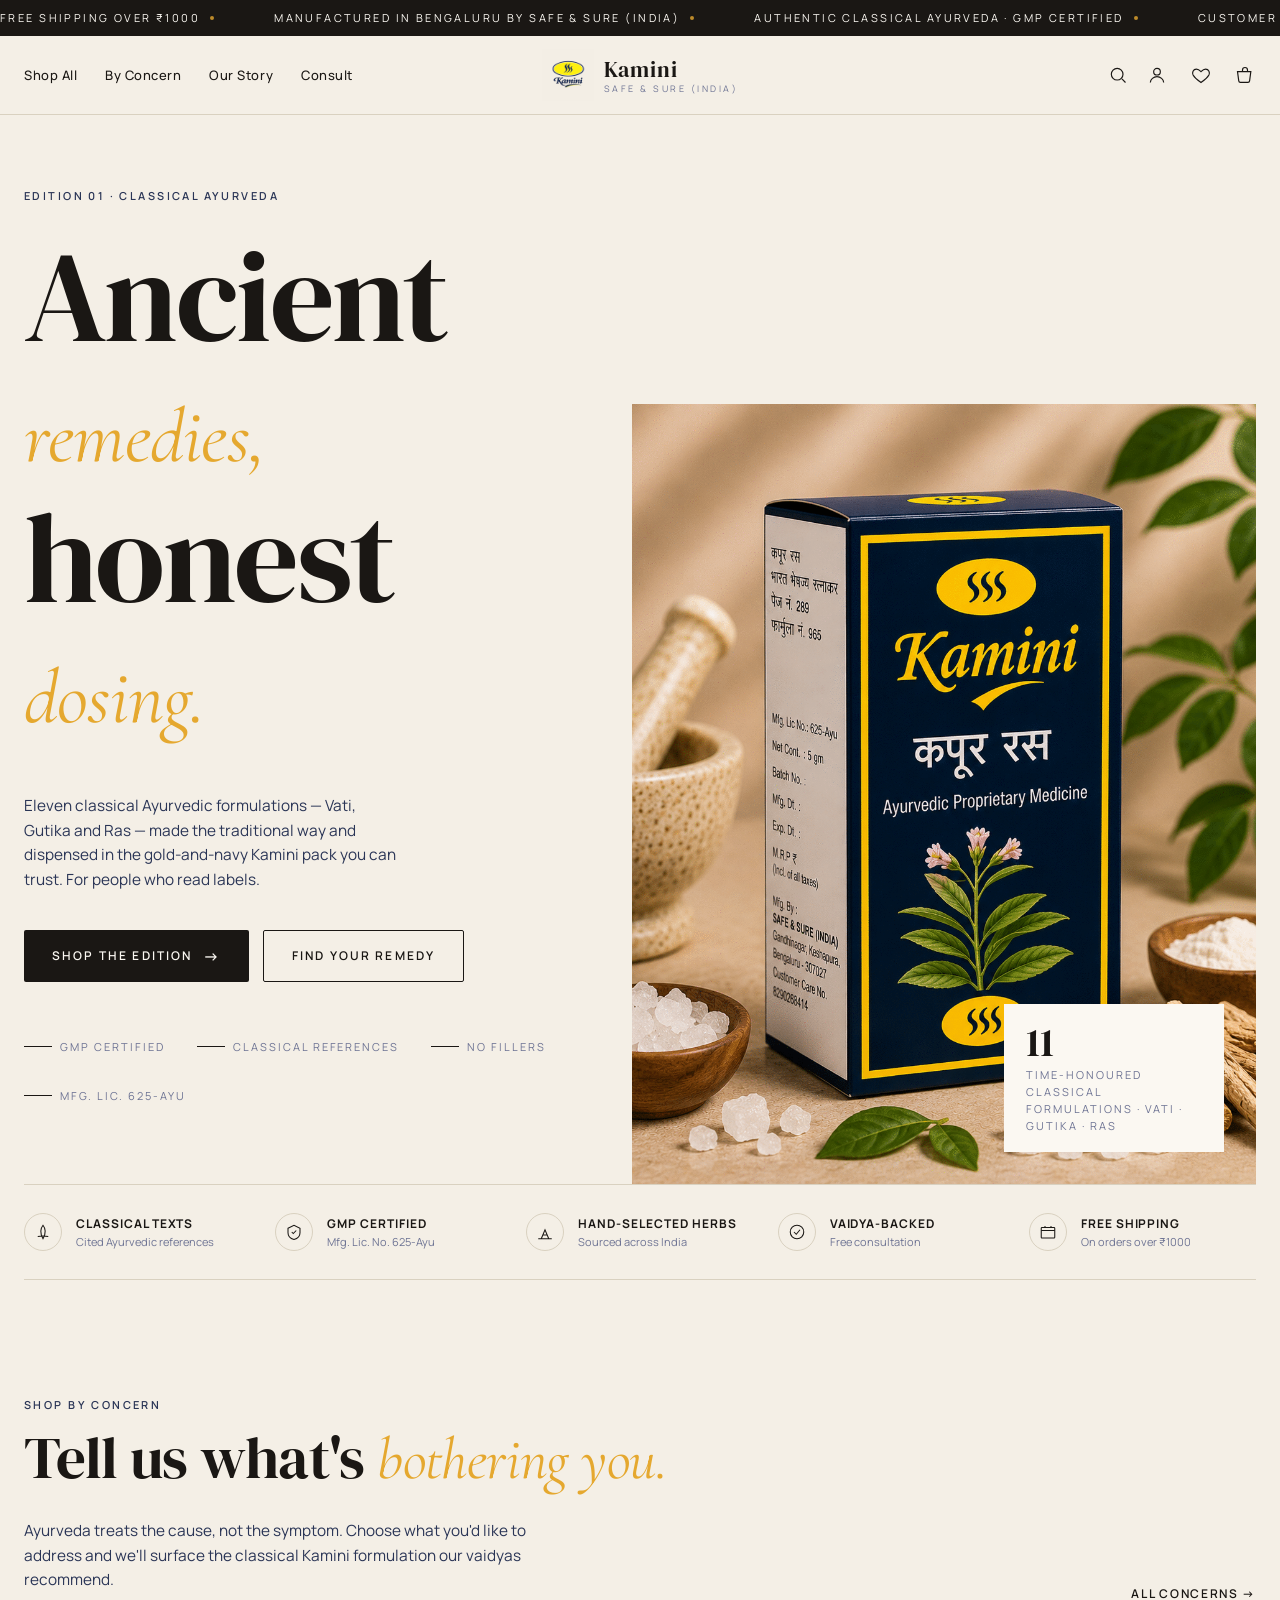
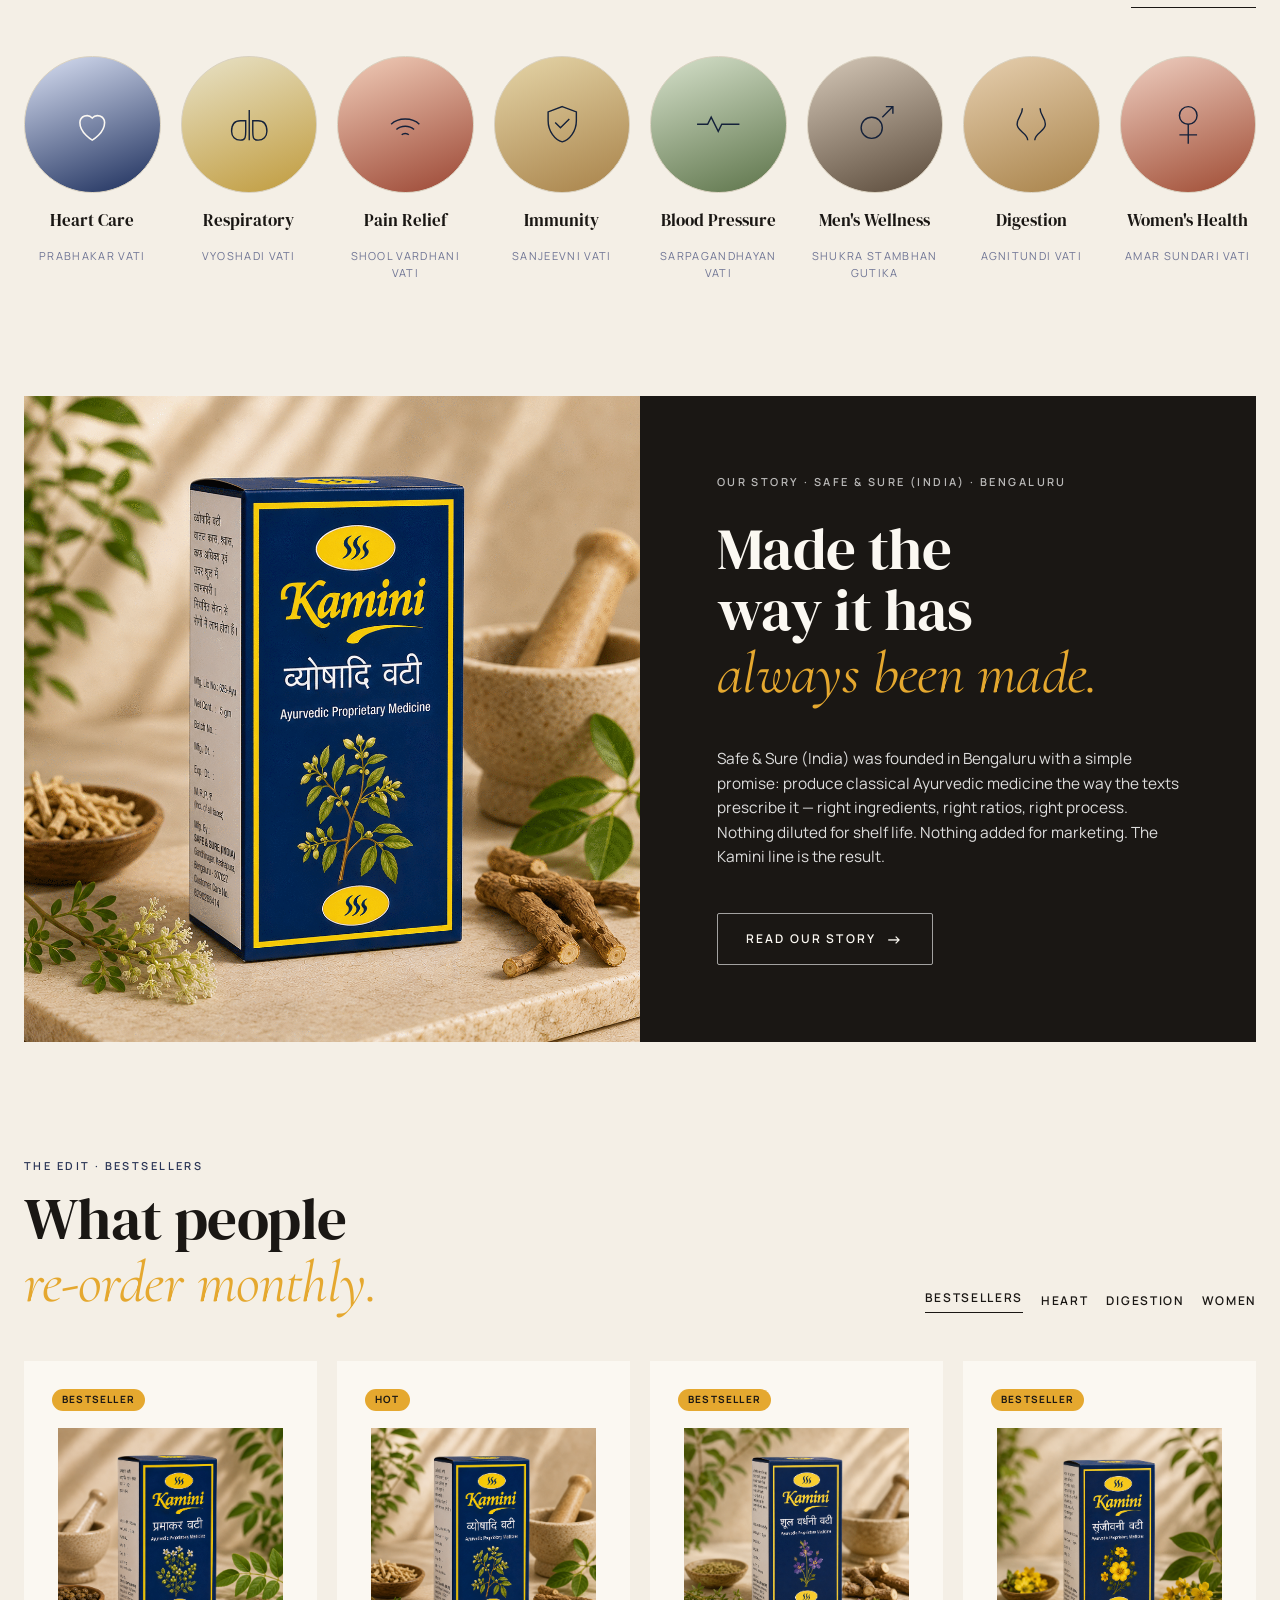
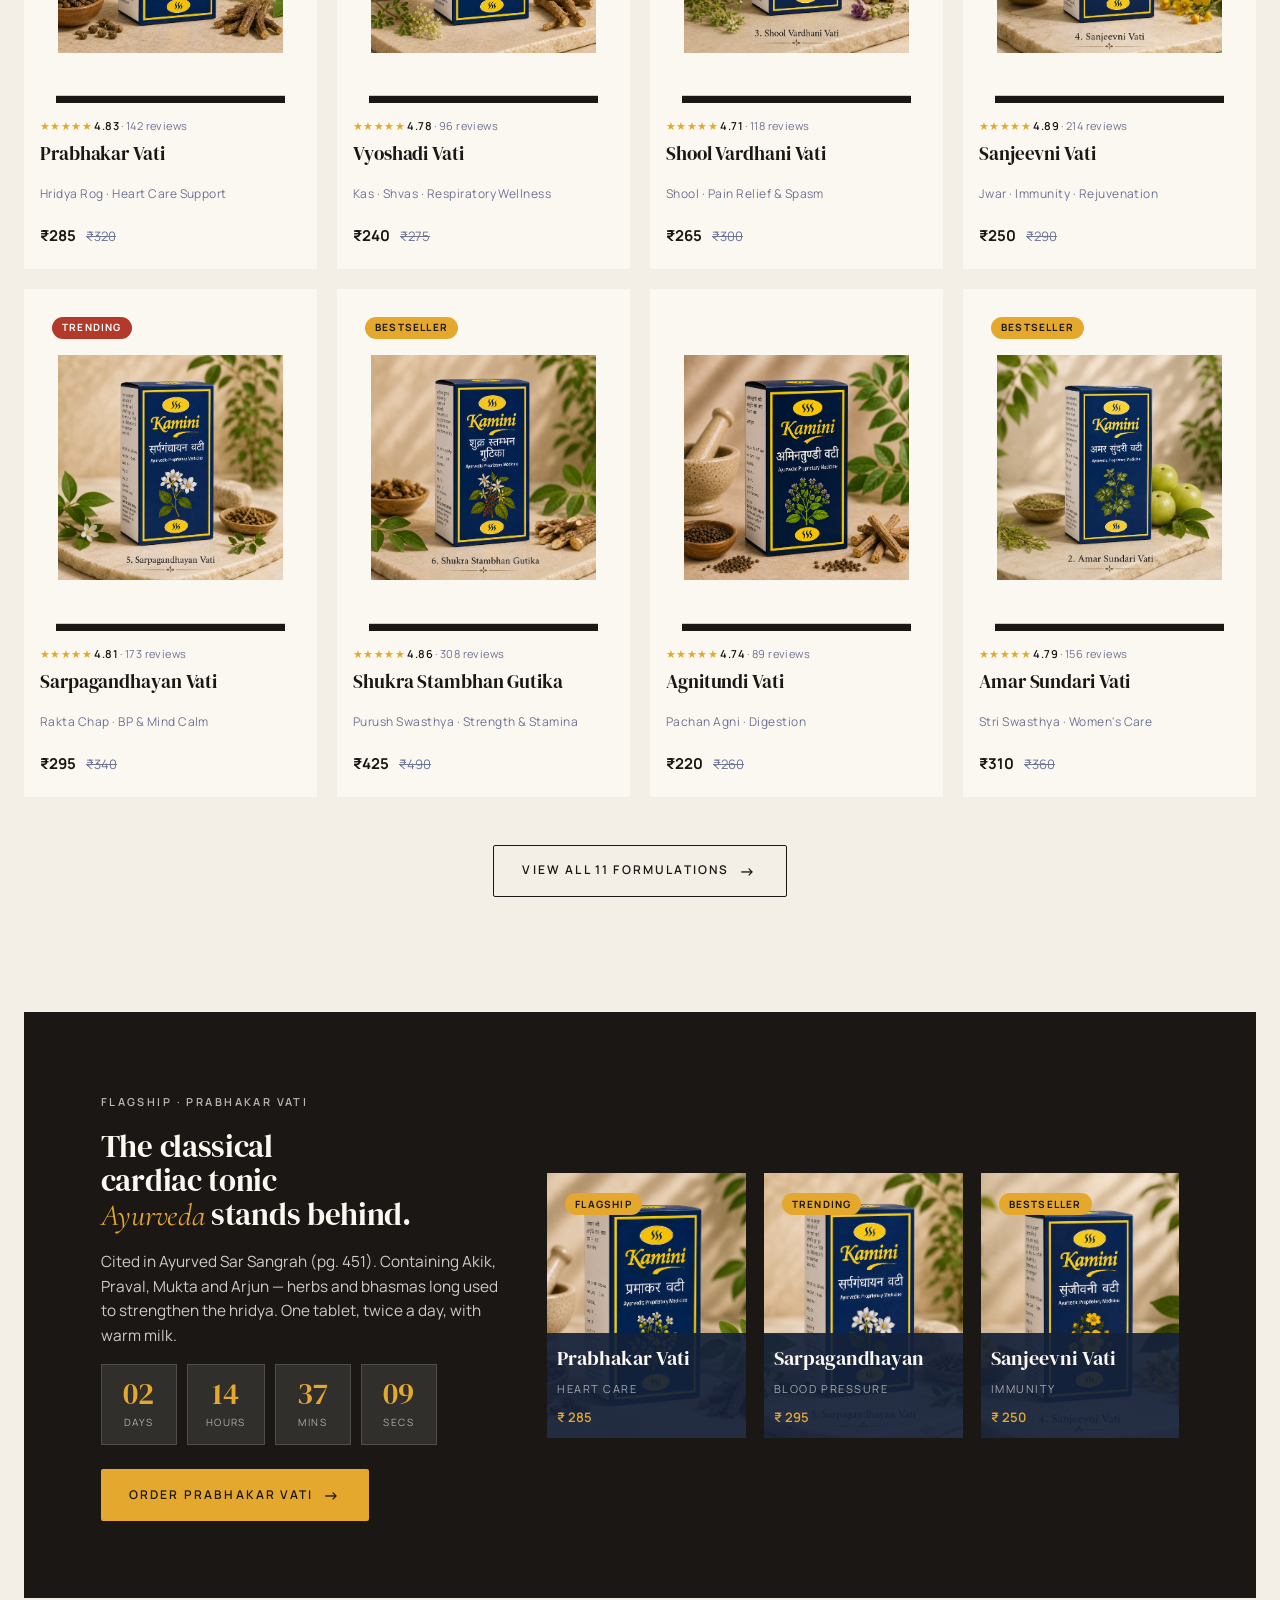
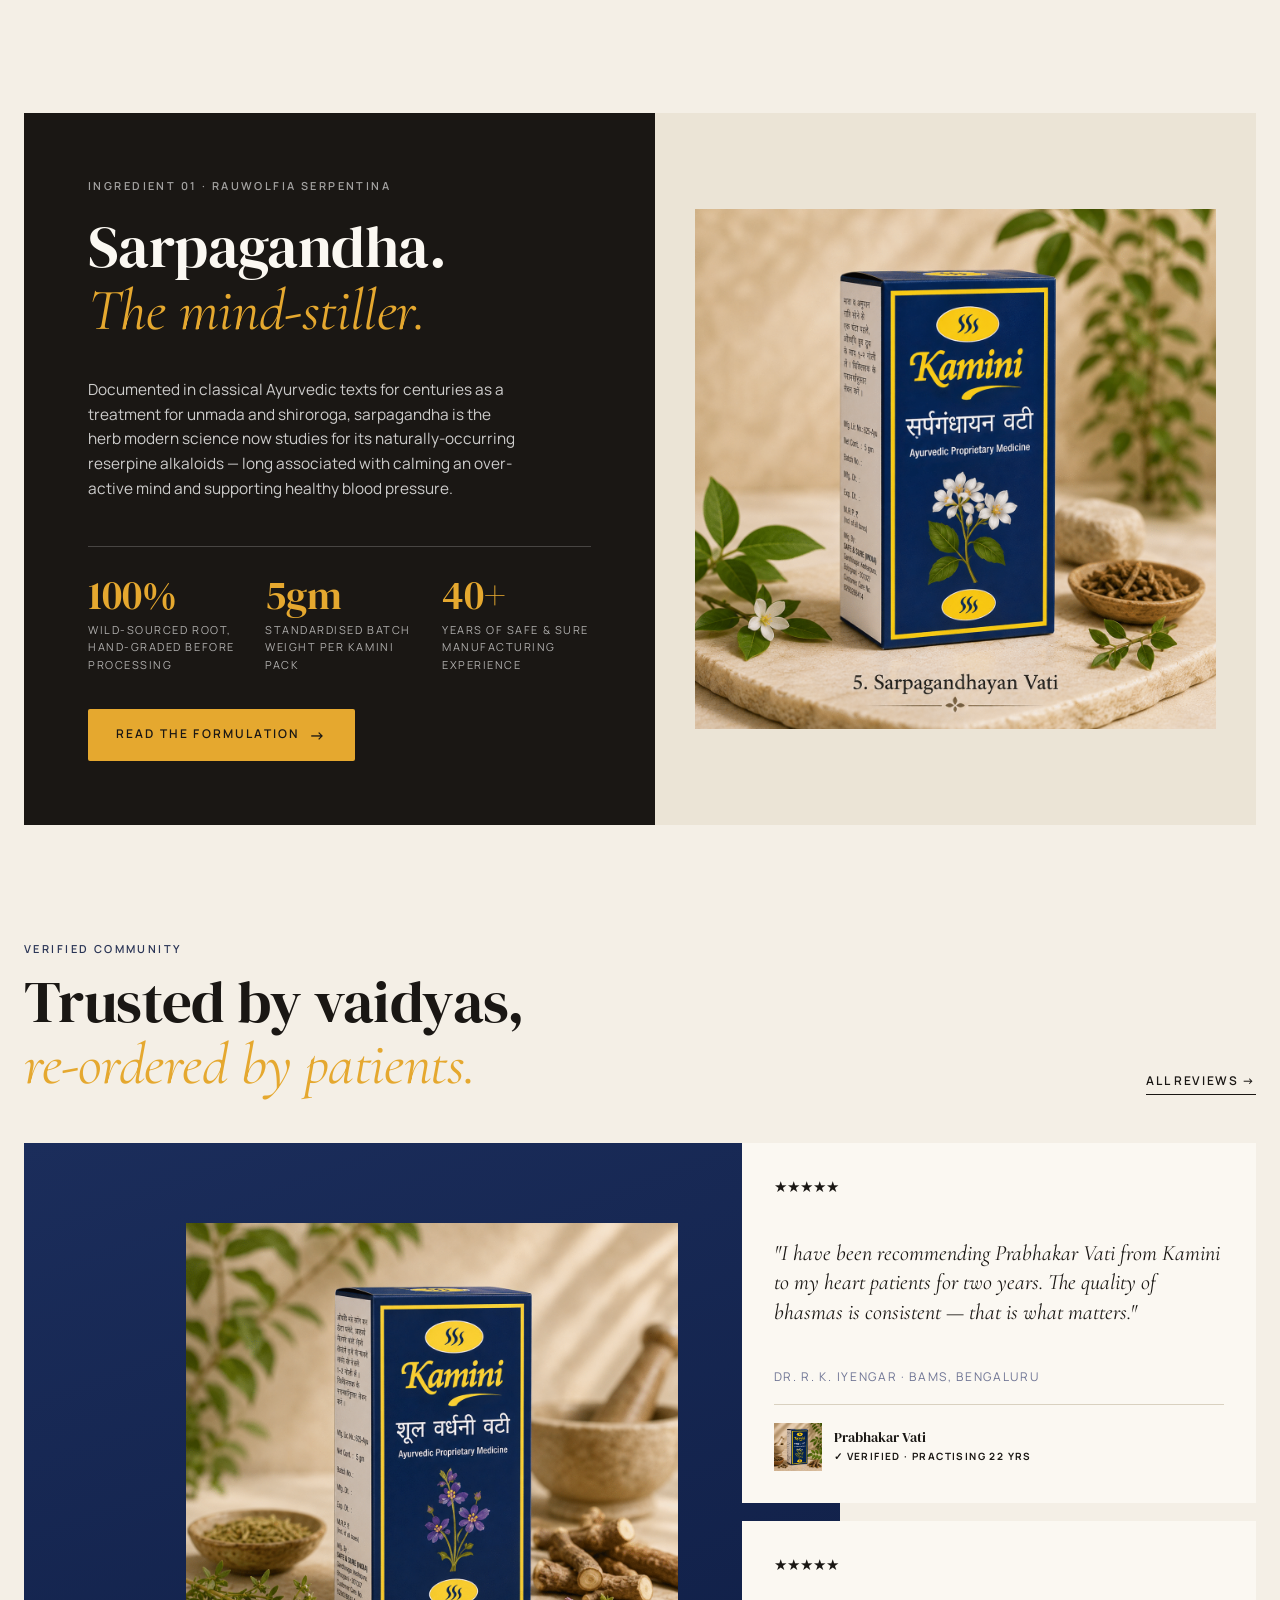
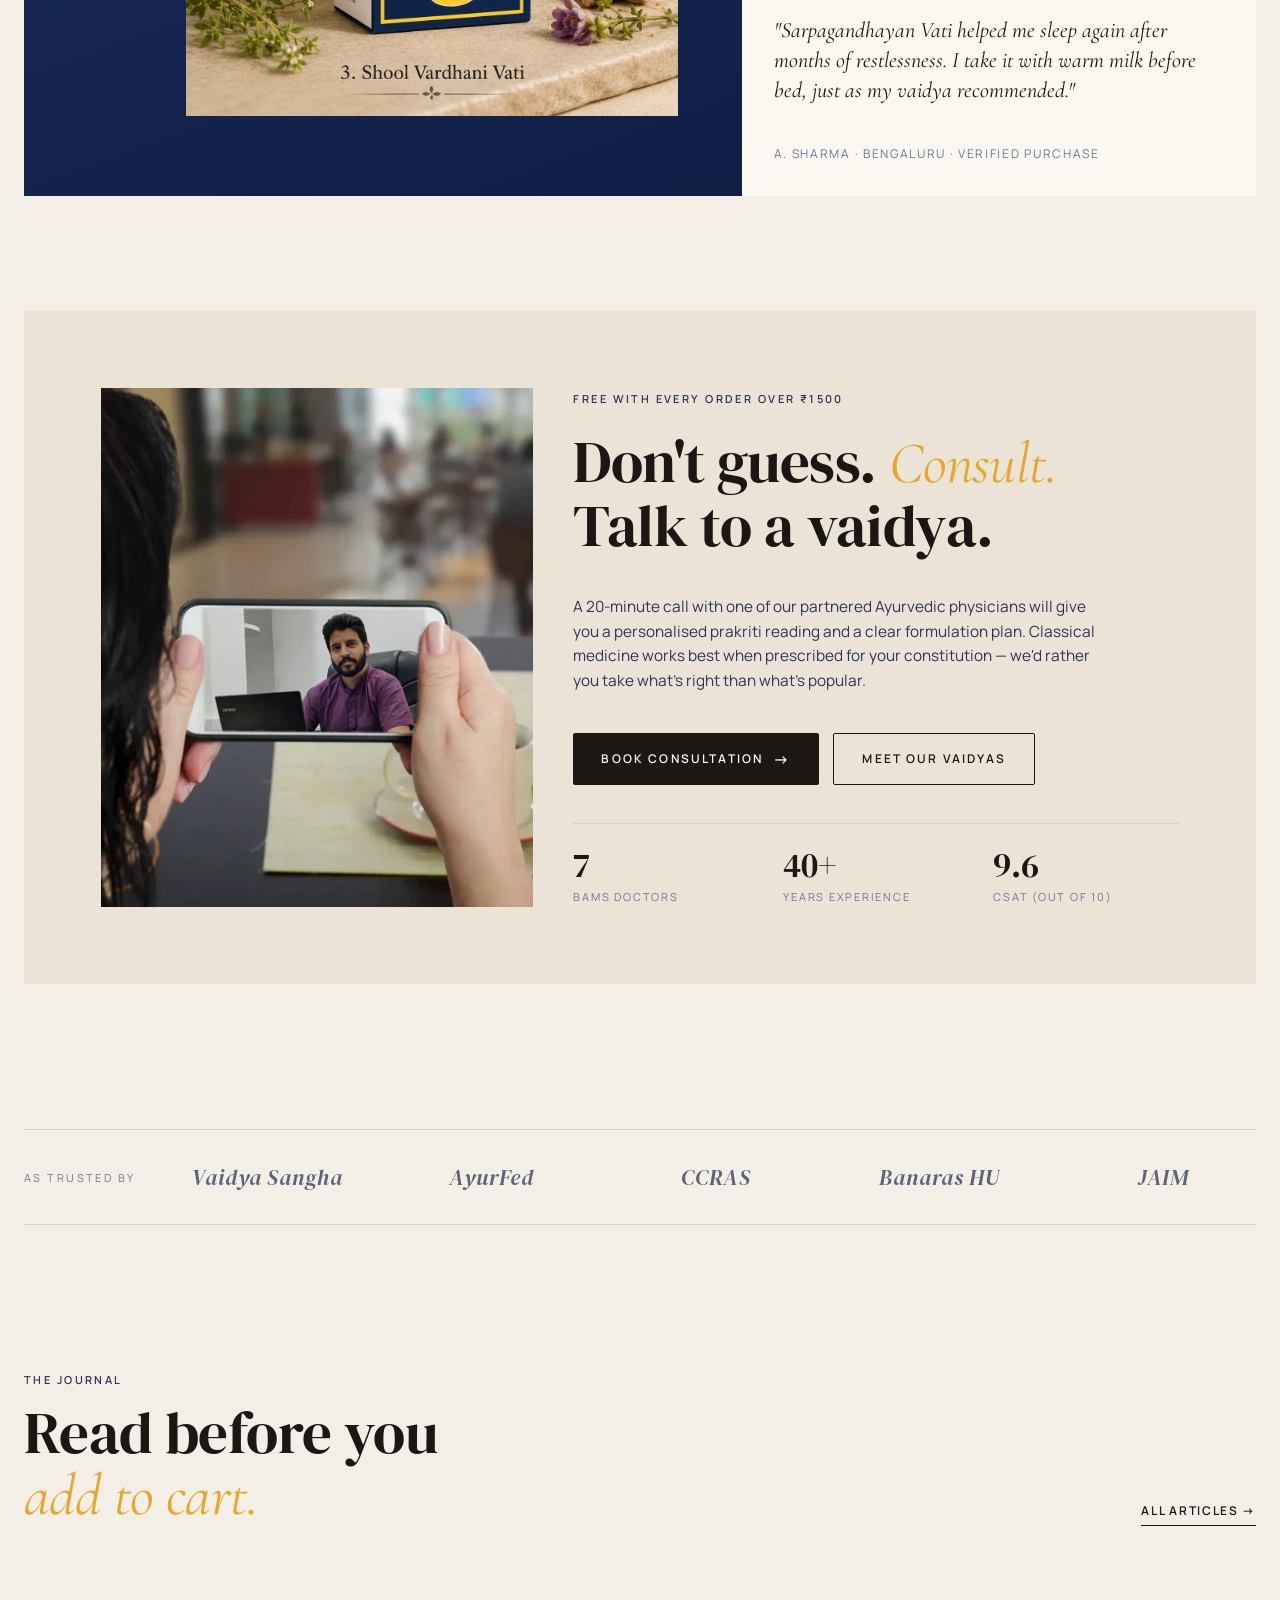
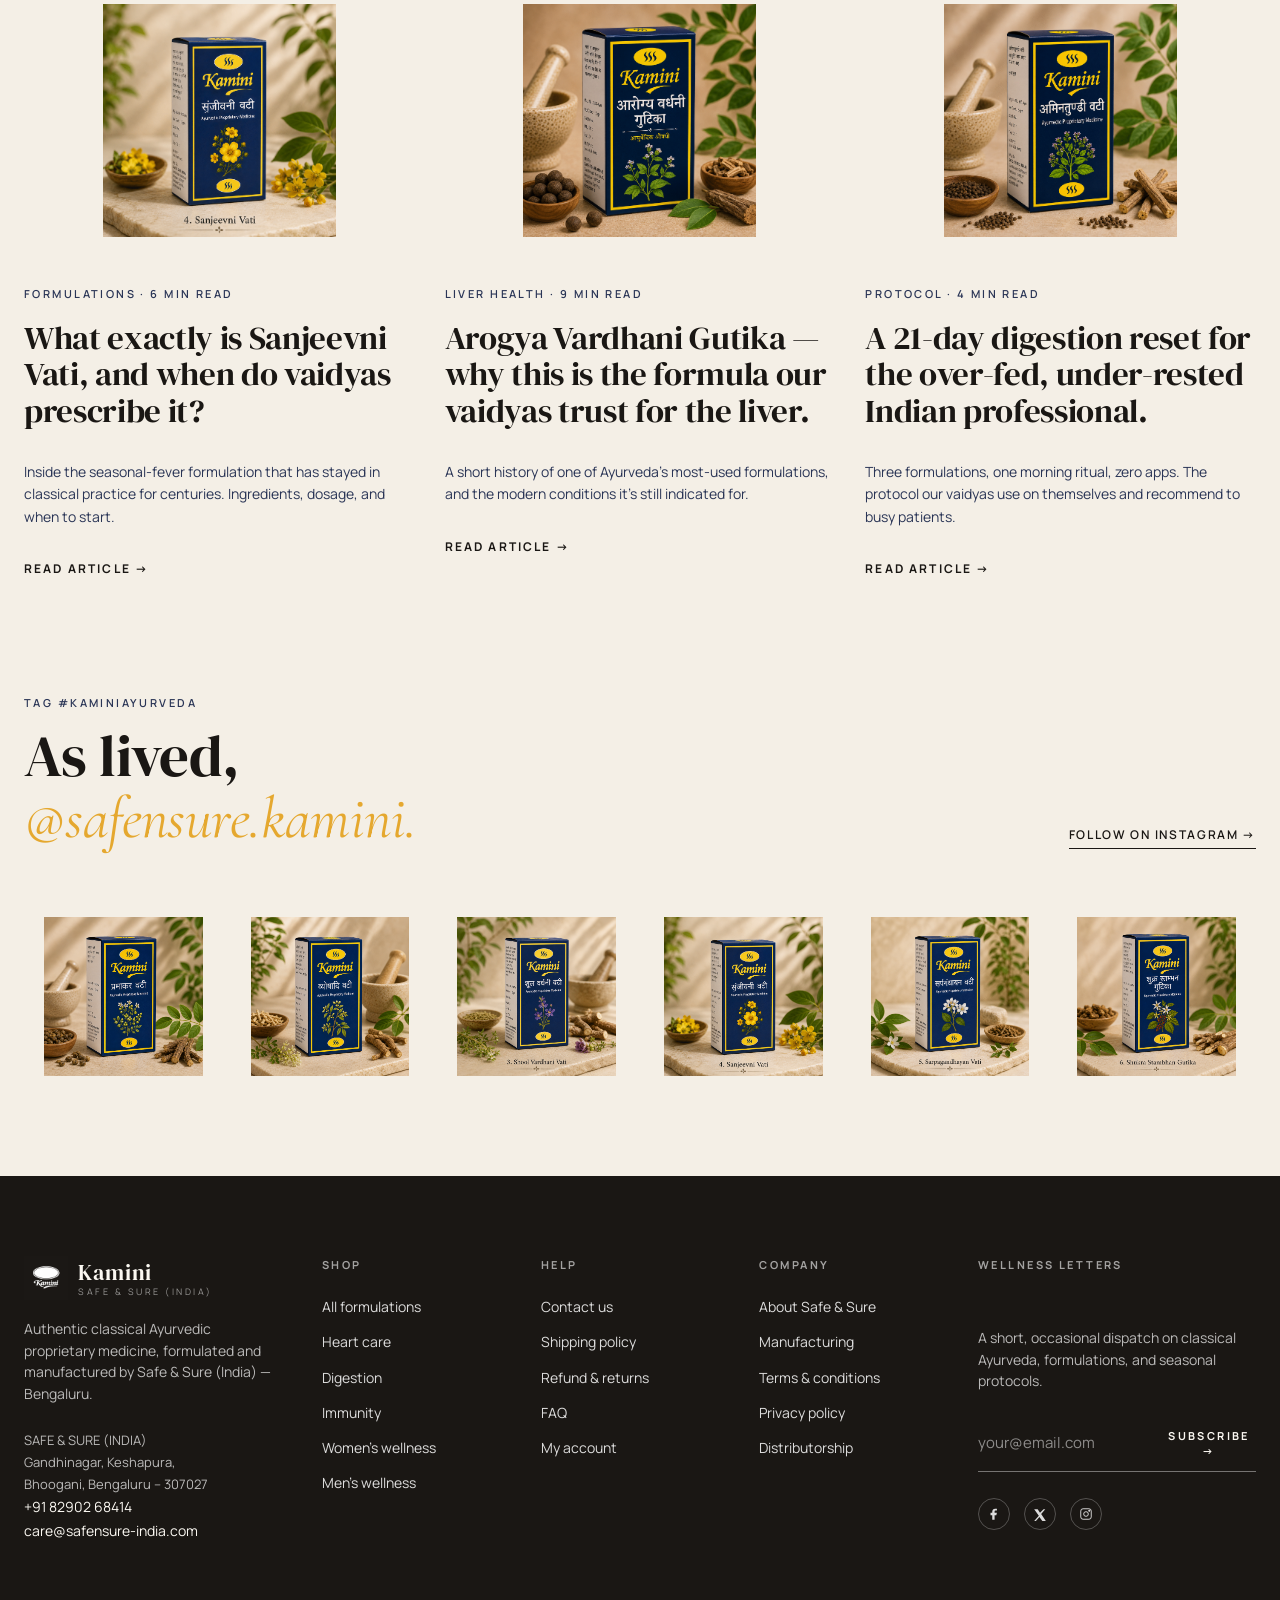
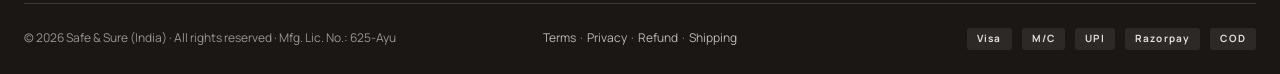
<file: index.html>
<!DOCTYPE html>
<html lang="en">
<head>
<meta name="robots" content="noindex, nofollow, noarchive, nosnippet">
<meta name="googlebot" content="noindex, nofollow">
<meta charset="UTF-8" />
<meta name="viewport" content="width=device-width, initial-scale=1.0" />
<title>Kamini by Safe &amp; Sure (India) — Classical Ayurvedic Proprietary Medicine</title>
<meta name="description" content="Authentic classical Ayurvedic proprietary medicine — Vati, Gutika and Ras formulations. Manufactured in Bengaluru by Safe &amp; Sure (India)." />
<link rel="preconnect" href="https://fonts.googleapis.com" />
<link rel="preconnect" href="https://fonts.gstatic.com" crossorigin />
<link href="https://fonts.googleapis.com/css2?family=DM+Serif+Display:ital@0;1&family=Cormorant+Garamond:ital,wght@0,400;0,500;1,400;1,500&family=Manrope:wght@300;400;500;600;700&display=swap" rel="stylesheet" />
<link rel="icon" type="image/png" href="assets/logo.png" />
<link rel="stylesheet" href="styles.css" />
</head>
<body data-page="home">

<div id="site-header"></div>

<main class="wide">

  <!-- ============== HERO ============== -->
  <section class="hero">
    <div class="hero-grid">
      <div class="hero-copy reveal">
        <div class="eyebrow">Edition&nbsp;01&nbsp;&middot;&nbsp;Classical Ayurveda</div>
        <h1 class="h-display gh-0987" style="margin-top:32px;">
          Ancient
          <!-- <br/> -->
          <span class="hero-floating-italic italic">remedies,</span>
          <!-- <br/> -->
          honest
          <br class="hide-sm-12378"/>
          <span class="hero-floating-italic italic">dosing.</span>
        </h1>
        <p class="lede" style="margin-top:36px;max-width:42ch;">
          Eleven classical Ayurvedic formulations — Vati, Gutika and Ras —
          made the traditional way and dispensed in the gold-and-navy
          Kamini pack you can trust. For people who read labels.
        </p>
        <div class="hero-actions">
          <a class="btn btn-dark" href="shop.html">Shop the edition <span class="btn-arrow">→</span></a>
          <a class="btn btn-outline" href="#concerns">Find your remedy</a>
        </div>
        <div class="hero-tags">
          <span class="hero-tag">GMP Certified</span>
          <span class="hero-tag">Classical references</span>
          <span class="hero-tag">No fillers</span>
          <span class="hero-tag">Mfg. Lic. 625-Ayu</span>
        </div>
      </div>

      <div class="hero-media reveal" style="background:#1B2D5B;">
        <img
          src="assets/kapoor-ras.png"
          alt="Kamini Prabhakar Vati — Ayurvedic Proprietary Medicine by Safe & Sure (India)"
          style="object-fit:cover;"
        />
        <div class="hero-stamp">
          <span class="num serif">11<small style="font-size:18px;"></small></span>
          <span class="lab">Time-honoured classical formulations · Vati &middot; Gutika &middot; Ras</span>
        </div>
      </div>
    </div>
  </section>

  <!-- ============== VALUE STRIP ============== -->
  <section class="value-strip">
    <div class="value-grid">
      <div class="value-item">
        <div class="value-icon"><svg viewBox="0 0 24 24"><path d="M12 3c4 5 4 11 0 18-4-7-4-13 0-18z"/><path d="M5 18c5-1 9-1 14 0"/></svg></div>
        <div class="value-text"><b>Classical Texts</b><small>Cited Ayurvedic references</small></div>
      </div>
      <div class="value-item">
        <div class="value-icon"><svg viewBox="0 0 24 24"><path d="M4 7l8-4 8 4v6c0 5-4 8-8 9-4-1-8-4-8-9V7z"/><path d="M9 12l2 2 4-4"/></svg></div>
        <div class="value-text"><b>GMP Certified</b><small>Mfg. Lic. No. 625-Ayu</small></div>
      </div>
      <div class="value-item">
        <div class="value-icon"><svg viewBox="0 0 24 24"><path d="M7 21l5-12 5 12M3 21h18M9 16h6"/></svg></div>
        <div class="value-text"><b>Hand-Selected Herbs</b><small>Sourced across India</small></div>
      </div>
      <div class="value-item">
        <div class="value-icon"><svg viewBox="0 0 24 24"><circle cx="12" cy="12" r="9"/><path d="M8 12l3 3 5-6"/></svg></div>
        <div class="value-text"><b>Vaidya-Backed</b><small>Free consultation</small></div>
      </div>
      <div class="value-item">
        <div class="value-icon"><svg viewBox="0 0 24 24"><rect x="3" y="6" width="18" height="14" rx="1"/><path d="M3 10h18M8 6V4M16 6V4"/></svg></div>
        <div class="value-text"><b>Free Shipping</b><small>On orders over ₹1000</small></div>
      </div>
    </div>
  </section>

  <!-- ============== CONCERNS ============== -->
  <section id="concerns" class="section-pad">
    <div class="sec-head reveal">
      <div class="left">
        <span class="eyebrow">Shop by Concern</span>
        <h2 class="h-section serif">Tell us what's <span class="italic" style="color:var(--saffron);">bothering you.</span></h2>
        <p class="lede">Ayurveda treats the cause, not the symptom. Choose what you'd like to address and we'll surface the classical Kamini formulation our vaidyas recommend.</p>
      </div>
      <div class="links">
        <a href="shop.html" class="active">All concerns →</a>
      </div>
    </div>

    <div class="concerns reveal">
      <a class="concern" href="shop.html?c=Heart%20Care">
        <div class="concern-circle" style="background:linear-gradient(160deg,#D9E0F3,#1B2D5B);">
          <svg viewBox="0 0 64 64" fill="none" stroke="#FBF8F2" stroke-width="1.8"><path d="M32 50s-14-8-14-20a8 8 0 0114-5 8 8 0 0114 5c0 12-14 20-14 20z"/></svg>
        </div>
        <span class="concern-label">Heart Care</span>
        <span class="concern-count">Prabhakar Vati</span>
      </a>
      <a class="concern" href="shop.html?c=Respiratory">
        <div class="concern-circle" style="background:linear-gradient(160deg,#E8E2C7,#C09B3D);">
          <svg viewBox="0 0 64 64" fill="none" stroke="#14213A" stroke-width="1.6"><path d="M32 16v34M22 28c-6 0-10 4-10 12 0 6 4 10 10 10s6-4 6-10V28zM42 28c6 0 10 4 10 12 0 6-4 10-10 10s-6-4-6-10V28z"/></svg>
        </div>
        <span class="concern-label">Respiratory</span>
        <span class="concern-count">Vyoshadi Vati</span>
      </a>
      <a class="concern" href="shop.html?c=Pain%20Relief">
        <div class="concern-circle" style="background:linear-gradient(160deg,#F1CDB9,#9B4633);">
          <svg viewBox="0 0 64 64" fill="none" stroke="#14213A" stroke-width="1.6"><path d="M16 32c8-8 24-8 32 0M22 38c5-5 15-5 20 0M28 44c2-2 6-2 8 0"/></svg>
        </div>
        <span class="concern-label">Pain Relief</span>
        <span class="concern-count">Shool Vardhani Vati</span>
      </a>
      <a class="concern" href="shop.html?c=Immunity">
        <div class="concern-circle" style="background:linear-gradient(160deg,#E5D5A8,#A88249);">
          <svg viewBox="0 0 64 64" fill="none" stroke="#14213A" stroke-width="1.6"><path d="M32 12l16 6v10c0 12-8 22-16 24-8-2-16-12-16-24V18l16-6z"/><path d="M24 30l6 6 10-10"/></svg>
        </div>
        <span class="concern-label">Immunity</span>
        <span class="concern-count">Sanjeevni Vati</span>
      </a>
      <a class="concern" href="shop.html?c=Blood%20Pressure">
        <div class="concern-circle" style="background:linear-gradient(160deg,#D6E1CB,#5C7349);">
          <svg viewBox="0 0 64 64" fill="none" stroke="#14213A" stroke-width="1.6"><path d="M8 32h12l4-8 8 16 4-8h20"/></svg>
        </div>
        <span class="concern-label">Blood Pressure</span>
        <span class="concern-count">Sarpagandhayan Vati</span>
      </a>
      <a class="concern" href="shop.html?c=Men's%20Wellness">
        <div class="concern-circle" style="background:linear-gradient(160deg,#D5C8B8,#5A4A3A);">
          <svg viewBox="0 0 64 64" fill="none" stroke="#14213A" stroke-width="1.6"><circle cx="28" cy="36" r="12"/><path d="M40 24l12-12M44 12h8v8"/></svg>
        </div>
        <span class="concern-label">Men's Wellness</span>
        <span class="concern-count">Shukra Stambhan Gutika</span>
      </a>
      <a class="concern" href="shop.html?c=Digestion">
        <div class="concern-circle" style="background:linear-gradient(160deg,#E6CFAF,#A88249);">
          <svg viewBox="0 0 64 64" fill="none" stroke="#14213A" stroke-width="1.6"><path d="M22 14c0 8-6 10-6 18s12 10 12 18M42 14c0 8 6 10 6 18s-12 10-12 18"/></svg>
        </div>
        <span class="concern-label">Digestion</span>
        <span class="concern-count">Agnitundi Vati</span>
      </a>
      <a class="concern" href="shop.html?c=Women's%20Health">
        <div class="concern-circle" style="background:linear-gradient(160deg,#EFCFC1,#9F4B33);">
          <svg viewBox="0 0 64 64" fill="none" stroke="#14213A" stroke-width="1.6"><circle cx="32" cy="22" r="10"/><path d="M32 32v22M22 44h20"/></svg>
        </div>
        <span class="concern-label">Women's Health</span>
        <span class="concern-count">Amar Sundari Vati</span>
      </a>
    </div>
  </section>

  <!-- ============== STORY SPLIT ============== -->
  <section class="section-pad" style="padding-top:0;">
    <div class="split reveal">
      <div class="split-image" style="background:linear-gradient(160deg,#D9E0F3 0%,#1B2D5B 100%);">
        <img src="assets/vyoshadi-vati.png" alt="Kamini Prabhakar Vati on apothecary surface" style="object-fit:cover;"/>
      </div>
      <div class="split-copy">
        <span class="eyebrow">Our story · Safe &amp; Sure (India) · Bengaluru</span>
        <h2 class="h-section serif">Made the<br/>way it has<br/><span class="italic">always been made.</span></h2>
        <p class="lede">
          Safe &amp; Sure (India) was founded in Bengaluru with a simple promise:
          produce classical Ayurvedic medicine the way the texts prescribe it —
          right ingredients, right ratios, right process. Nothing diluted for
          shelf life. Nothing added for marketing. The Kamini line is the result.
        </p>
        <div>
          <a class="btn btn-ghost" href="about.html">Read our story <span class="btn-arrow">→</span></a>
        </div>
      </div>
    </div>
  </section>

  <!-- ============== BESTSELLERS GRID ============== -->
  <section class="section-pad" style="padding-top:0;">
    <div class="sec-head reveal">
      <div class="left">
        <span class="eyebrow">The Edit · Bestsellers</span>
        <h2 class="h-section serif">What people<br/><span class="italic" style="color:var(--saffron);">re-order monthly.</span></h2>
      </div>
      <div class="links">
        <a href="shop.html" class="active">Bestsellers</a>
        <a href="shop.html?c=Heart%20Care">Heart</a>
        <a href="shop.html?c=Digestion">Digestion</a>
        <a href="shop.html?c=Women's%20Health">Women</a>
      </div>
    </div>

    <div id="bestsellers-grid" class="product-grid reveal"></div>

    <div style="text-align:center;margin-top:48px;">
      <a class="btn btn-outline" href="shop.html">View all 11 formulations <span class="btn-arrow">→</span></a>
    </div>
  </section>

  <!-- ============== FLAGSHIP FEATURE ============== -->
  <section class="section-pad" style="padding-top:0;">
    <div class="flash reveal thygt-12357">
      <div>
        <span class="eyebrow" style="color:rgba(255,255,255,.7);">Flagship · Prabhakar Vati</span>
        <h2 class="h-block serif" style="margin-top:18px;">The classical<br/>cardiac tonic<br/><span class="italic">Ayurveda</span> stands behind.</h2>
        <p class="lede" style="margin-top:18px;">
          Cited in Ayurved Sar Sangrah (pg. 451). Containing Akik, Praval, Mukta
          and Arjun — herbs and bhasmas long used to strengthen the hridya.
          One tablet, twice a day, with warm milk.
        </p>
        <div class="timer">
          <div class="timer-pill"><span class="v" id="t-d">02</span><span class="l">Days</span></div>
          <div class="timer-pill"><span class="v" id="t-h">14</span><span class="l">Hours</span></div>
          <div class="timer-pill"><span class="v" id="t-m">37</span><span class="l">Mins</span></div>
          <div class="timer-pill"><span class="v" id="t-s">12</span><span class="l">Secs</span></div>
        </div>
        <div style="margin-top:24px;">
          <a class="btn btn-gold" href="product.html?slug=prabhakar-vati">Order Prabhakar Vati <span class="btn-arrow">→</span></a>
        </div>
      </div>
      <div style="display:grid;grid-template-columns:repeat(3,1fr);gap:18px;">
        <a href="product.html?slug=prabhakar-vati" style="aspect-ratio:3/4;background:#F4EFE6;display:flex;flex-direction:column;justify-content:space-between;padding:18px;position:relative;overflow:hidden;text-decoration:none;">
          <img src="assets/prabhakar-vati.png" alt="Prabhakar Vati" style="position:absolute;inset:0;width:100%;height:100%;object-fit:cover;"/>
          <div style="position:relative;z-index:2;"><span class="badge badge-best">Flagship</span></div>
          <div style="position:relative;z-index:2;background:rgba(20,33,58,.92);padding:10px;margin:-18px;margin-top:0;">
            <div class="serif" style="color:#FBF8F2;font-size:20px;">Prabhakar Vati</div>
            <div style="font-size:11px;color:rgba(255,255,255,.6);letter-spacing:.14em;text-transform:uppercase;margin-top:6px;">Heart Care</div>
            <div style="font-size:13px;color:var(--saffron);margin-top:10px;font-weight:600;">₹ 285</div>
          </div>
        </a>
        <a href="product.html?slug=sarpagandhayan-vati" style="aspect-ratio:3/4;background:#F4EFE6;display:flex;flex-direction:column;justify-content:space-between;padding:18px;position:relative;overflow:hidden;text-decoration:none;">
          <img src="assets/sarpagandhayan-vati.png" alt="Sarpagandhayan Vati" style="position:absolute;inset:0;width:100%;height:100%;object-fit:cover;"/>
          <div style="position:relative;z-index:2;"><span class="badge badge-hot">Trending</span></div>
          <div style="position:relative;z-index:2;background:rgba(20,33,58,.92);padding:10px;margin:-18px;margin-top:0;">
            <div class="serif" style="color:#FBF8F2;font-size:20px;">Sarpagandhayan</div>
            <div style="font-size:11px;color:rgba(255,255,255,.6);letter-spacing:.14em;text-transform:uppercase;margin-top:6px;">Blood Pressure</div>
            <div style="font-size:13px;color:var(--saffron);margin-top:10px;font-weight:600;">₹ 295</div>
          </div>
        </a>
        <a href="product.html?slug=sanjeevni-vati" style="aspect-ratio:3/4;background:#F4EFE6;display:flex;flex-direction:column;justify-content:space-between;padding:18px;position:relative;overflow:hidden;text-decoration:none;">
          <img src="assets/sanjeevni-vati.png" alt="Sanjeevni Vati" style="position:absolute;inset:0;width:100%;height:100%;object-fit:cover;"/>
          <div style="position:relative;z-index:2;"><span class="badge badge-best">Bestseller</span></div>
          <div style="position:relative;z-index:2;background:rgba(20,33,58,.92);padding:10px;margin:-18px;margin-top:0;">
            <div class="serif" style="color:#FBF8F2;font-size:20px;">Sanjeevni Vati</div>
            <div style="font-size:11px;color:rgba(255,255,255,.6);letter-spacing:.14em;text-transform:uppercase;margin-top:6px;">Immunity</div>
            <div style="font-size:13px;color:var(--saffron);margin-top:10px;font-weight:600;">₹ 250</div>
          </div>
        </a>
      </div>
    </div>
  </section>

  <!-- ============== INGREDIENT DEEP DIVE ============== -->
  <section class="section-pad" style="padding-top:0;">
    <div class="ingredient reveal">
      <div class="ingredient-text">
        <span class="eyebrow">Ingredient 01 · Rauwolfia serpentina</span>
        <h2 class="h-section serif">Sarpagandha.<br/><span class="italic">The mind-stiller.</span></h2>
        <p class="lede">
          Documented in classical Ayurvedic texts for centuries as a treatment for
          unmada and shiroroga, sarpagandha is the herb modern science now studies
          for its naturally-occurring reserpine alkaloids — long associated with
          calming an over-active mind and supporting healthy blood pressure.
        </p>
        <div class="ingredient-stats">
          <div><div class="num serif">100%</div><span class="lab">Wild-sourced root, hand-graded before processing</span></div>
          <div><div class="num serif">5gm</div><span class="lab">Standardised batch weight per Kamini pack</span></div>
          <div><div class="num serif">40+</div><span class="lab">Years of Safe &amp; Sure manufacturing experience</span></div>
        </div>
        <div style="margin-top:14px;">
          <a class="btn btn-gold" href="product.html?slug=sarpagandhayan-vati">Read the formulation <span class="btn-arrow">→</span></a>
        </div>
      </div>
      <div class="ingredient-image">
        <img src="assets/sarpagandhayan-vati.png" alt="Sarpagandhayan Vati — Kamini classical formulation" style="object-fit:contain;padding:40px;"/>
      </div>
    </div>
  </section>

  <!-- ============== COMMUNITY ============== -->
  <section class="section-pad" style="padding-top:0;">
    <div class="sec-head reveal">
      <div class="left">
        <span class="eyebrow">Verified community</span>
        <h2 class="h-section serif">Trusted by vaidyas,<br/><span class="italic" style="color:var(--saffron);">re-ordered by patients.</span></h2>
      </div>
      <div class="links">
        <a href="#" class="active">All reviews →</a>
      </div>
    </div>
    <div class="community reveal">
      <div class="community-photo" style="background:linear-gradient(160deg,#1B2D5B,#0F1E45);">
        <img src="assets/shool-vardhani-vati.png" alt="Kamini Dugdh Vati packaging" style="object-fit:contain;padding:80px;"/>
      </div>
      <div style="display:flex;flex-direction:column;gap:18px;">
        <div class="review-card">
          <div class="review-stars">★★★★★</div>
          <p class="review-quote">"I have been recommending Prabhakar Vati from Kamini to my heart patients for two years. The quality of bhasmas is consistent — that is what matters."</p>
          <div class="review-author">Dr. R. K. Iyengar · BAMS, Bengaluru</div>
          <div class="review-product">
            <img src="assets/prabhakar-vati.png" alt="Prabhakar Vati"/>
            <div>
              <div style="font-family:var(--serif);font-size:14px;line-height:1.1;">Prabhakar Vati</div>
              <div class="verified" style="margin-top:4px;">✓ Verified · Practising 22 yrs</div>
            </div>
          </div>
        </div>
        <div class="review-card">
          <div class="review-stars">★★★★★</div>
          <p class="review-quote">"Sarpagandhayan Vati helped me sleep again after months of restlessness. I take it with warm milk before bed, just as my vaidya recommended."</p>
          <div class="review-author">A. Sharma · Bengaluru · Verified purchase</div>
        </div>
      </div>
    </div>
  </section>

  <!-- ============== VAIDYA / CONSULT BLOCK ============== -->
  <section id="doctor" class="section-pad" style="padding-top:0;">
    <div class="doctor reveal">
      <div class="doctor-photo" style="background:linear-gradient(160deg,#1B2D5B,#0F1E45);display:grid;place-items:center;background-image: url(./assets/doctor.webp);background-size: cover;
    background-repeat: no-repeat;background-position: center;">
        <div style="text-align:center;color:var(--saffron);padding:40px;display: none;">
          <div style="font-family:var(--serif);font-size:120px;line-height:1;">॥</div>
          <div style="font-family:var(--italic);font-style:italic;font-size:24px;margin-top:12px;color:var(--paper);">vaidyo Narayano Harih</div>
          <div style="font-size:11px;letter-spacing:.18em;text-transform:uppercase;color:rgba(255,255,255,.6);margin-top:14px;">The physician is the healer himself</div>
        </div>
      </div>
      <div class="doctor-body">
        <span class="eyebrow">Free with every order over ₹1500</span>
        <h2 class="h-section serif">Don't guess. <span class="italic" style="color:var(--saffron);">Consult.</span><br/>Talk to a vaidya.</h2>
        <p class="lede">
          A 20-minute call with one of our partnered Ayurvedic physicians will
          give you a personalised prakriti reading and a clear formulation plan.
          Classical medicine works best when prescribed for your constitution —
          we'd rather you take what's right than what's popular.
        </p>
        <div style="display:flex;gap:14px;flex-wrap:wrap;">
          <a class="btn btn-dark" href="contact.html">Book consultation <span class="btn-arrow">→</span></a>
          <a class="btn btn-outline" href="about.html">Meet our vaidyas</a>
        </div>
        <div style="display:grid;grid-template-columns:repeat(3,1fr);gap:24px;margin-top:14px;padding-top:24px;border-top:1px solid var(--hairline);">
          <div><div class="serif" style="font-size:34px;line-height:1;">7</div><div style="font-size:11px;letter-spacing:.16em;text-transform:uppercase;color:var(--mute);margin-top:6px;">BAMS doctors</div></div>
          <div><div class="serif" style="font-size:34px;line-height:1;">40+</div><div style="font-size:11px;letter-spacing:.16em;text-transform:uppercase;color:var(--mute);margin-top:6px;">Years experience</div></div>
          <div><div class="serif" style="font-size:34px;line-height:1;">9.6</div><div style="font-size:11px;letter-spacing:.16em;text-transform:uppercase;color:var(--mute);margin-top:6px;">CSAT (out of 10)</div></div>
        </div>
      </div>
    </div>
  </section>

  <!-- ============== PRESS / TRUST ============== -->
  <section style="padding: 30px 0;">
    <div class="press reveal">
      <span class="press-label">As trusted by</span>
      <div class="press-name italic">Vaidya&nbsp;Sangha</div>
      <div class="press-name italic">AyurFed</div>
      <div class="press-name italic">CCRAS</div>
      <div class="press-name italic">Banaras&nbsp;HU</div>
      <div class="press-name italic">JAIM</div>
    </div>
  </section>

  <!-- ============== JOURNAL ============== -->
  <section class="section-pad">
    <div class="sec-head reveal">
      <div class="left">
        <span class="eyebrow">The Journal</span>
        <h2 class="h-section serif">Read before you<br/><span class="italic" style="color:var(--saffron);">add to cart.</span></h2>
      </div>
      <div class="links"><a href="#" class="active">All articles →</a></div>
    </div>
    <div class="reveal revea2387" id="journal-grid">
      <article style="display:flex;flex-direction:column;gap:18px;">
        <div class="okiuy-23568">
          <img src="assets/sanjeevni-vati.png" alt="Sanjeevni Vati article" style="width:100%;height:100%;object-fit:contain;padding:30px;" />
        </div>
        <span class="eyebrow">Formulations · 6 min read</span>
        <h3 class="h-block serif uyty-69387">What exactly is Sanjeevni Vati, and when do vaidyas prescribe it?</h3>
        <p class="lede" style="font-size:14px;">Inside the seasonal-fever formulation that has stayed in classical practice for centuries. Ingredients, dosage, and when to start.</p>
        <a href="#" style="font-size:12px;letter-spacing:.18em;text-transform:uppercase;font-weight:700;">Read article →</a>
      </article>
      <article style="display:flex;flex-direction:column;gap:18px;">
        <div class="okiuy-23568">
          <img src="assets/arogyavardhani-gutika.png" alt="Arogya Vardhani article" style="width:100%;height:100%;object-fit:contain;padding:30px;" />
        </div>
        <span class="eyebrow">Liver Health · 9 min read</span>
        <h3 class="h-block serif uyty-69387">Arogya Vardhani Gutika — why this is the formula our vaidyas trust for the liver.</h3>
        <p class="lede" style="font-size:14px;">A short history of one of Ayurveda's most-used formulations, and the modern conditions it's still indicated for.</p>
        <a href="#" style="font-size:12px;letter-spacing:.18em;text-transform:uppercase;font-weight:700;">Read article →</a>
      </article>
      <article style="display:flex;flex-direction:column;gap:18px;">
        <div class="okiuy-23568">
          <img src="assets/agnitundi-vati.png" alt="Agnitundi protocol" style="width:100%;height:100%;object-fit:contain;padding:30px;" />
        </div>
        <span class="eyebrow">Protocol · 4 min read</span>
        <h3 class="h-block serif uyty-69387">A 21-day digestion reset for the over-fed, under-rested Indian professional.</h3>
        <p class="lede" style="font-size:14px;">Three formulations, one morning ritual, zero apps. The protocol our vaidyas use on themselves and recommend to busy patients.</p>
        <a href="#" style="font-size:12px;letter-spacing:.18em;text-transform:uppercase;font-weight:700;">Read article →</a>
      </article>
    </div>
  </section>

  <!-- ============== INSTAGRAM STRIP ============== -->
  <section style="padding: 0 0 80px;">
    <div class="sec-head reveal">
      <div class="left">
        <span class="eyebrow">Tag #kaminiayurveda</span>
        <h2 class="h-section serif">As lived,<br/><span class="italic" style="color:var(--saffron);">@safensure.kamini.</span></h2>
      </div>
      <div class="links"><a href="#" class="active">Follow on Instagram →</a></div>
    </div>
    <div style="display:grid;grid-template-columns:repeat(6,1fr);gap:8px;" class="reveal" id="ig-grid"></div>
  </section>

</main>

<div id="site-footer"></div>

<script src="app.js"></script>
<script>
// Render bestsellers
document.getElementById('bestsellers-grid').innerHTML = PRODUCTS.slice(0, 8).map(productCardHTML).join('');
// Instagram grid
document.getElementById('ig-grid').innerHTML = PRODUCTS.slice(0, 6).map(p => `
  <a href="product.html?slug=${p.slug}" style="aspect-ratio:1;background:#F4EFE6;position:relative;overflow:hidden;">
    <img src="${p.image}" alt="${p.name}" style="width:100%;height:100%;object-fit:contain;padding:20px;"/>
  </a>
`).join('');

// Countdown
(function () {
  let d = 2, h = 14, m = 37, s = 12;
  function pad(n){return String(n).padStart(2,'0');}
  setInterval(() => {
    s--;
    if (s<0){s=59;m--;} if(m<0){m=59;h--;} if(h<0){h=23;d--;}
    document.getElementById('t-d').textContent = pad(d);
    document.getElementById('t-h').textContent = pad(h);
    document.getElementById('t-m').textContent = pad(m);
    document.getElementById('t-s').textContent = pad(s);
  }, 1000);
})();
</script>

</body>
</html>
</file>
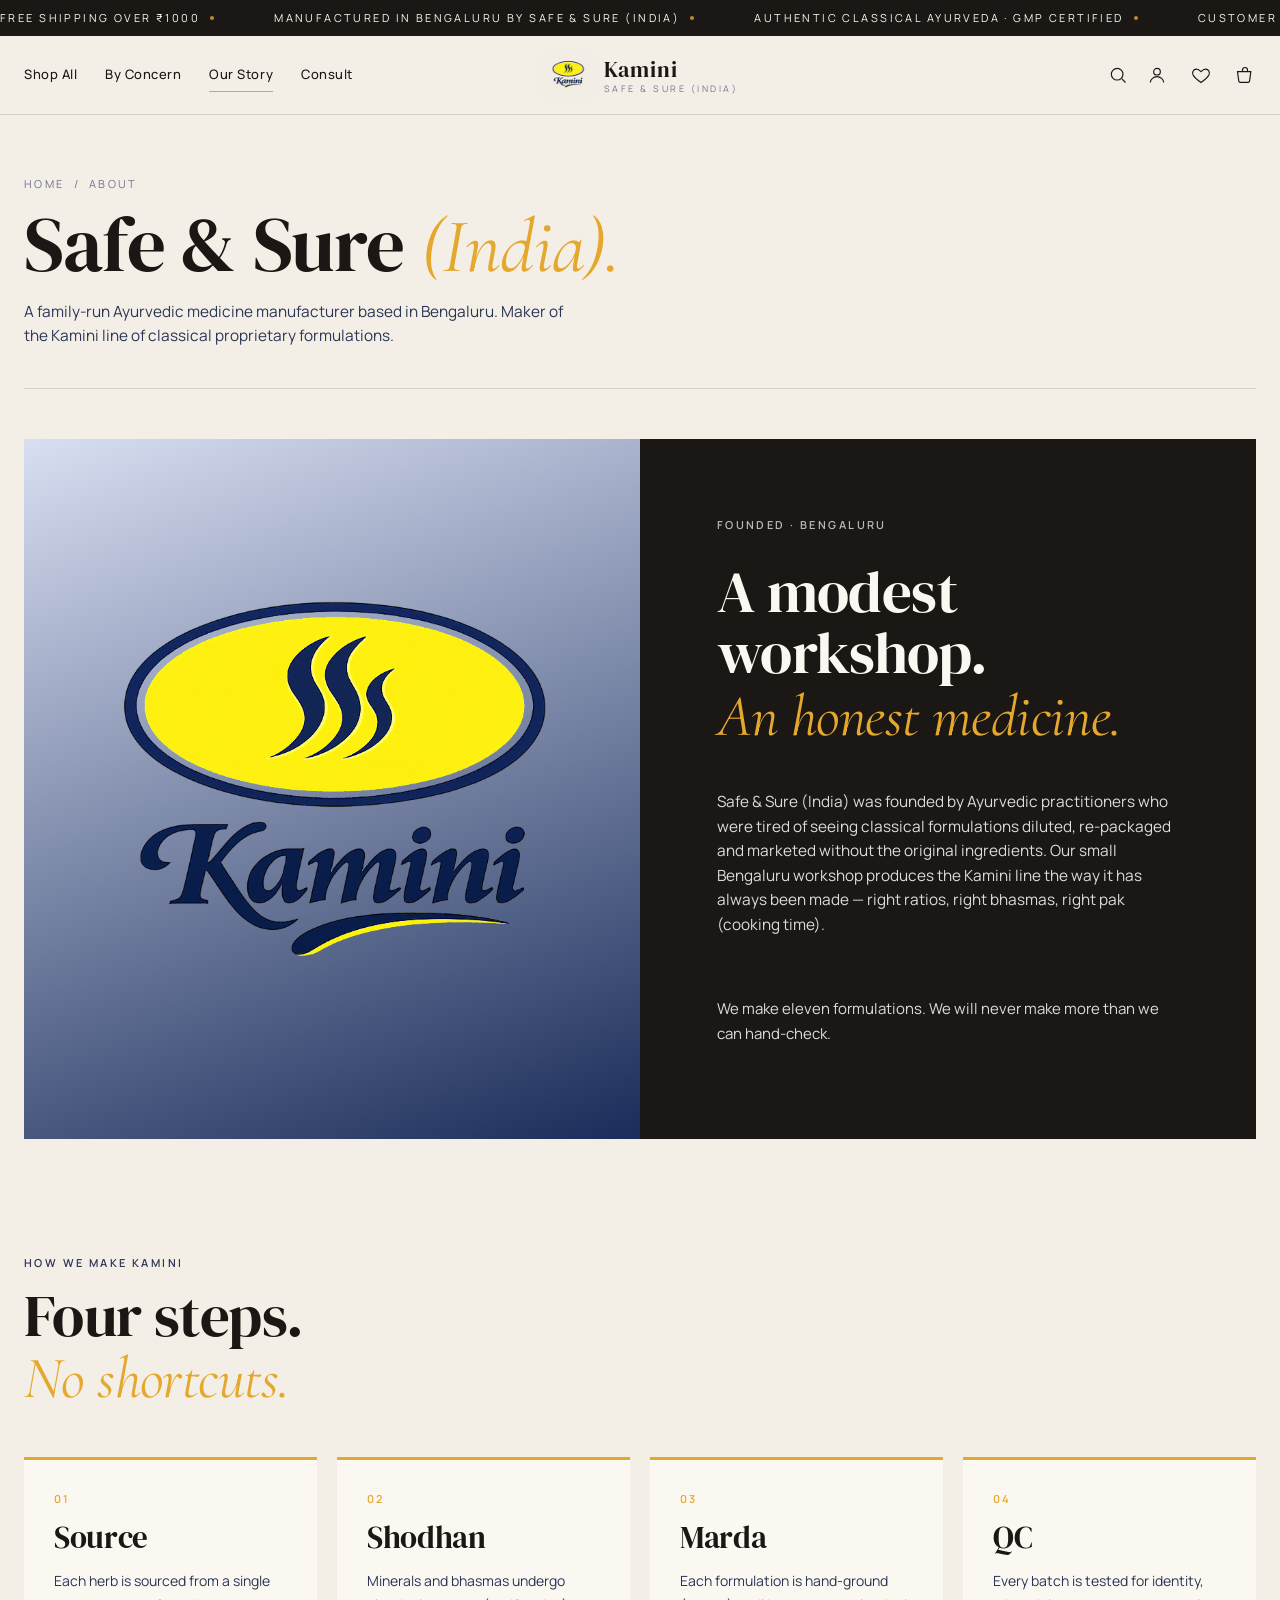
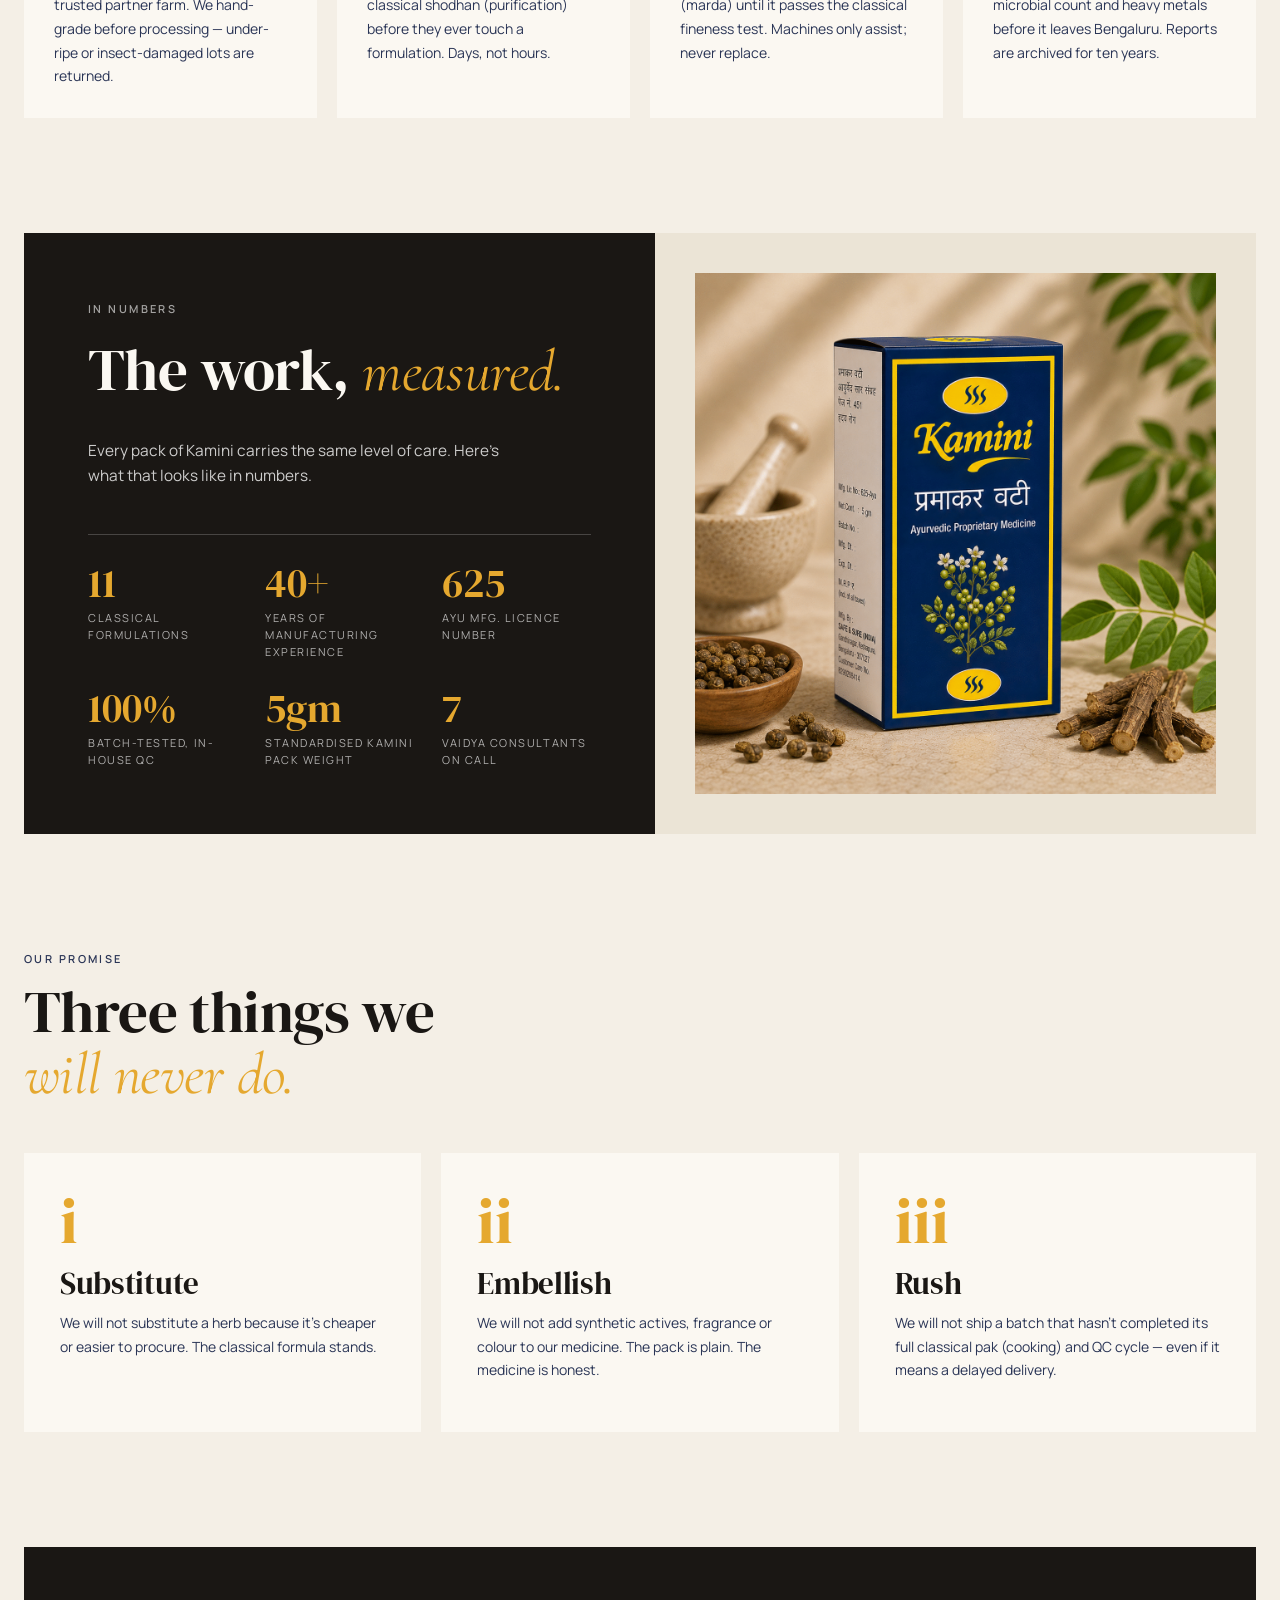
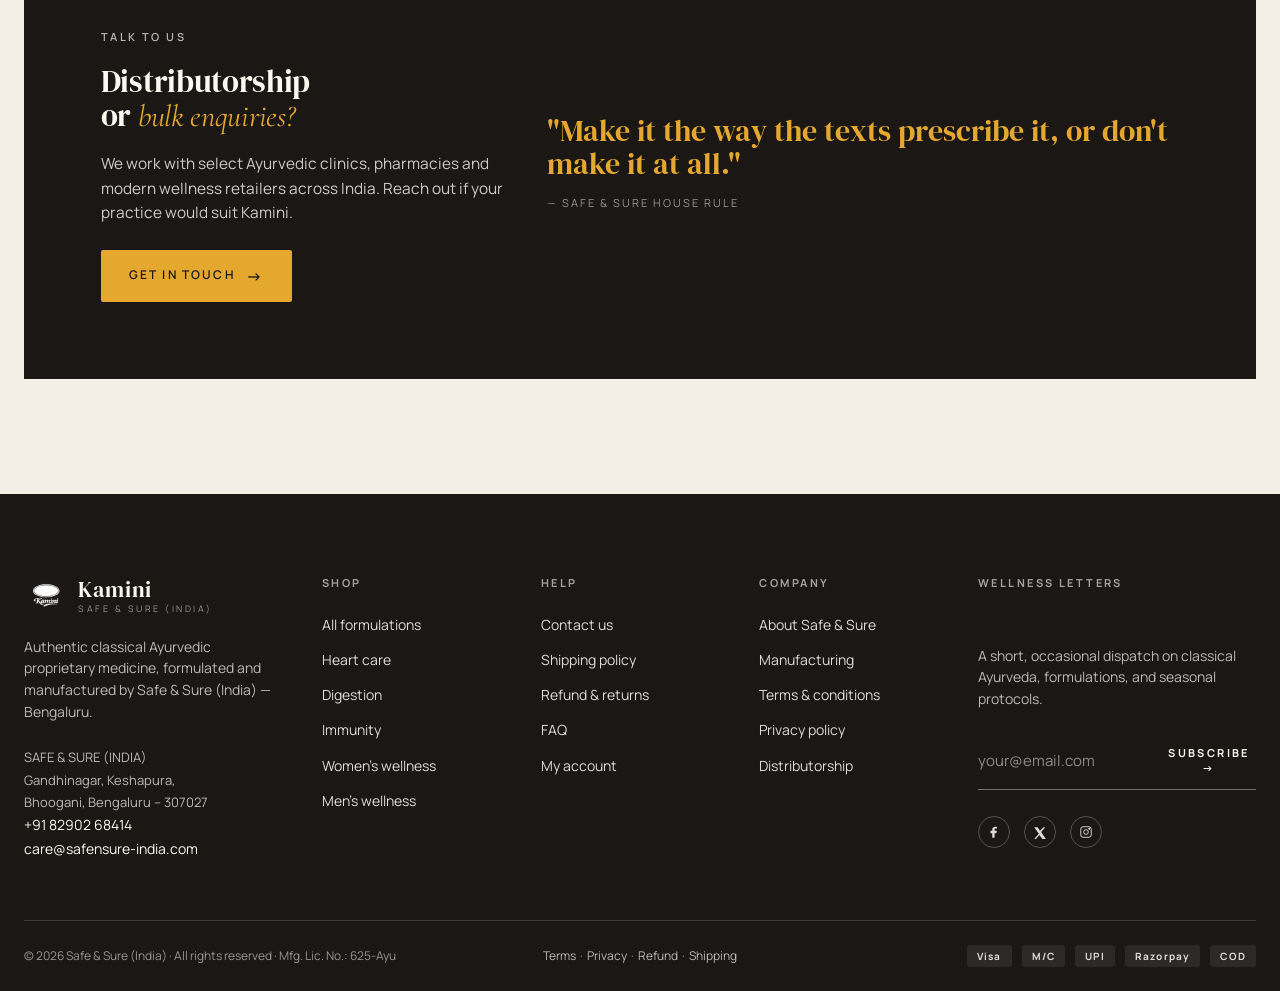
<file: about.html>
<!DOCTYPE html>
<html lang="en">
<head>
<meta name="robots" content="noindex, nofollow, noarchive, nosnippet">
<meta name="googlebot" content="noindex, nofollow">
<meta charset="UTF-8" />
<meta name="viewport" content="width=device-width, initial-scale=1.0" />
<title>About Safe &amp; Sure (India) — Kamini Ayurveda</title>
<link rel="preconnect" href="https://fonts.googleapis.com" />
<link rel="preconnect" href="https://fonts.gstatic.com" crossorigin />
<link href="https://fonts.googleapis.com/css2?family=DM+Serif+Display:ital@0;1&family=Cormorant+Garamond:ital,wght@0,400;0,500;1,400;1,500&family=Manrope:wght@300;400;500;600;700&display=swap" rel="stylesheet" />
<link rel="icon" type="image/png" href="assets/logo.png" />
<link rel="stylesheet" href="styles.css" />
</head>
<body data-page="about">

<div id="site-header"></div>

<main class="wide">
  <section class="page-head">
    <div class="crumb"><a href="index.html">Home</a> &nbsp;/&nbsp; About</div>
    <h1>Safe &amp; Sure <span class="italic">(India).</span></h1>
    <p class="lede" style="margin-top:14px;max-width:62ch;">
      A family-run Ayurvedic medicine manufacturer based in Bengaluru.
      Maker of the Kamini line of classical proprietary formulations.
    </p>
  </section>

  <!-- Story split -->
  <section class="section-pad" style="padding-top:50px;">
    <div class="split reveal">
      <div class="split-image" style="background:linear-gradient(160deg,#D9E0F3 0%,#1B2D5B 100%);">
        <img src="assets/logo.png" alt="Kamini product on apothecary surface" style="object-fit:cover;"/>
      </div>
      <div class="split-copy">
        <span class="eyebrow">Founded · Bengaluru</span>
        <h2 class="h-section serif">A modest workshop.<br/><span class="italic">An honest medicine.</span></h2>
        <p class="lede">
          Safe &amp; Sure (India) was founded by Ayurvedic practitioners who were
          tired of seeing classical formulations diluted, re-packaged and
          marketed without the original ingredients. Our small Bengaluru
          workshop produces the Kamini line the way it has always been made —
          right ratios, right bhasmas, right pak (cooking time).
        </p>
        <p style="color:rgba(255,255,255,.85);font-size:15px;line-height:1.7;">
          We make eleven formulations. We will never make more than we can hand-check.
        </p>
      </div>
    </div>
  </section>

  <!-- Process -->
  <section id="process" class="section-pad pqiy-1235" style="padding-top:0;">
    <div class="sec-head reveal">
      <div class="left">
        <span class="eyebrow">How we make Kamini</span>
        <h2 class="h-section serif">Four steps.<br/><span class="italic" style="color:var(--saffron);">No shortcuts.</span></h2>
      </div>
    </div>
    <div style="display:grid;grid-template-columns:repeat(4,1fr);gap:20px;" class="reveal">
      <div style="background:var(--paper);padding:30px;display:flex;flex-direction:column;gap:14px;border-top:3px solid var(--saffron);">
        <span class="eyebrow" style="color:var(--saffron);">01</span>
        <h3 class="h-block serif">Source</h3>
        <p style="font-size:14px;line-height:1.7;color:var(--ink-2);margin:0;">Each herb is sourced from a single trusted partner farm. We hand-grade before processing — under-ripe or insect-damaged lots are returned.</p>
      </div>
      <div style="background:var(--paper);padding:30px;display:flex;flex-direction:column;gap:14px;border-top:3px solid var(--saffron);">
        <span class="eyebrow" style="color:var(--saffron);">02</span>
        <h3 class="h-block serif">Shodhan</h3>
        <p style="font-size:14px;line-height:1.7;color:var(--ink-2);margin:0;">Minerals and bhasmas undergo classical shodhan (purification) before they ever touch a formulation. Days, not hours.</p>
      </div>
      <div style="background:var(--paper);padding:30px;display:flex;flex-direction:column;gap:14px;border-top:3px solid var(--saffron);">
        <span class="eyebrow" style="color:var(--saffron);">03</span>
        <h3 class="h-block serif">Marda</h3>
        <p style="font-size:14px;line-height:1.7;color:var(--ink-2);margin:0;">Each formulation is hand-ground (marda) until it passes the classical fineness test. Machines only assist; never replace.</p>
      </div>
      <div style="background:var(--paper);padding:30px;display:flex;flex-direction:column;gap:14px;border-top:3px solid var(--saffron);">
        <span class="eyebrow" style="color:var(--saffron);">04</span>
        <h3 class="h-block serif">QC</h3>
        <p style="font-size:14px;line-height:1.7;color:var(--ink-2);margin:0;">Every batch is tested for identity, microbial count and heavy metals before it leaves Bengaluru. Reports are archived for ten years.</p>
      </div>
    </div>
  </section>

  <!-- Stats -->
  <section class="section-pad" style="padding-top:0;">
    <div class="ingredient reveal">
      <div class="ingredient-text">
        <span class="eyebrow">In numbers</span>
        <h2 class="h-section serif">The work, <span class="italic">measured.</span></h2>
        <p class="lede">Every pack of Kamini carries the same level of care. Here's what that looks like in numbers.</p>
        <div class="ingredient-stats">
          <div><div class="num serif">11</div><span class="lab">Classical formulations</span></div>
          <div><div class="num serif">40+</div><span class="lab">Years of manufacturing experience</span></div>
          <div><div class="num serif">625</div><span class="lab">Ayu Mfg. Licence number</span></div>
          <div><div class="num serif">100%</div><span class="lab">Batch-tested, in-house QC</span></div>
          <div><div class="num serif">5gm</div><span class="lab">Standardised Kamini pack weight</span></div>
          <div><div class="num serif">7</div><span class="lab">Vaidya consultants on call</span></div>
        </div>
      </div>
      <div class="ingredient-image">
        <img src="assets/prabhakar-vati.png" alt="Prabhakar Vati pack" style="object-fit:contain;padding:40px;"/>
      </div>
    </div>
  </section>

  <!-- Promise -->
  <section class="section-pad oiiyty-1235" style="padding-top:0;">
    <div class="sec-head reveal">
      <div class="left">
        <span class="eyebrow">Our promise</span>
        <h2 class="h-section serif">Three things we<br/><span class="italic" style="color:var(--saffron);">will never do.</span></h2>
      </div>
    </div>
    <div style="display:grid;grid-template-columns:repeat(3,1fr);gap:20px;" class="reveal">
      <div style="background:var(--paper);padding:36px;">
        <div style="font-family:var(--serif);font-size:64px;line-height:1;color:var(--saffron);">i</div>
        <h3 class="h-block serif" style="margin-top:14px;">Substitute</h3>
        <p style="font-size:14px;color:var(--ink-2);line-height:1.7;margin-top:10px;">We will not substitute a herb because it's cheaper or easier to procure. The classical formula stands.</p>
      </div>
      <div style="background:var(--paper);padding:36px;">
        <div style="font-family:var(--serif);font-size:64px;line-height:1;color:var(--saffron);">ii</div>
        <h3 class="h-block serif" style="margin-top:14px;">Embellish</h3>
        <p style="font-size:14px;color:var(--ink-2);line-height:1.7;margin-top:10px;">We will not add synthetic actives, fragrance or colour to our medicine. The pack is plain. The medicine is honest.</p>
      </div>
      <div style="background:var(--paper);padding:36px;">
        <div style="font-family:var(--serif);font-size:64px;line-height:1;color:var(--saffron);">iii</div>
        <h3 class="h-block serif" style="margin-top:14px;">Rush</h3>
        <p style="font-size:14px;color:var(--ink-2);line-height:1.7;margin-top:10px;">We will not ship a batch that hasn't completed its full classical pak (cooking) and QC cycle — even if it means a delayed delivery.</p>
      </div>
    </div>
  </section>

  <!-- CTA -->
  <section class="section-pad" style="padding-top:0;">
    <div class="flash reveal">
      <div>
        <span class="eyebrow" style="color:rgba(255,255,255,.7);">Talk to us</span>
        <h2 class="h-block serif" style="margin-top:18px;">Distributorship<br/>or <span class="italic">bulk enquiries?</span></h2>
        <p class="lede" style="margin-top:18px;">
          We work with select Ayurvedic clinics, pharmacies and modern wellness
          retailers across India. Reach out if your practice would suit Kamini.
        </p>
        <div style="margin-top:24px;">
          <a class="btn btn-gold" href="contact.html">Get in touch <span class="btn-arrow">→</span></a>
        </div>
      </div>
      <div style="display:flex;flex-direction:column;gap:14px;color:var(--paper);">
        <div style="font-family:var(--serif);font-size:30px;line-height:1.1;color:var(--saffron);">"Make it the way the texts prescribe it, or don't make it at all."</div>
        <div style="font-size:11px;letter-spacing:.18em;text-transform:uppercase;color:rgba(255,255,255,.55);">— Safe &amp; Sure house rule</div>
      </div>
    </div>
  </section>

</main>

<div id="site-footer"></div>

<script src="app.js"></script>
</body>
</html>



<style>
</style>
</file>
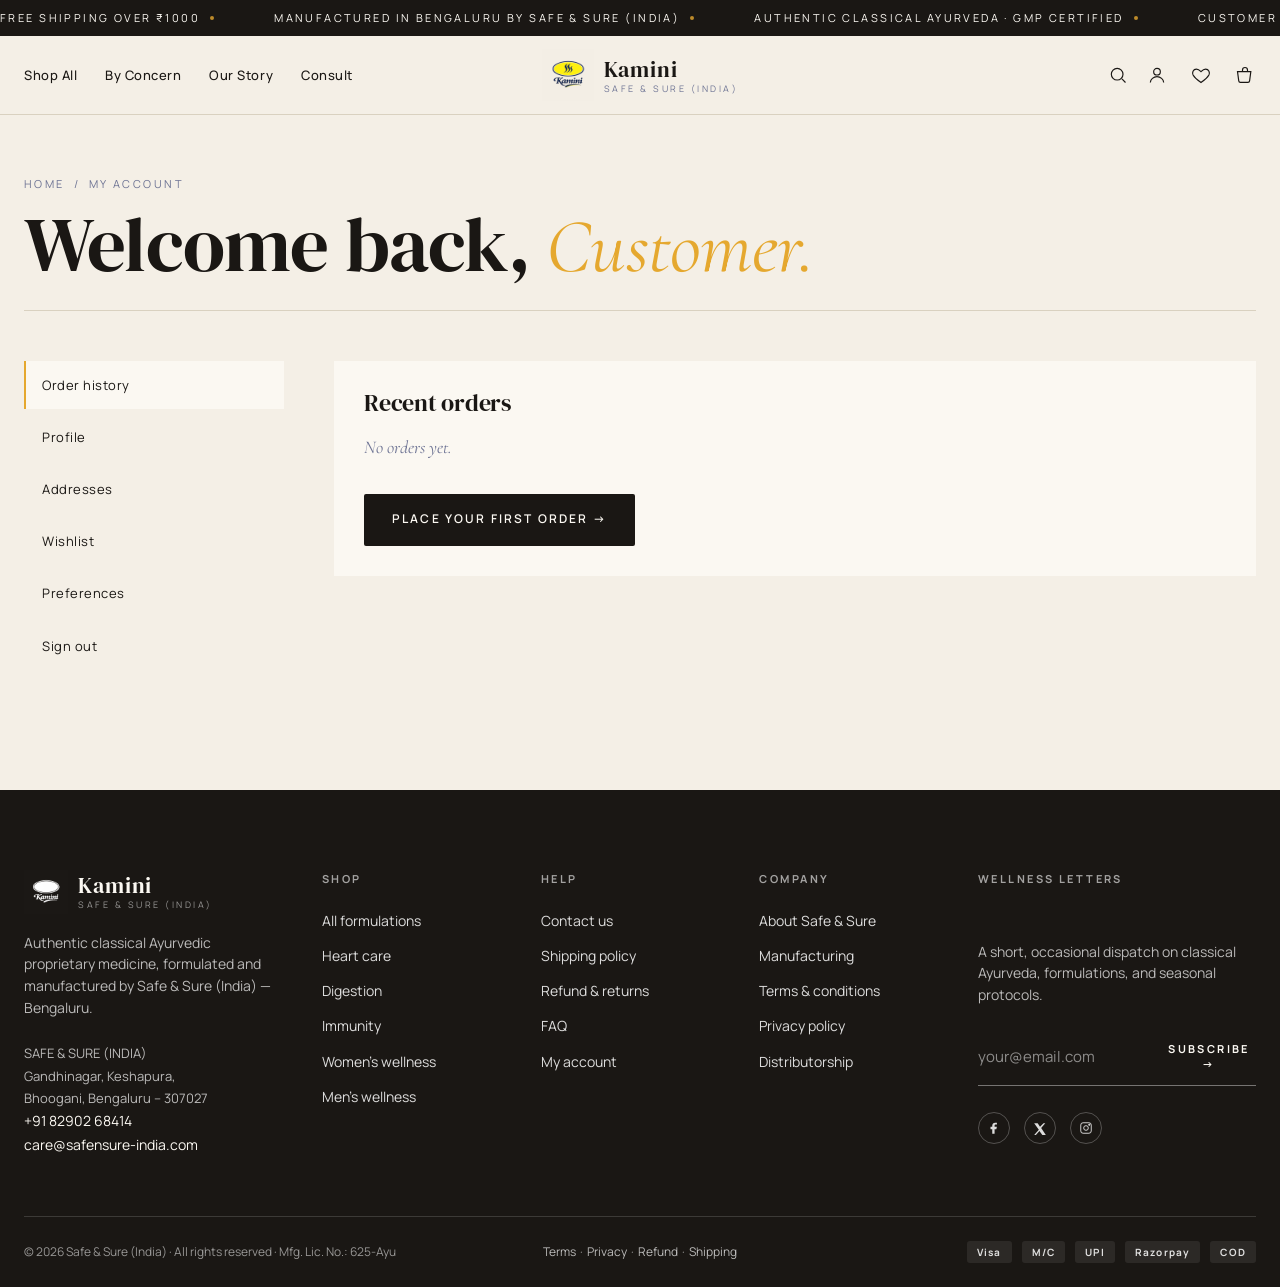
<file: account.html>
<!DOCTYPE html>
<html lang="en">
<head>
<meta name="robots" content="noindex, nofollow, noarchive, nosnippet">
<meta name="googlebot" content="noindex, nofollow">
<meta charset="UTF-8" />
<meta name="viewport" content="width=device-width, initial-scale=1.0" />
<title>My account — Kamini by Safe &amp; Sure (India)</title>
<link rel="preconnect" href="https://fonts.googleapis.com" />
<link rel="preconnect" href="https://fonts.gstatic.com" crossorigin />
<link href="https://fonts.googleapis.com/css2?family=DM+Serif+Display:ital@0;1&family=Cormorant+Garamond:ital,wght@0,400;0,500;1,400;1,500&family=Manrope:wght@300;400;500;600;700&display=swap" rel="stylesheet" />
<link rel="icon" type="image/png" href="assets/logo.png" />
<link rel="stylesheet" href="styles.css" />
</head>
<body data-page="account">

<div id="site-header"></div>

<main class="wide">
  <section class="page-head">
    <div class="crumb"><a href="index.html">Home</a> &nbsp;/&nbsp; My account</div>
    <h1>Welcome back, <span class="italic">Customer.</span></h1>
  </section>

  <div class="account-layout">
    <aside class="account-nav">
      <a href="#orders" class="active" onclick="switchTab(event, 'orders')">Order history</a>
      <a href="#profile" onclick="switchTab(event, 'profile')">Profile</a>
      <a href="#addresses" onclick="switchTab(event, 'addresses')">Addresses</a>
      <a href="wishlist.html">Wishlist</a>
      <a href="#preferences" onclick="switchTab(event, 'preferences')">Preferences</a>
      <a href="#logout" onclick="event.preventDefault();alert('You are signed out (demo).');">Sign out</a>
    </aside>

    <div>
      <!-- Orders -->
      <section data-tab="orders">
        <div class="account-card">
          <h3>Recent orders</h3>
          <div id="orders-list">Loading…</div>
        </div>
      </section>

      <!-- Profile -->
      <section data-tab="profile" style="display:none;">
        <div class="account-card">
          <h3>Personal details</h3>
          <div class="field-row">
            <div class="field"><label>First name</label><input value="Demo" /></div>
            <div class="field"><label>Last name</label><input value="Customer" /></div>
          </div>
          <div class="field"><label>Email</label><input value="customer@example.com" /></div>
          <div class="field"><label>Phone</label><input value="+91 98xxx xxxxx" /></div>
          <button class="btn btn-dark" style="margin-top:8px;" onclick="alert('Profile saved (demo).')">Save changes</button>
        </div>
      </section>

      <!-- Addresses -->
      <section data-tab="addresses" style="display:none;">
        <div class="account-card">
          <h3>Default shipping address</h3>
          <p style="font-family:var(--serif);font-size:18px;line-height:1.5;margin:0;">
            Demo Customer<br/>
            12, MG Road, Indiranagar<br/>
            Bengaluru, Karnataka — 560038<br/>
            +91 98xxx xxxxx
          </p>
          <button class="btn btn-outline" style="margin-top:18px;height:42px;" onclick="alert('Edit address (demo).')">Edit address</button>
        </div>
        <div class="account-card">
          <h3>Add new address</h3>
          <button class="btn btn-dark" style="height:42px;" onclick="alert('New address form (demo).')">+ Add address</button>
        </div>
      </section>

      <!-- Preferences -->
      <section data-tab="preferences" style="display:none;">
        <div class="account-card">
          <h3>Communication preferences</h3>
          <label style="display:flex;align-items:center;gap:12px;padding:10px 0;"><input type="checkbox" checked/> Order updates by email</label>
          <label style="display:flex;align-items:center;gap:12px;padding:10px 0;"><input type="checkbox" checked/> Order updates by WhatsApp</label>
          <label style="display:flex;align-items:center;gap:12px;padding:10px 0;"><input type="checkbox"/> Wellness newsletter (monthly)</label>
          <label style="display:flex;align-items:center;gap:12px;padding:10px 0;"><input type="checkbox"/> Promotional offers</label>
        </div>
      </section>
    </div>
  </div>
</main>

<div id="site-footer"></div>

<script src="app.js"></script>
<script>
function switchTab(e, name) {
  if (e) e.preventDefault();
  document.querySelectorAll('.account-nav a').forEach(a => a.classList.toggle('active', a.getAttribute('href') === '#' + name));
  document.querySelectorAll('[data-tab]').forEach(s => s.style.display = s.dataset.tab === name ? 'block' : 'none');
}

let orders = [];
try { orders = JSON.parse(localStorage.getItem('kamini_orders') || '[]'); } catch {}
const ol = document.getElementById('orders-list');
if (!orders.length) {
  ol.innerHTML = `
    <p style="color:var(--mute);font-family:var(--italic);font-style:italic;font-size:18px;">No orders yet.</p>
    <a class="btn btn-dark" href="shop.html" style="margin-top:14px;">Place your first order →</a>`;
} else {
  ol.innerHTML = orders.map(o => {
    const d = new Date(o.placed);
    const eta = new Date(d.getTime() + 5 * 24 * 3600 * 1000);
    const fmt = (x) => x.toLocaleDateString('en-IN', { day:'2-digit', month:'short', year:'numeric' });
    const status = ['Order placed', 'Packed at Bengaluru', 'In transit', 'Out for delivery'][Math.min(3, Math.floor((Date.now() - d.getTime()) / (24*3600*1000)))] || 'Order placed';
    return `
      <div style="border-top:1px solid var(--hairline);padding:22px 0;">
        <div style="display:flex;justify-content:space-between;flex-wrap:wrap;gap:12px;align-items:baseline;">
          <div>
            <div style="font-family:var(--serif);font-size:22px;">${o.id}</div>
            <div style="font-size:12px;color:var(--mute);letter-spacing:.08em;text-transform:uppercase;">Placed ${fmt(d)} · ETA ${fmt(eta)}</div>
          </div>
          <div>
            <span class="badge badge-best">${status}</span>
          </div>
        </div>
        <div style="display:flex;gap:10px;margin:18px 0 6px;flex-wrap:wrap;">
          ${o.items.map(i => {
            const p = findProduct(i.slug); if (!p) return '';
            return `<a href="product.html?slug=${p.slug}" style="display:flex;gap:10px;align-items:center;background:var(--cream);padding:8px;text-decoration:none;">
              <img src="${p.image}" alt="${p.name}" style="width:50px;height:60px;object-fit:contain;"/>
              <div>
                <div style="font-family:var(--serif);font-size:14px;">${p.name}</div>
                <div style="font-size:11px;color:var(--mute);">${i.qty} × ${inr(p.price)}</div>
              </div>
            </a>`;
          }).join('')}
        </div>
        <div style="display:flex;justify-content:space-between;padding-top:12px;border-top:1px solid var(--hairline);">
          <span style="font-size:13px;">Total ${o.totals.count} items</span>
          <span style="font-family:var(--serif);font-size:18px;">${inr(o.totals.total)}</span>
        </div>
      </div>`;
  }).join('');
}
</script>
</body>
</html>
</file>
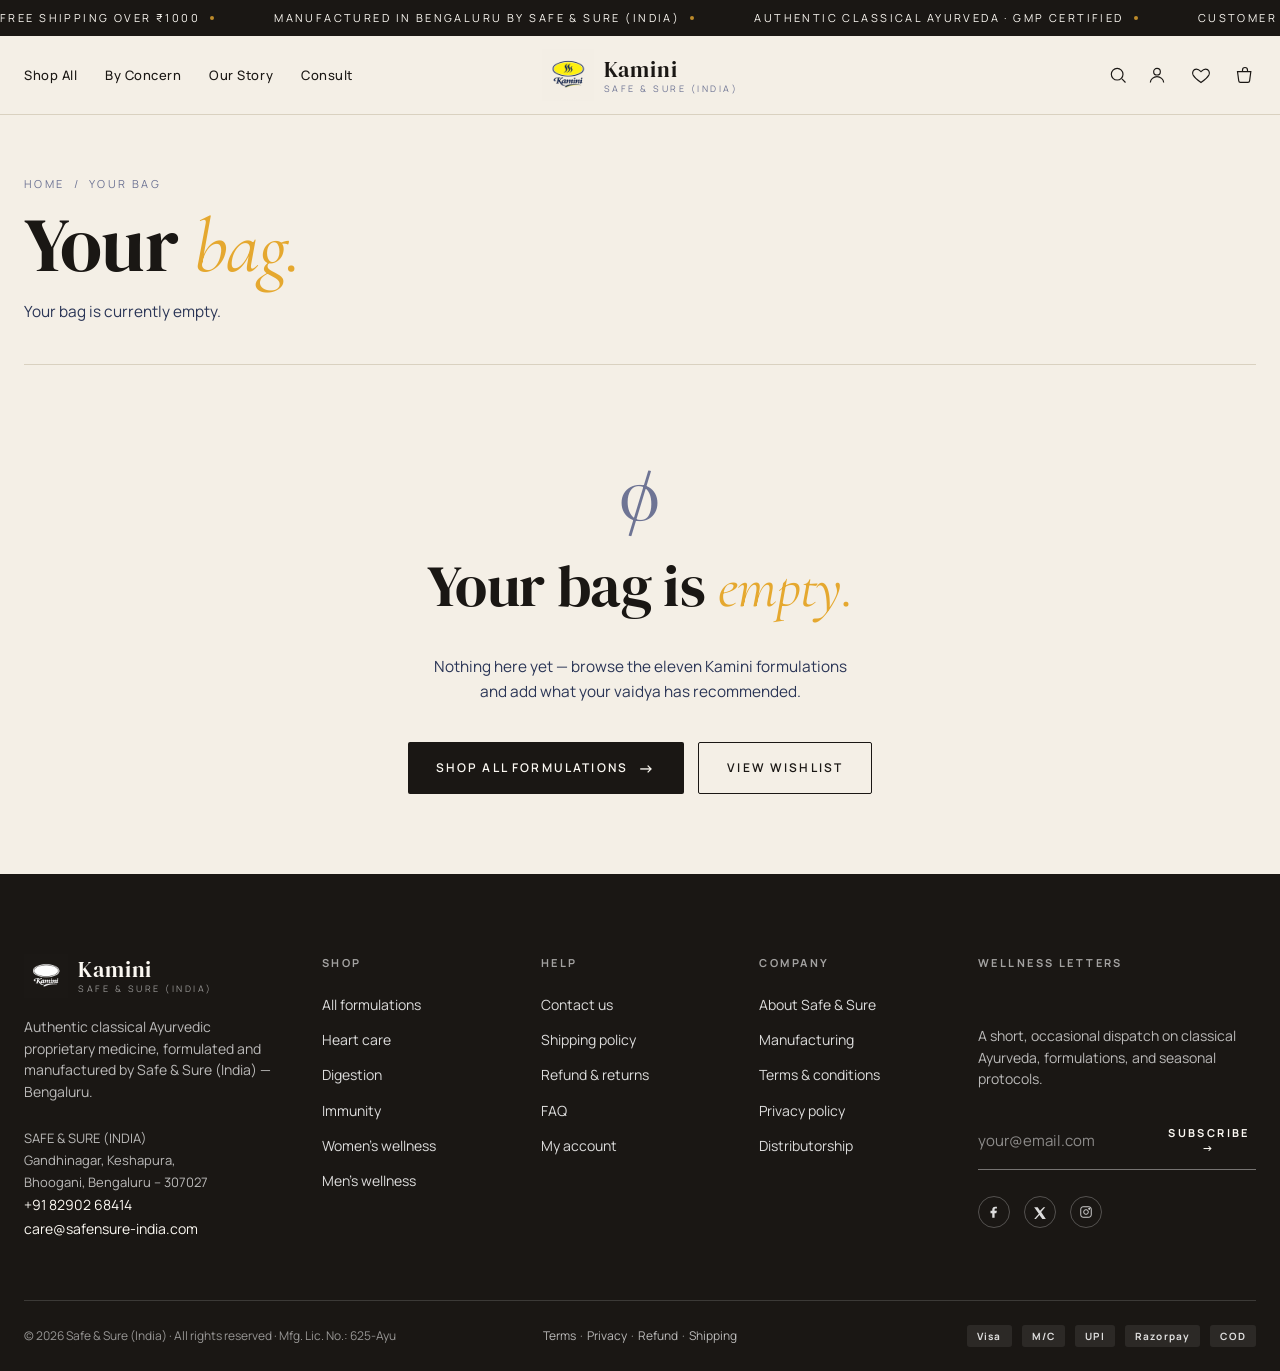
<file: cart.html>
<!DOCTYPE html>
<html lang="en">
<head>
<meta name="robots" content="noindex, nofollow, noarchive, nosnippet">
<meta name="googlebot" content="noindex, nofollow">
<meta charset="UTF-8" />
<meta name="viewport" content="width=device-width, initial-scale=1.0" />
<title>Your bag — Kamini by Safe &amp; Sure (India)</title>
<link rel="preconnect" href="https://fonts.googleapis.com" />
<link rel="preconnect" href="https://fonts.gstatic.com" crossorigin />
<link href="https://fonts.googleapis.com/css2?family=DM+Serif+Display:ital@0;1&family=Cormorant+Garamond:ital,wght@0,400;0,500;1,400;1,500&family=Manrope:wght@300;400;500;600;700&display=swap" rel="stylesheet" />
<link rel="icon" type="image/png" href="assets/logo.png" />
<link rel="stylesheet" href="styles.css" />
</head>
<body data-page="cart">

<div id="site-header"></div>

<main class="wide">
  <section class="page-head">
    <div class="crumb"><a href="index.html">Home</a> &nbsp;/&nbsp; Your bag</div>
    <h1>Your <span class="italic">bag.</span></h1>
    <p class="lede" style="margin-top:14px;" id="cart-summary-line">Review your formulations before checking out.</p>
  </section>

  <div id="cart-content"></div>
</main>

<div id="site-footer"></div>

<script src="app.js"></script>
<script>
function renderCart() {
  const cart = getCart();
  const root = document.getElementById('cart-content');
  if (!cart.length) {
    root.innerHTML = `
      <div class="cart-empty">
        <div style="font-family:var(--serif);font-size:88px;line-height:1;color:var(--mute);">∅</div>
        <h2 class="h-section serif">Your bag is <span class="italic" style="color:var(--saffron);">empty.</span></h2>
        <p class="lede" style="text-align:center;max-width:46ch;">Nothing here yet — browse the eleven Kamini formulations and add what your vaidya has recommended.</p>
        <div style="display:flex;gap:14px;flex-wrap:wrap;justify-content:center;">
          <a class="btn btn-dark" href="shop.html">Shop all formulations <span class="btn-arrow">→</span></a>
          <a class="btn btn-outline" href="wishlist.html">View wishlist</a>
        </div>
      </div>`;
    document.getElementById('cart-summary-line').textContent = 'Your bag is currently empty.';
    return;
  }

  const totals = cartTotals();
  document.getElementById('cart-summary-line').textContent = `${totals.count} item${totals.count===1?'':'s'} in your bag · ${inr(totals.subtotal)} subtotal`;

  root.innerHTML = `
    <div class="cart-layout">
      <div class="cart-items">
        ${cart.map(item => {
          const p = findProduct(item.slug);
          if (!p) return '';
          return `
            <div class="cart-row" data-slug="${p.slug}">
              <a class="ci-img" href="product.html?slug=${p.slug}"><img src="${p.image}" alt="${p.name}"/></a>
              <div class="ci-meta">
                <a class="ci-name" href="product.html?slug=${p.slug}">${p.name}</a>
                <div class="ci-sub">${p.sub} · ${p.weight}</div>
                <div class="qty-stepper" style="margin-top:8px;width:fit-content;">
                  <button onclick="updateQty('${p.slug}', -1)">−</button>
                  <input type="text" value="${item.qty}" readonly />
                  <button onclick="updateQty('${p.slug}', 1)">+</button>
                </div>
                <div class="ci-actions" style="margin-top:8px;">
                  <button onclick="toggleWishlist('${p.slug}')">♡ Save for later</button>
                  <button onclick="removeAndRender('${p.slug}')">× Remove</button>
                </div>
              </div>
              <div class="ci-side">
                <div class="ci-price">${inr(p.price * item.qty)}</div>
                ${p.was ? `<div style="font-size:12px;color:var(--mute);text-decoration:line-through;">${inr(p.was * item.qty)}</div>` : ''}
              </div>
            </div>`;
        }).join('')}
        <div style="display:flex;gap:14px;padding-top:28px;flex-wrap:wrap;">
          <a class="btn btn-outline" href="shop.html">← Continue shopping</a>
          <button class="btn btn-dark" style="margin-left:auto;" onclick="location.href='checkout.html'">Proceed to checkout →</button>
        </div>
      </div>

      <aside class="summary">
        <h3>Order summary</h3>
        <div class="sum-row"><span>Subtotal (${totals.count} items)</span><span>${inr(totals.subtotal)}</span></div>
        ${totals.saved ? `<div class="sum-row" style="color:var(--ink);"><span>You're saving</span><span style="color:var(--saffron);font-weight:700;">− ${inr(totals.saved)}</span></div>` : ''}
        <div class="sum-row"><span>GST (5%)</span><span>${inr(totals.tax)}</span></div>
        <div class="sum-row"><span>Shipping</span><span>${totals.shipping === 0 ? 'Free' : inr(totals.shipping)}</span></div>
        <div class="sum-row total"><span>Total</span><span>${inr(totals.total)}</span></div>

        <div class="promo">
          <input type="text" id="promo" placeholder="Promo code (try KAMINI10)" />
          <button onclick="applyPromo()">Apply</button>
        </div>
        <div id="promo-msg" style="font-size:12px;color:var(--saffron);font-weight:600;display:none;">✓ Code applied — see below for adjusted total.</div>

        <button class="btn btn-dark" style="width:100%;height:56px;" onclick="location.href='checkout.html'">Checkout · ${inr(totals.total)}</button>

        <div class="note">
          <p style="margin:0 0 8px;">✓ Free shipping on orders over ₹1000</p>
          <p style="margin:0 0 8px;">✓ COD available pan India</p>
          <p style="margin:0;">✓ 7-day return on unopened packs</p>
        </div>
      </aside>
    </div>`;
}

function updateQty(slug, delta) {
  const cart = getCart();
  const item = cart.find(i => i.slug === slug);
  if (!item) return;
  item.qty = Math.max(1, item.qty + delta);
  setCart(cart);
  renderCart();
}

function removeAndRender(slug) {
  removeFromCart(slug);
  renderCart();
}

function applyPromo() {
  const code = document.getElementById('promo').value.trim().toUpperCase();
  const msg = document.getElementById('promo-msg');
  if (code === 'KAMINI10') {
    msg.textContent = '✓ KAMINI10 applied — 10% off applied at checkout.';
    msg.style.display = 'block';
    msg.style.color = 'var(--saffron)';
  } else if (code) {
    msg.textContent = '✗ That code is invalid or expired.';
    msg.style.display = 'block';
    msg.style.color = 'var(--sale)';
  }
}

renderCart();
</script>
</body>
</html>
</file>
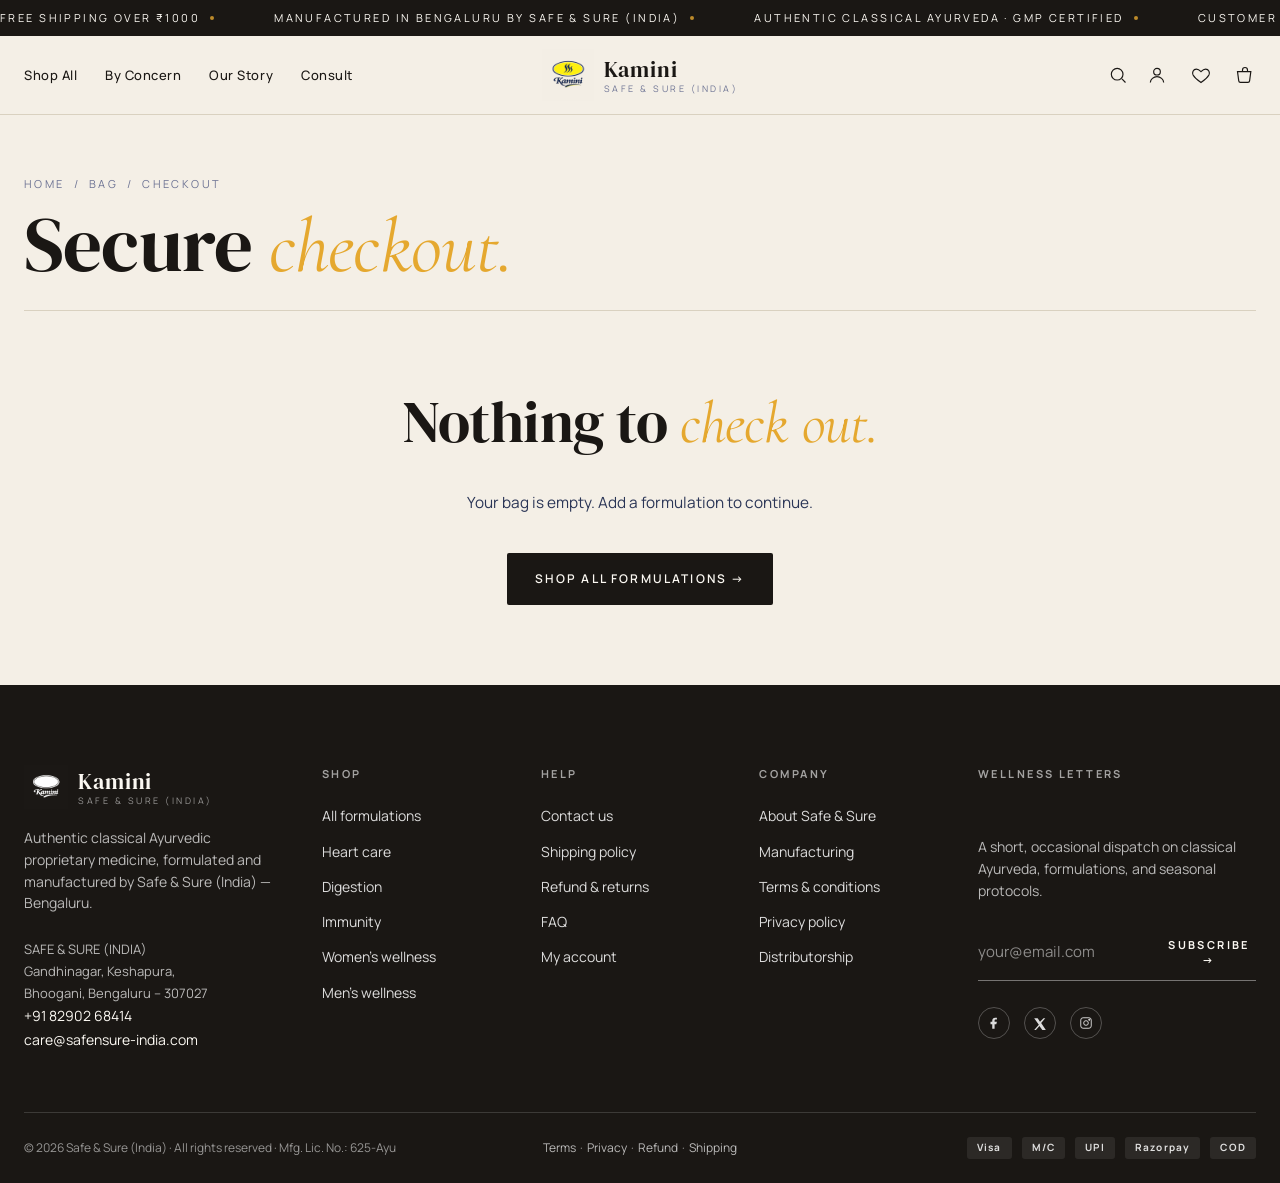
<file: checkout.html>
<!DOCTYPE html>
<html lang="en">
<head>
<meta name="robots" content="noindex, nofollow, noarchive, nosnippet">
<meta name="googlebot" content="noindex, nofollow">
<meta charset="UTF-8" />
<meta name="viewport" content="width=device-width, initial-scale=1.0" />
<title>Checkout — Kamini by Safe &amp; Sure (India)</title>
<link rel="preconnect" href="https://fonts.googleapis.com" />
<link rel="preconnect" href="https://fonts.gstatic.com" crossorigin />
<link href="https://fonts.googleapis.com/css2?family=DM+Serif+Display:ital@0;1&family=Cormorant+Garamond:ital,wght@0,400;0,500;1,400;1,500&family=Manrope:wght@300;400;500;600;700&display=swap" rel="stylesheet" />
<link rel="icon" type="image/png" href="assets/logo.png" />
<link rel="stylesheet" href="styles.css" />
</head>
<body data-page="checkout">

<div id="site-header"></div>

<main class="wide">
  <section class="page-head">
    <div class="crumb"><a href="index.html">Home</a> &nbsp;/&nbsp; <a href="cart.html">Bag</a> &nbsp;/&nbsp; Checkout</div>
    <h1>Secure <span class="italic">checkout.</span></h1>
  </section>

  <div id="checkout-root"></div>
</main>

<div id="site-footer"></div>

<script src="app.js"></script>
<script>
function renderCheckout() {
  const cart = getCart();
  const root = document.getElementById('checkout-root');
  if (!cart.length) {
    root.innerHTML = `
      <div class="cart-empty">
        <h2 class="h-section serif">Nothing to <span class="italic" style="color:var(--saffron);">check out.</span></h2>
        <p class="lede" style="text-align:center;">Your bag is empty. Add a formulation to continue.</p>
        <a class="btn btn-dark" href="shop.html">Shop all formulations →</a>
      </div>`;
    return;
  }
  const t = cartTotals();
  root.innerHTML = `
    <div class="checkout-layout">
      <form class="checkout-form" onsubmit="event.preventDefault();placeOrder();">

        <div class="fieldset">
          <h3>Contact</h3>
          <div class="field full"><label>Email</label><input type="email" required placeholder="your@email.com" /></div>
          <div class="field full"><label>Phone (WhatsApp)</label><input type="tel" required placeholder="+91 98xxx xxxxx" pattern="[0-9 +]{10,14}" /></div>
        </div>

        <div class="fieldset">
          <h3>Shipping address</h3>
          <div class="field-row">
            <div class="field"><label>First name</label><input type="text" required /></div>
            <div class="field"><label>Last name</label><input type="text" required /></div>
          </div>
          <div class="field"><label>Address line 1</label><input type="text" required placeholder="House / flat number, street" /></div>
          <div class="field"><label>Address line 2 (optional)</label><input type="text" placeholder="Landmark, area" /></div>
          <div class="field-row">
            <div class="field"><label>City</label><input type="text" required /></div>
            <div class="field"><label>State</label>
              <select required>
                <option value="">Select state</option>
                <option>Karnataka</option><option>Maharashtra</option><option>Delhi</option>
                <option>Tamil Nadu</option><option>West Bengal</option><option>Gujarat</option>
                <option>Rajasthan</option><option>Uttar Pradesh</option><option>Madhya Pradesh</option>
                <option>Andhra Pradesh</option><option>Telangana</option><option>Kerala</option>
                <option>Odisha</option><option>Punjab</option><option>Haryana</option><option>Bihar</option>
              </select>
            </div>
          </div>
          <div class="field-row">
            <div class="field"><label>PIN code</label><input type="text" required pattern="[0-9]{6}" placeholder="6-digit" /></div>
            <div class="field"><label>Country</label><input type="text" value="India" readonly /></div>
          </div>
        </div>

        <div class="fieldset">
          <h3>Payment</h3>
          <div class="pay-options">
            <label class="pay-option active">
              <input type="radio" name="pay" checked value="upi" onchange="setPay(this)"/>
              <span class="p-name">UPI · GPay / PhonePe / Paytm</span>
              <span class="p-tag">Instant</span>
            </label>
            <label class="pay-option">
              <input type="radio" name="pay" value="card" onchange="setPay(this)"/>
              <span class="p-name">Credit / Debit card</span>
              <span class="p-tag">Razorpay</span>
            </label>
            <label class="pay-option">
              <input type="radio" name="pay" value="netbanking" onchange="setPay(this)"/>
              <span class="p-name">Net banking</span>
              <span class="p-tag">All major banks</span>
            </label>
            <label class="pay-option">
              <input type="radio" name="pay" value="cod" onchange="setPay(this)"/>
              <span class="p-name">Cash on delivery</span>
              <span class="p-tag">+ ₹30 handling</span>
            </label>
          </div>
        </div>

        <button type="submit" class="btn btn-dark" style="width:100%;height:64px;font-size:13px;">
          Place order · ${inr(t.total)}
        </button>

        <p style="font-size:12px;color:var(--mute);text-align:center;">
          By placing this order you agree to our <a href="terms-conditions.html" style="text-decoration:underline;">Terms</a>
          and <a href="privacy-policy.html" style="text-decoration:underline;">Privacy Policy</a>.
        </p>
      </form>

      <aside class="summary">
        <h3>Order summary</h3>
        <div class="mini-items">
          ${cart.map(i => {
            const p = findProduct(i.slug);
            if (!p) return '';
            return `
              <div class="mini-item">
                <div class="mi-img">
                  <img src="${p.image}" alt="${p.name}"/>
                  <span class="qty">${i.qty}</span>
                </div>
                <div>
                  <div class="mi-name">${p.name}</div>
                  <div class="mi-sub">${p.weight}</div>
                </div>
                <div class="mi-price">${inr(p.price * i.qty)}</div>
              </div>`;
          }).join('')}
        </div>
        <div class="sum-row"><span>Subtotal</span><span>${inr(t.subtotal)}</span></div>
        <div class="sum-row"><span>GST (5%)</span><span>${inr(t.tax)}</span></div>
        <div class="sum-row"><span>Shipping</span><span>${t.shipping === 0 ? 'Free' : inr(t.shipping)}</span></div>
        ${t.saved ? `<div class="sum-row" style="color:var(--saffron);"><span>You saved</span><span style="font-weight:700;">− ${inr(t.saved)}</span></div>` : ''}
        <div class="sum-row total"><span>Total</span><span>${inr(t.total)}</span></div>
        <div class="note">
          🔒 Encrypted checkout. Your details are not stored on the device after order completion.
        </div>
      </aside>
    </div>`;
}

function setPay(input) {
  document.querySelectorAll('.pay-option').forEach(o => o.classList.toggle('active', o.contains(input)));
}

function placeOrder() {
  const cart = getCart();
  if (!cart.length) return;
  const t = cartTotals();
  const ord = {
    id: 'KAM' + Date.now().toString().slice(-8),
    items: cart,
    totals: t,
    placed: new Date().toISOString()
  };
  localStorage.setItem('kamini_last_order', JSON.stringify(ord));
  // Save to order history
  let history = [];
  try { history = JSON.parse(localStorage.getItem('kamini_orders') || '[]'); } catch {}
  history.unshift(ord);
  localStorage.setItem('kamini_orders', JSON.stringify(history.slice(0, 20)));
  // Clear cart
  setCart([]);
  // Success
  location.href = 'order-success.html';
}

renderCheckout();
</script>
</body>
</html>
</file>
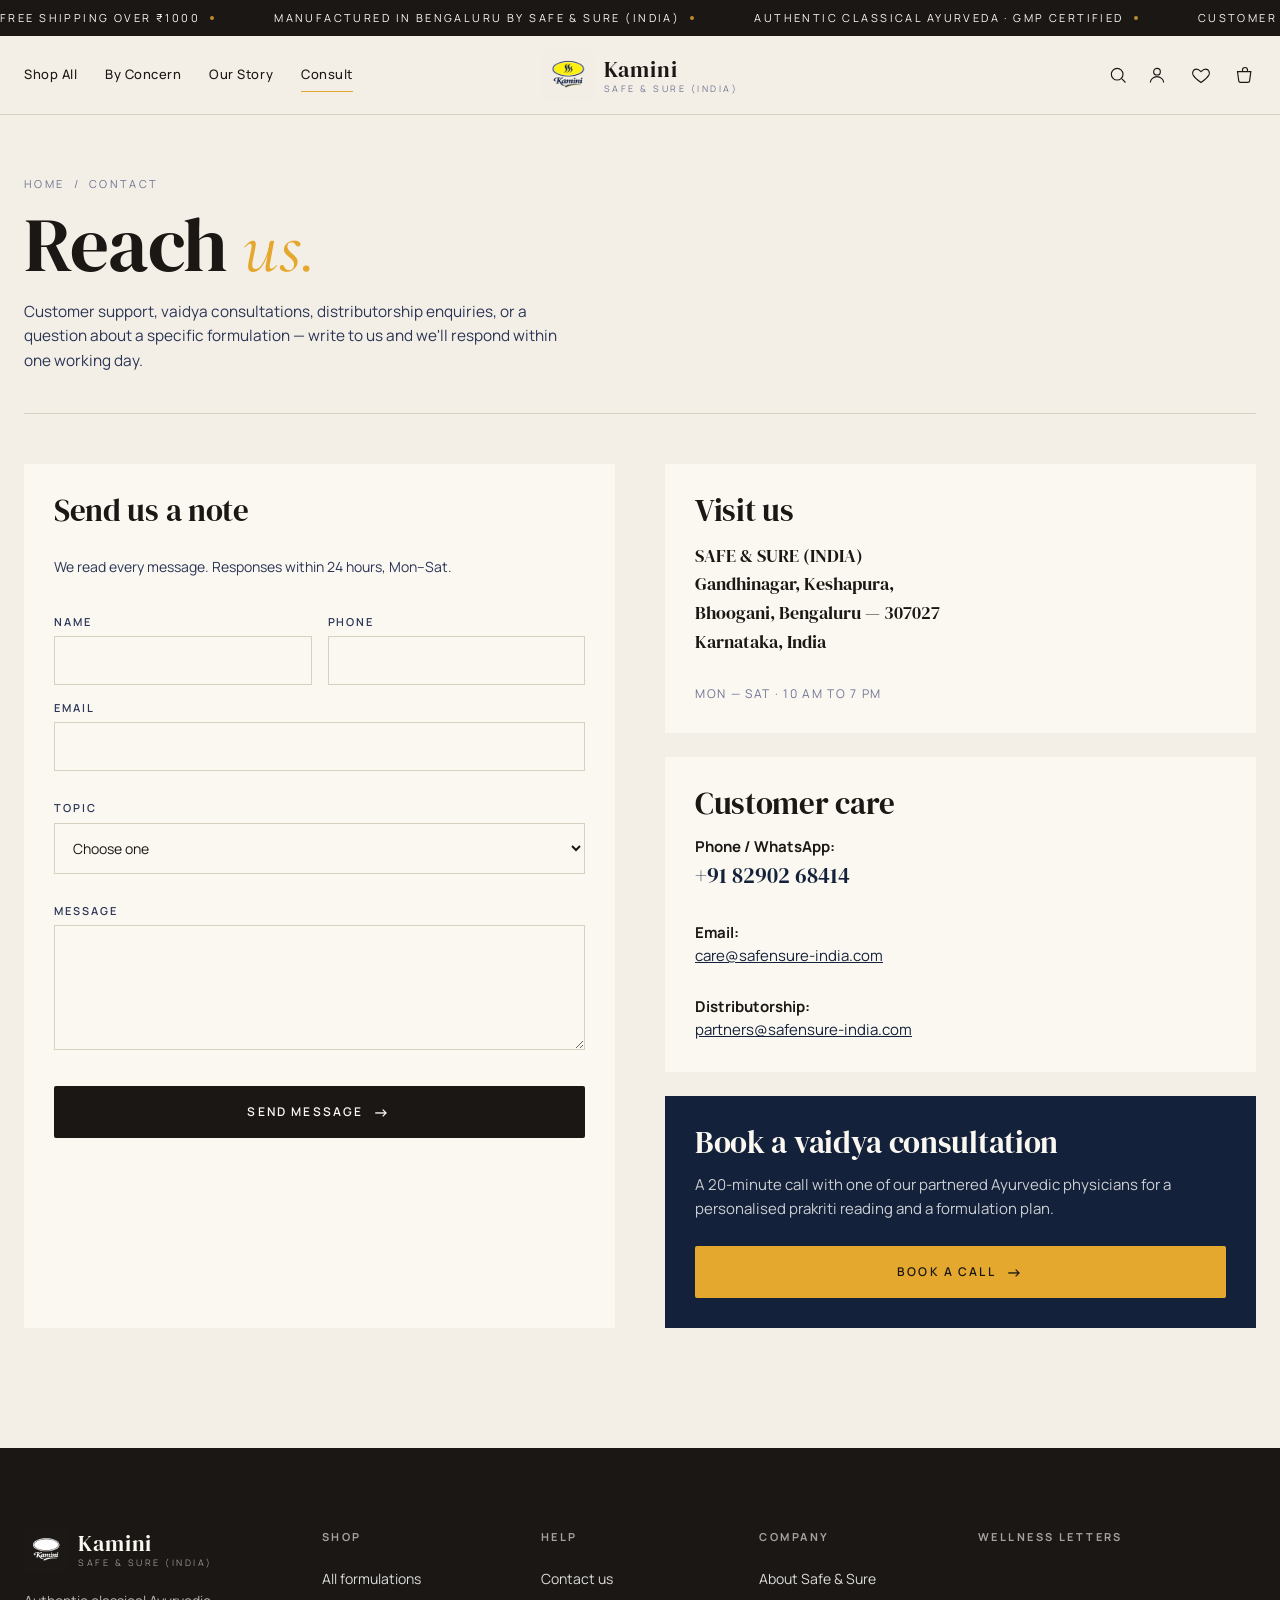
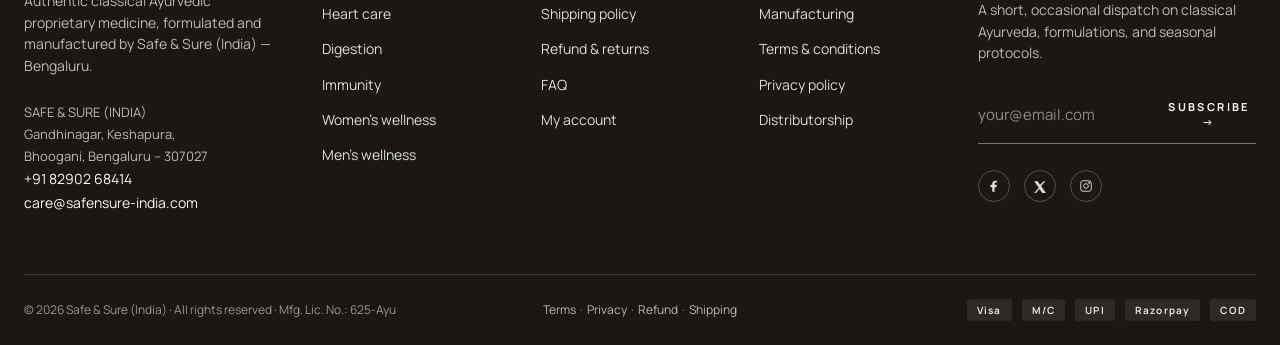
<file: contact.html>
<!DOCTYPE html>
<html lang="en">
<head>
<meta name="robots" content="noindex, nofollow, noarchive, nosnippet">
<meta name="googlebot" content="noindex, nofollow">
<meta charset="UTF-8" />
<meta name="viewport" content="width=device-width, initial-scale=1.0" />
<title>Contact — Kamini by Safe &amp; Sure (India)</title>
<link rel="preconnect" href="https://fonts.googleapis.com" />
<link rel="preconnect" href="https://fonts.gstatic.com" crossorigin />
<link href="https://fonts.googleapis.com/css2?family=DM+Serif+Display:ital@0;1&family=Cormorant+Garamond:ital,wght@0,400;0,500;1,400;1,500&family=Manrope:wght@300;400;500;600;700&display=swap" rel="stylesheet" />
<link rel="icon" type="image/png" href="assets/logo.png" />
<link rel="stylesheet" href="styles.css" />
</head>
<body data-page="contact">

<div id="site-header"></div>

<main class="wide">
  <section class="page-head">
    <div class="crumb"><a href="index.html">Home</a> &nbsp;/&nbsp; Contact</div>
    <h1>Reach <span class="italic">us.</span></h1>
    <p class="lede" style="margin-top:14px;max-width:60ch;">
      Customer support, vaidya consultations, distributorship enquiries, or
      a question about a specific formulation — write to us and we'll respond within one working day.
    </p>
  </section>

  <div class="contact-grid">
    <!-- Form -->
    <form class="contact-card" onsubmit="event.preventDefault();document.getElementById('contact-ok').style.display='block';this.reset();">
      <h3 class="h-block serif">Send us a note</h3>
      <p style="font-size:14px;color:var(--ink-2);">We read every message. Responses within 24 hours, Mon–Sat.</p>
      <div class="field-row" style="margin-top:8px;">
        <div class="field"><label>Name</label><input type="text" required /></div>
        <div class="field"><label>Phone</label><input type="tel" required /></div>
      </div>
      <div class="field"><label>Email</label><input type="email" required /></div>
      <div class="field"><label>Topic</label>
        <select required>
          <option value="">Choose one</option>
          <option>Order / shipping question</option>
          <option>Product / dosage advice</option>
          <option>Vaidya consultation booking</option>
          <option>Distributorship enquiry</option>
          <option>Wholesale / pharmacy</option>
          <option>Other</option>
        </select>
      </div>
      <div class="field"><label>Message</label><textarea rows="5" required></textarea></div>
      <button type="submit" class="btn btn-dark" style="margin-top:8px;">Send message <span class="btn-arrow">→</span></button>
      <p id="contact-ok" style="display:none;color:var(--saffron);font-weight:600;font-size:14px;">✓ Message received. We'll respond shortly.</p>
    </form>

    <!-- Info column -->
    <div style="display:flex;flex-direction:column;gap:24px;">
      <div class="contact-card">
        <h3 class="h-block serif">Visit us</h3>
        <p style="margin:0;font-family:var(--serif);font-size:18px;line-height:1.6;">
          SAFE &amp; SURE (INDIA)<br/>
          Gandhinagar, Keshapura,<br/>
          Bhoogani, Bengaluru — 307027<br/>
          Karnataka, India
        </p>
        <p style="margin:14px 0 0;font-size:12px;letter-spacing:.14em;text-transform:uppercase;color:var(--mute);">Mon — Sat · 10 AM to 7 PM</p>
      </div>
      <div class="contact-card">
        <h3 class="h-block serif">Customer care</h3>
        <p style="margin:0;font-size:15px;">
          <b>Phone / WhatsApp:</b><br/>
          <a href="tel:+918290268414" style="font-family:var(--serif);font-size:22px;color:var(--ink);text-decoration:none;">+91 82902 68414</a>
        </p>
        <p style="margin:14px 0 0;font-size:15px;">
          <b>Email:</b><br/>
          <a href="mailto:care@safensure-india.com" style="color:var(--ink);text-decoration:underline;">care@safensure-india.com</a>
        </p>
        <p style="margin:14px 0 0;font-size:15px;">
          <b>Distributorship:</b><br/>
          <a href="mailto:partners@safensure-india.com" style="color:var(--ink);text-decoration:underline;">partners@safensure-india.com</a>
        </p>
      </div>
      <div class="contact-card" style="background:var(--ink);color:var(--paper);">
        <h3 class="h-block serif" style="color:var(--paper);">Book a vaidya consultation</h3>
        <p style="margin:0;color:rgba(255,255,255,.78);">
          A 20-minute call with one of our partnered Ayurvedic physicians for
          a personalised prakriti reading and a formulation plan.
        </p>
        <a class="btn btn-gold" href="#" style="margin-top:12px;">Book a call <span class="btn-arrow">→</span></a>
      </div>
    </div>
  </div>

</main>

<div id="site-footer"></div>

<script src="app.js"></script>
</body>
</html>
</file>
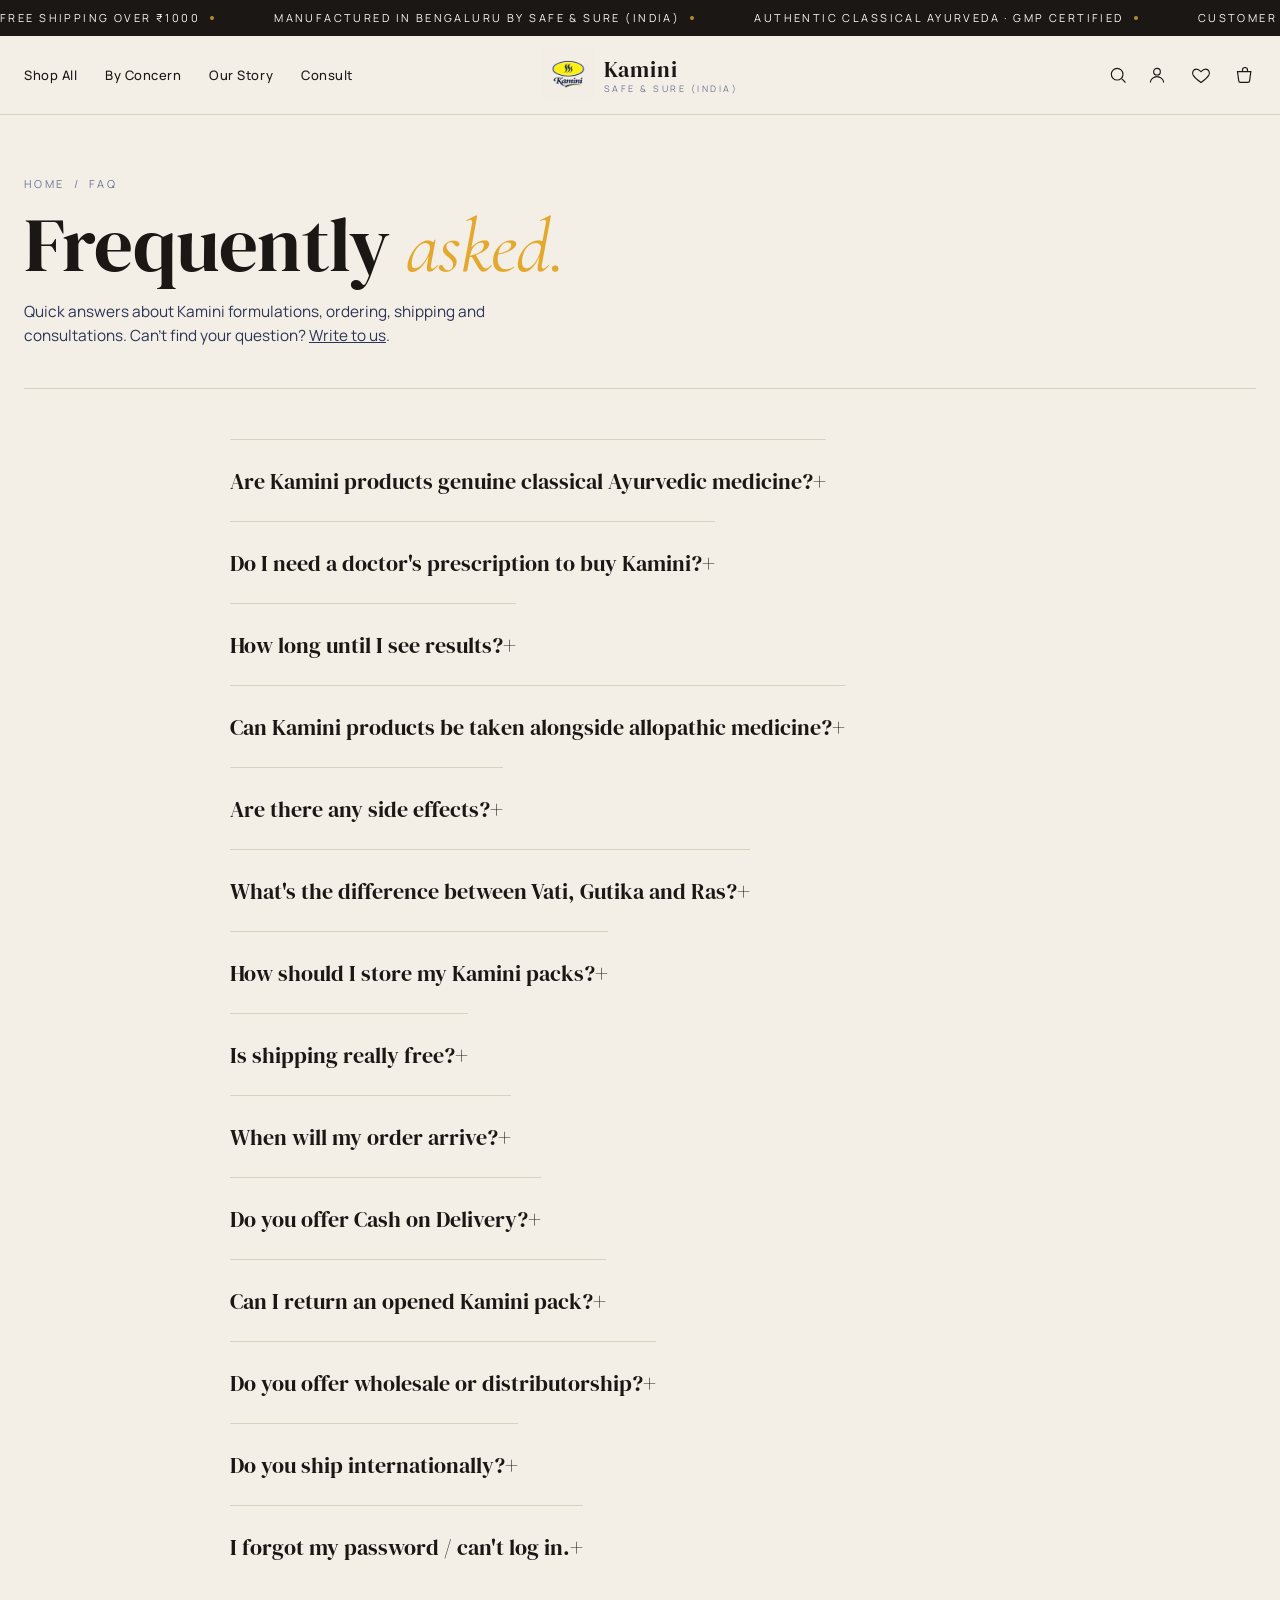
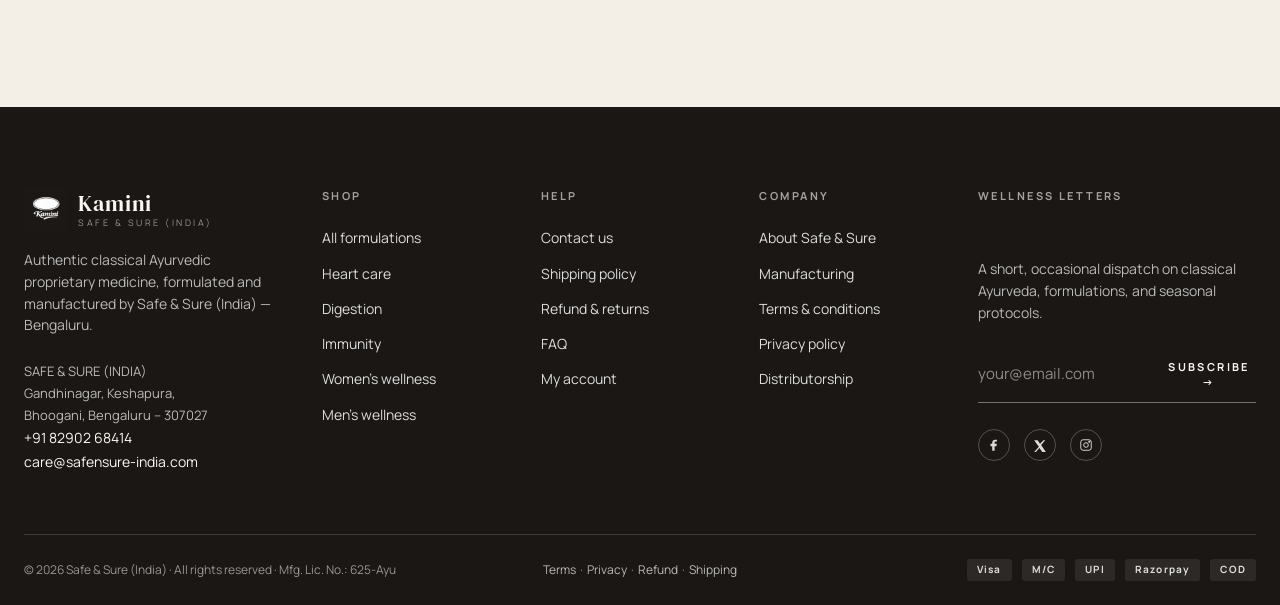
<file: faq.html>
<!DOCTYPE html>
<html lang="en">
<head>
<meta name="robots" content="noindex, nofollow, noarchive, nosnippet">
<meta name="googlebot" content="noindex, nofollow">
<meta charset="UTF-8" />
<meta name="viewport" content="width=device-width, initial-scale=1.0" />
<title>FAQ — Kamini by Safe &amp; Sure (India)</title>
<link rel="preconnect" href="https://fonts.googleapis.com" />
<link rel="preconnect" href="https://fonts.gstatic.com" crossorigin />
<link href="https://fonts.googleapis.com/css2?family=DM+Serif+Display:ital@0;1&family=Cormorant+Garamond:ital,wght@0,400;0,500;1,400;1,500&family=Manrope:wght@300;400;500;600;700&display=swap" rel="stylesheet" />
<link rel="icon" type="image/png" href="assets/logo.png" />
<link rel="stylesheet" href="styles.css" />
</head>
<body data-page="faq">

<div id="site-header"></div>

<main class="wide">
  <section class="page-head">
    <div class="crumb"><a href="index.html">Home</a> &nbsp;/&nbsp; FAQ</div>
    <h1>Frequently <span class="italic">asked.</span></h1>
    <p class="lede" style="margin-top:14px;max-width:60ch;">Quick answers about Kamini formulations, ordering, shipping and consultations. Can't find your question? <a href="contact.html" style="text-decoration:underline;">Write to us</a>.</p>
  </section>

  <div class="faq-list" id="faq"></div>
</main>

<div id="site-footer"></div>

<script src="app.js"></script>
<script>
const FAQS = [
  ["Are Kamini products genuine classical Ayurvedic medicine?",
   "Yes. Every Kamini formulation is manufactured under AYUSH Mfg. Lic. No. 625-Ayu by Safe &amp; Sure (India) in Bengaluru. Each pack carries the licence number, batch code and expiry date. Where applicable, we reference the classical Ayurvedic text the formulation comes from."],
  ["Do I need a doctor's prescription to buy Kamini?",
   "Kamini products are classified as Ayurvedic Proprietary Medicine and can be purchased without a prescription. That said, we strongly recommend a consultation with a registered Ayurvedic physician (BAMS) — especially for cardiac, blood-pressure or rejuvenation formulations. Book a free vaidya call from the <a href='contact.html'>contact page</a>."],
  ["How long until I see results?",
   "Classical Ayurveda works in cycles. Acute issues (cough, indigestion, pain) may respond within 5 – 14 days. Chronic concerns (heart, BP, women's health) typically need a 6 – 12 week course. Your vaidya will set the right expectations during a consultation."],
  ["Can Kamini products be taken alongside allopathic medicine?",
   "In most cases yes, but please consult both your allopathic doctor and an Ayurvedic physician before combining therapies — particularly for blood-pressure, anti-diabetic or anti-coagulant medication."],
  ["Are there any side effects?",
   "Classical Ayurvedic formulations, when taken at recommended doses, are generally well tolerated. Mild digestive adjustment in the first few days is normal. Discontinue use and contact a vaidya if you observe any unexpected reaction."],
  ["What's the difference between Vati, Gutika and Ras?",
   "All three are tablet-form preparations in classical Ayurveda. <b>Vati</b> is typically herbal, <b>Gutika</b> includes specific bhasmas alongside herbs, and <b>Ras</b> denotes mineral-based formulations prepared with elaborate shodhan (purification). All Kamini formulations strictly follow the classical preparation process for their type."],
  ["How should I store my Kamini packs?",
   "Store in a cool, dry place, away from direct sunlight and out of reach of children. Keep the foil pack sealed; close the outer carton tightly after each use. Once opened, use within the expiry date printed on the pack."],
  ["Is shipping really free?",
   "Yes, on all orders over ₹1,000 anywhere in India. Below ₹1,000, a flat ₹60 shipping fee applies. See our <a href='shipping-policy.html'>full shipping policy</a> for delivery timelines."],
  ["When will my order arrive?",
   "Most metros receive their orders in 2 – 4 working days after dispatch. Tier-2 cities in 3 – 6 days, and other locations in 5 – 9 days. North-Eastern states and far-off islands take 7 – 12 days. You'll receive a tracking link as soon as it ships."],
  ["Do you offer Cash on Delivery?",
   "Yes, on orders up to ₹5,000 in serviceable pin codes. A ₹30 COD handling fee applies. For orders above ₹2,500 we may call once to confirm before dispatch — this is a fraud-prevention measure, not an inconvenience."],
  ["Can I return an opened Kamini pack?",
   "Unfortunately no. Once a medicine pack is opened it cannot be re-sold for safety reasons. We accept returns of unopened, sealed packs within 7 days of delivery, and we replace damaged-in-transit packs at no cost (please record a video while unboxing). See the <a href='refund-policy.html'>refund policy</a>."],
  ["Do you offer wholesale or distributorship?",
   "Yes — we work with select Ayurvedic clinics, pharmacies and modern wellness retailers across India. Write to <a href='mailto:partners@safensure-india.com'>partners@safensure-india.com</a> or use the form on our <a href='contact.html'>contact page</a>."],
  ["Do you ship internationally?",
   "We currently ship within India only. International enquiries: email <a href='mailto:care@safensure-india.com'>care@safensure-india.com</a> with your product list and address, and we'll respond with a custom quote."],
  ["I forgot my password / can't log in.",
   "Use the 'Forgot password' link on the sign-in page (coming soon in the live store). For immediate help, message us on WhatsApp at +91 82902 68414 with your registered email and we'll reset it within an hour during business hours."]
];

document.getElementById('faq').innerHTML = FAQS.map(([q, a]) => `
  <div class="faq-item">
    <button class="faq-q" onclick="this.parentElement.classList.toggle('open')">${q}</button>
    <div class="faq-a"><p>${a}</p></div>
  </div>
`).join('');
</script>
</body>
</html>
</file>
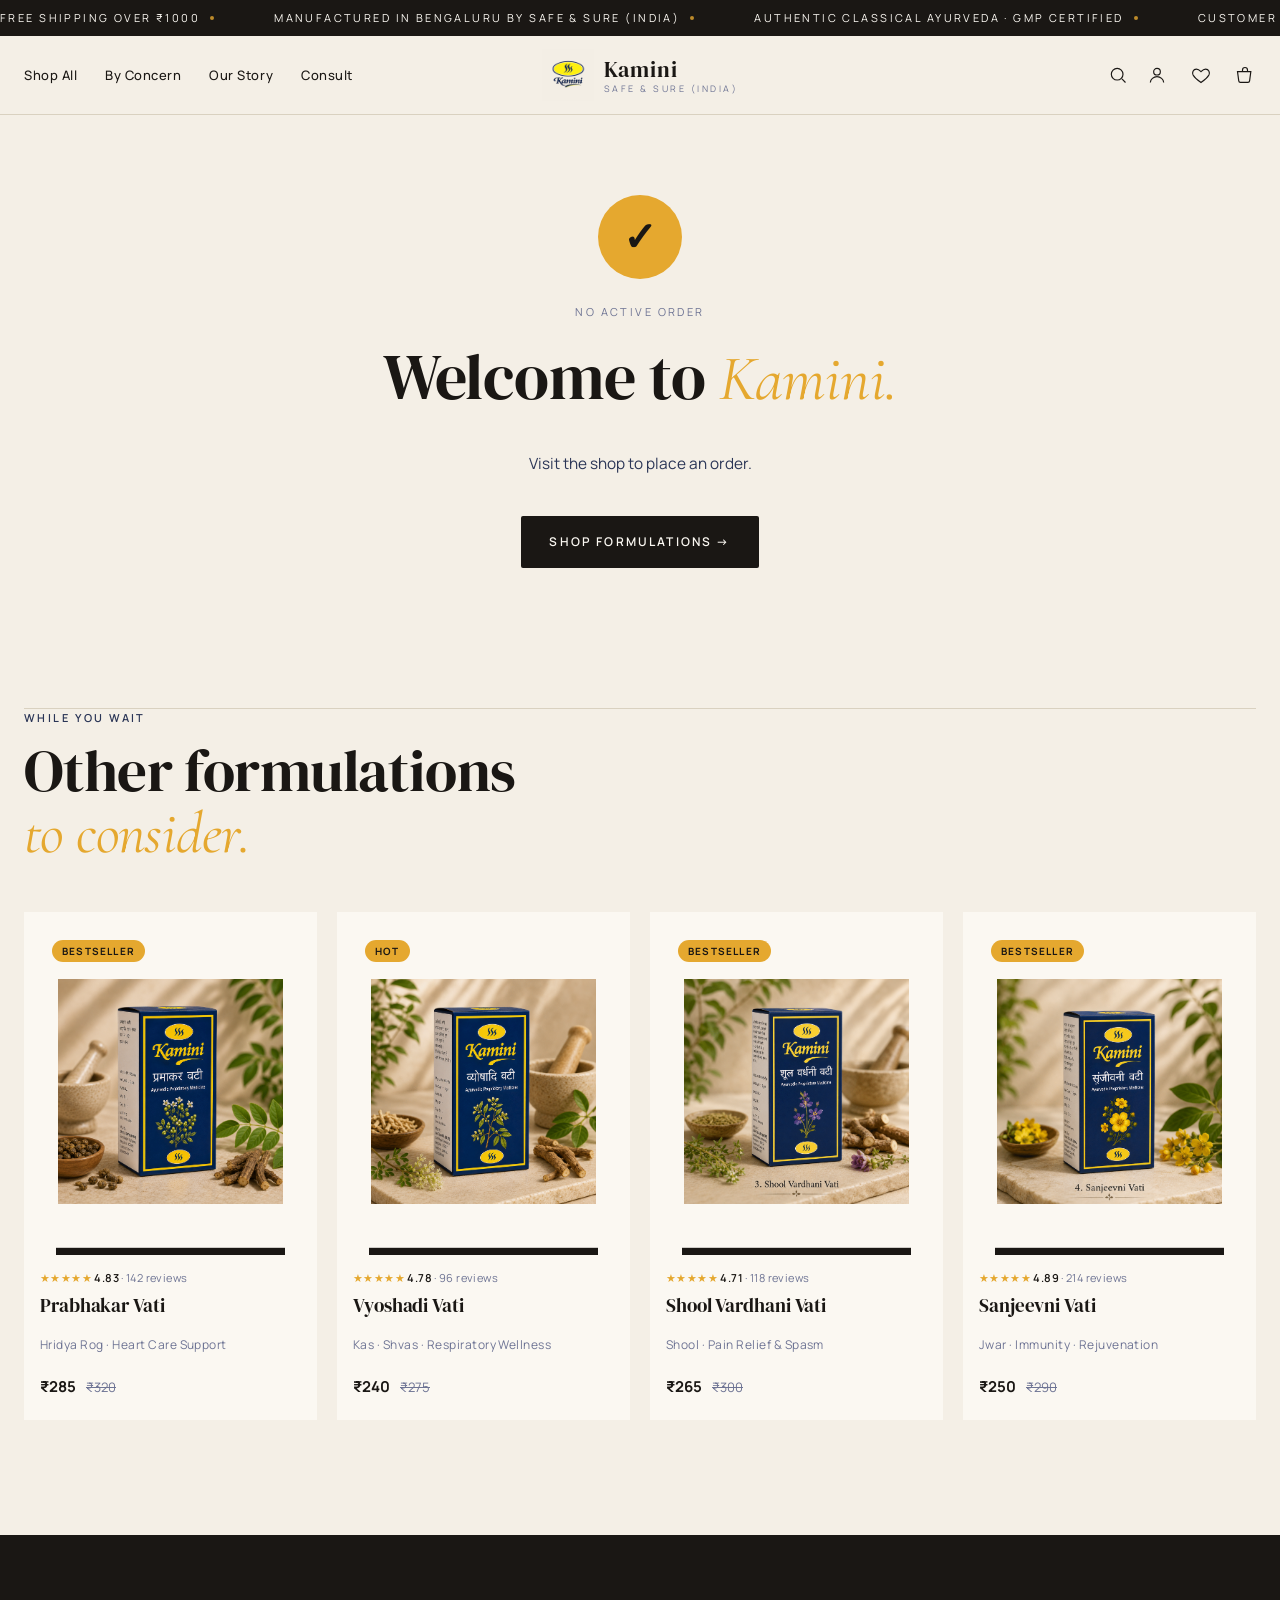
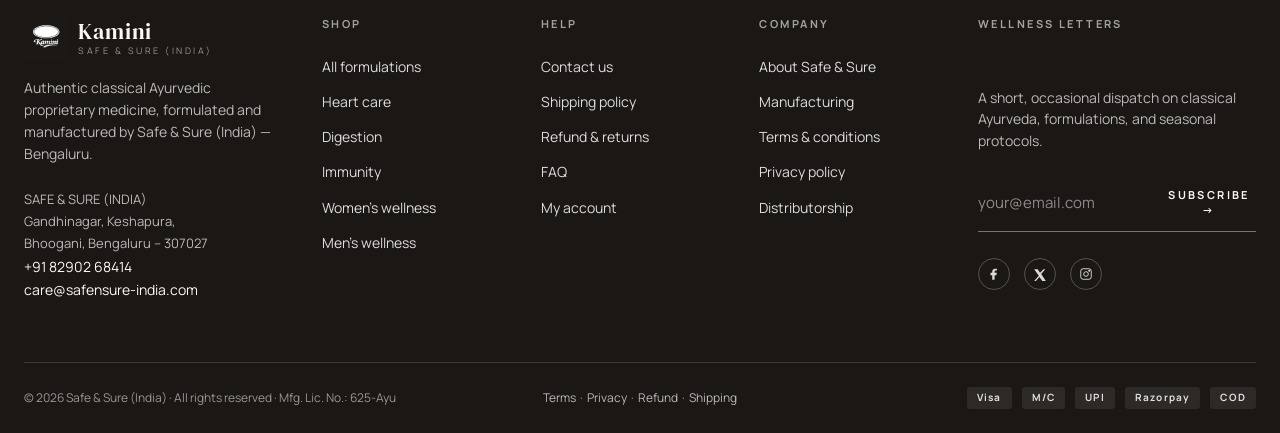
<file: order-success.html>
<!DOCTYPE html>
<html lang="en">
<head>
<meta name="robots" content="noindex, nofollow, noarchive, nosnippet">
<meta name="googlebot" content="noindex, nofollow">
<meta charset="UTF-8" />
<meta name="viewport" content="width=device-width, initial-scale=1.0" />
<title>Order placed — Kamini by Safe &amp; Sure (India)</title>
<link rel="preconnect" href="https://fonts.googleapis.com" />
<link rel="preconnect" href="https://fonts.gstatic.com" crossorigin />
<link href="https://fonts.googleapis.com/css2?family=DM+Serif+Display:ital@0;1&family=Cormorant+Garamond:ital,wght@0,400;0,500;1,400;1,500&family=Manrope:wght@300;400;500;600;700&display=swap" rel="stylesheet" />
<link rel="icon" type="image/png" href="assets/logo.png" />
<link rel="stylesheet" href="styles.css" />
</head>
<body data-page="success">

<div id="site-header"></div>

<main class="wide">
  <div class="success" id="success-root"></div>

  <section class="section-pad" style="padding-top:0;border-top:1px solid var(--hairline);">
    <div class="sec-head reveal">
      <div class="left">
        <span class="eyebrow">While you wait</span>
        <h2 class="h-section serif">Other formulations<br/><span class="italic" style="color:var(--saffron);">to consider.</span></h2>
      </div>
    </div>
    <div id="related-grid" class="product-grid"></div>
  </section>
</main>

<div id="site-footer"></div>

<script src="app.js"></script>
<script>
let ord = null;
try { ord = JSON.parse(localStorage.getItem('kamini_last_order') || 'null'); } catch {}

const root = document.getElementById('success-root');
if (!ord) {
  root.innerHTML = `
    <div class="checkmark">✓</div>
    <span class="ord-no">No active order</span>
    <h1>Welcome to <span class="italic">Kamini.</span></h1>
    <p class="lede" style="text-align:center;">Visit the shop to place an order.</p>
    <a class="btn btn-dark" href="shop.html">Shop formulations →</a>`;
} else {
  const date = new Date(ord.placed);
  const eta = new Date(date.getTime() + 5 * 24 * 3600 * 1000);
  const fmt = d => d.toLocaleDateString('en-IN', { day: '2-digit', month: 'short', year: 'numeric' });
  root.innerHTML = `
    <div class="checkmark">✓</div>
    <span class="ord-no">Order ${ord.id}</span>
    <h1>Thank you — your order<br/>is <span class="italic">on its way.</span></h1>
    <p class="lede" style="text-align:center;max-width:50ch;">
      We've sent a confirmation to your inbox. Expected delivery by
      <b style="color:var(--ink);">${fmt(eta)}</b>. You can track this order from
      <a href="account.html" style="text-decoration:underline;">My Account</a>.
    </p>

    <div class="success-card">
      <div class="row between" style="font-family:var(--serif);"><span>Order</span><b>${ord.id}</b></div>
      <div class="row between"><span>Placed</span><span>${fmt(date)}</span></div>
      <div class="row between"><span>Items</span><span>${ord.totals.count}</span></div>
      <div class="row between"><span>Subtotal</span><span>${inr(ord.totals.subtotal)}</span></div>
      <div class="row between"><span>GST</span><span>${inr(ord.totals.tax)}</span></div>
      <div class="row between"><span>Shipping</span><span>${ord.totals.shipping === 0 ? 'Free' : inr(ord.totals.shipping)}</span></div>
      <div class="row between" style="font-family:var(--serif);font-size:22px;padding-top:10px;border-top:1px solid var(--hairline);"><span>Total paid</span><b>${inr(ord.totals.total)}</b></div>
    </div>

    <div style="display:flex;gap:14px;flex-wrap:wrap;justify-content:center;">
      <a class="btn btn-dark" href="shop.html">Continue shopping</a>
      <a class="btn btn-outline" href="account.html">Track this order</a>
    </div>`;
}

document.getElementById('related-grid').innerHTML = PRODUCTS.slice(0, 4).map(productCardHTML).join('');
</script>
</body>
</html>
</file>
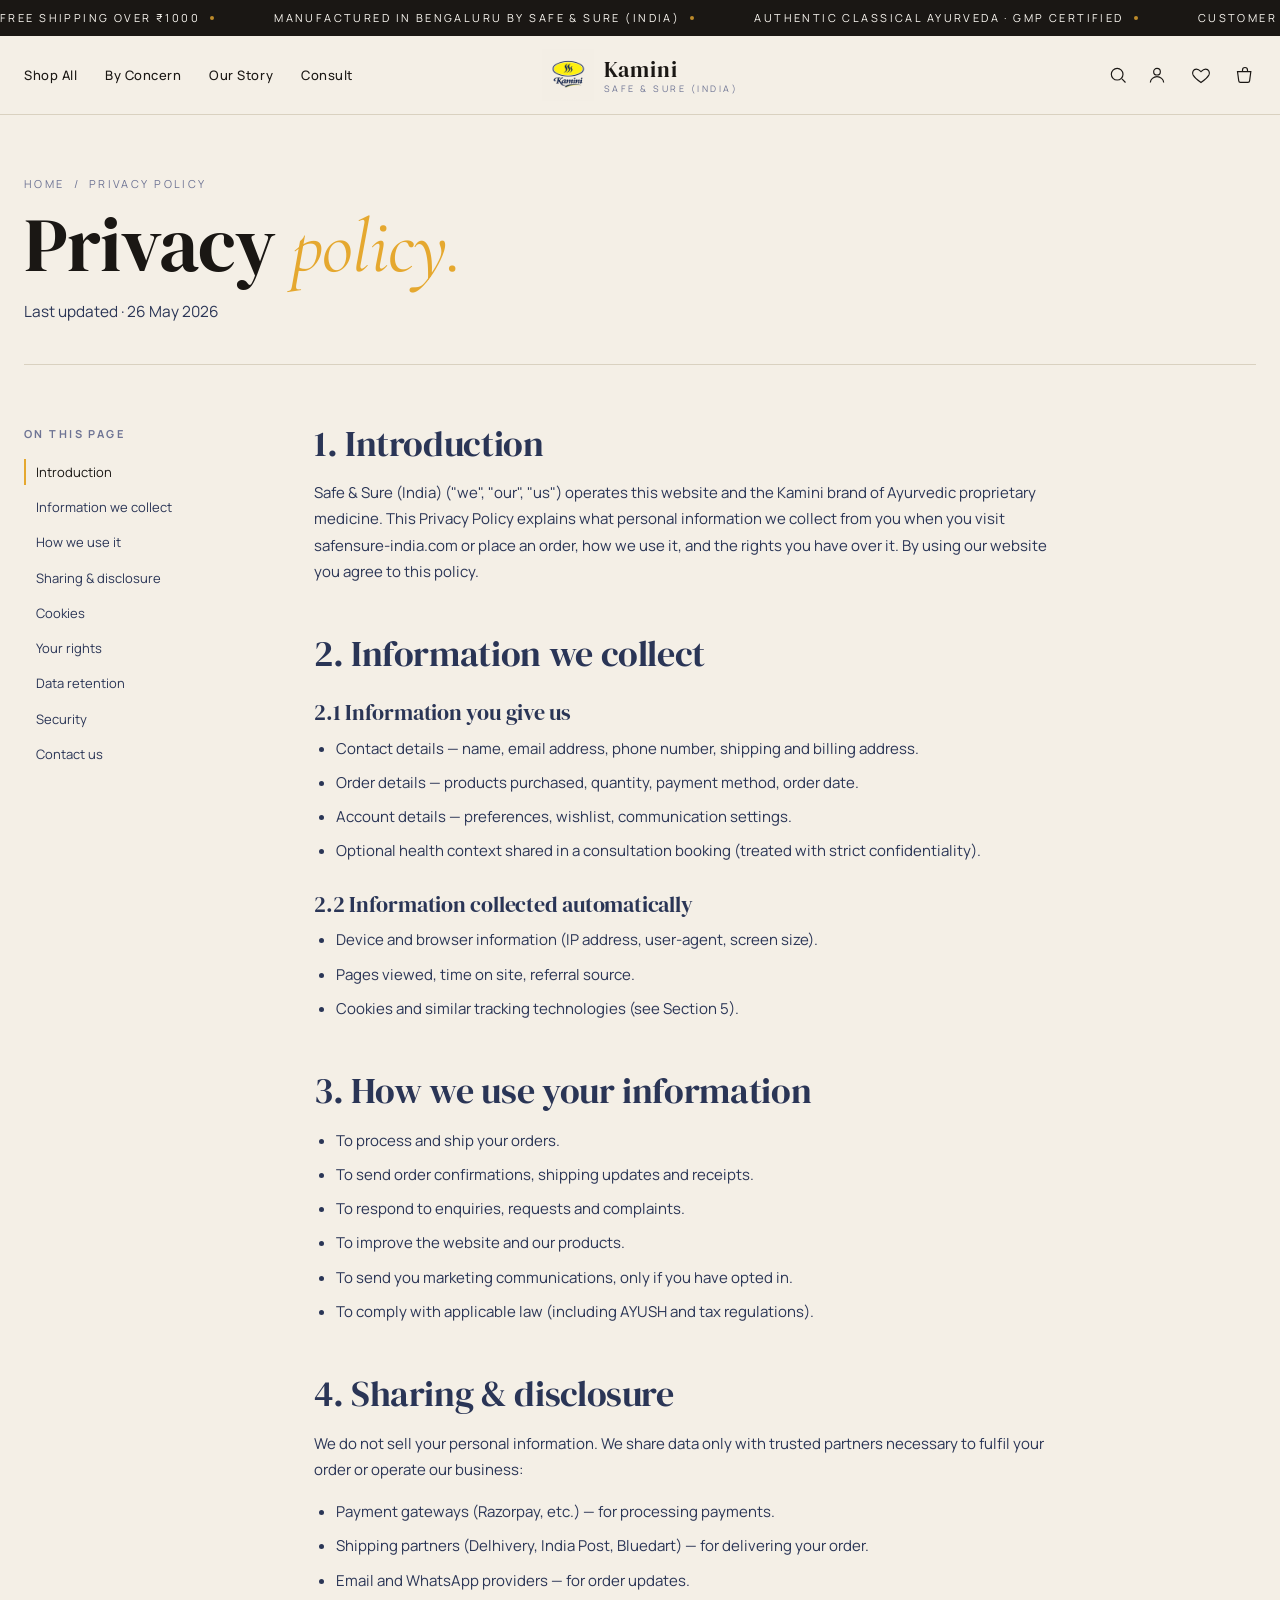
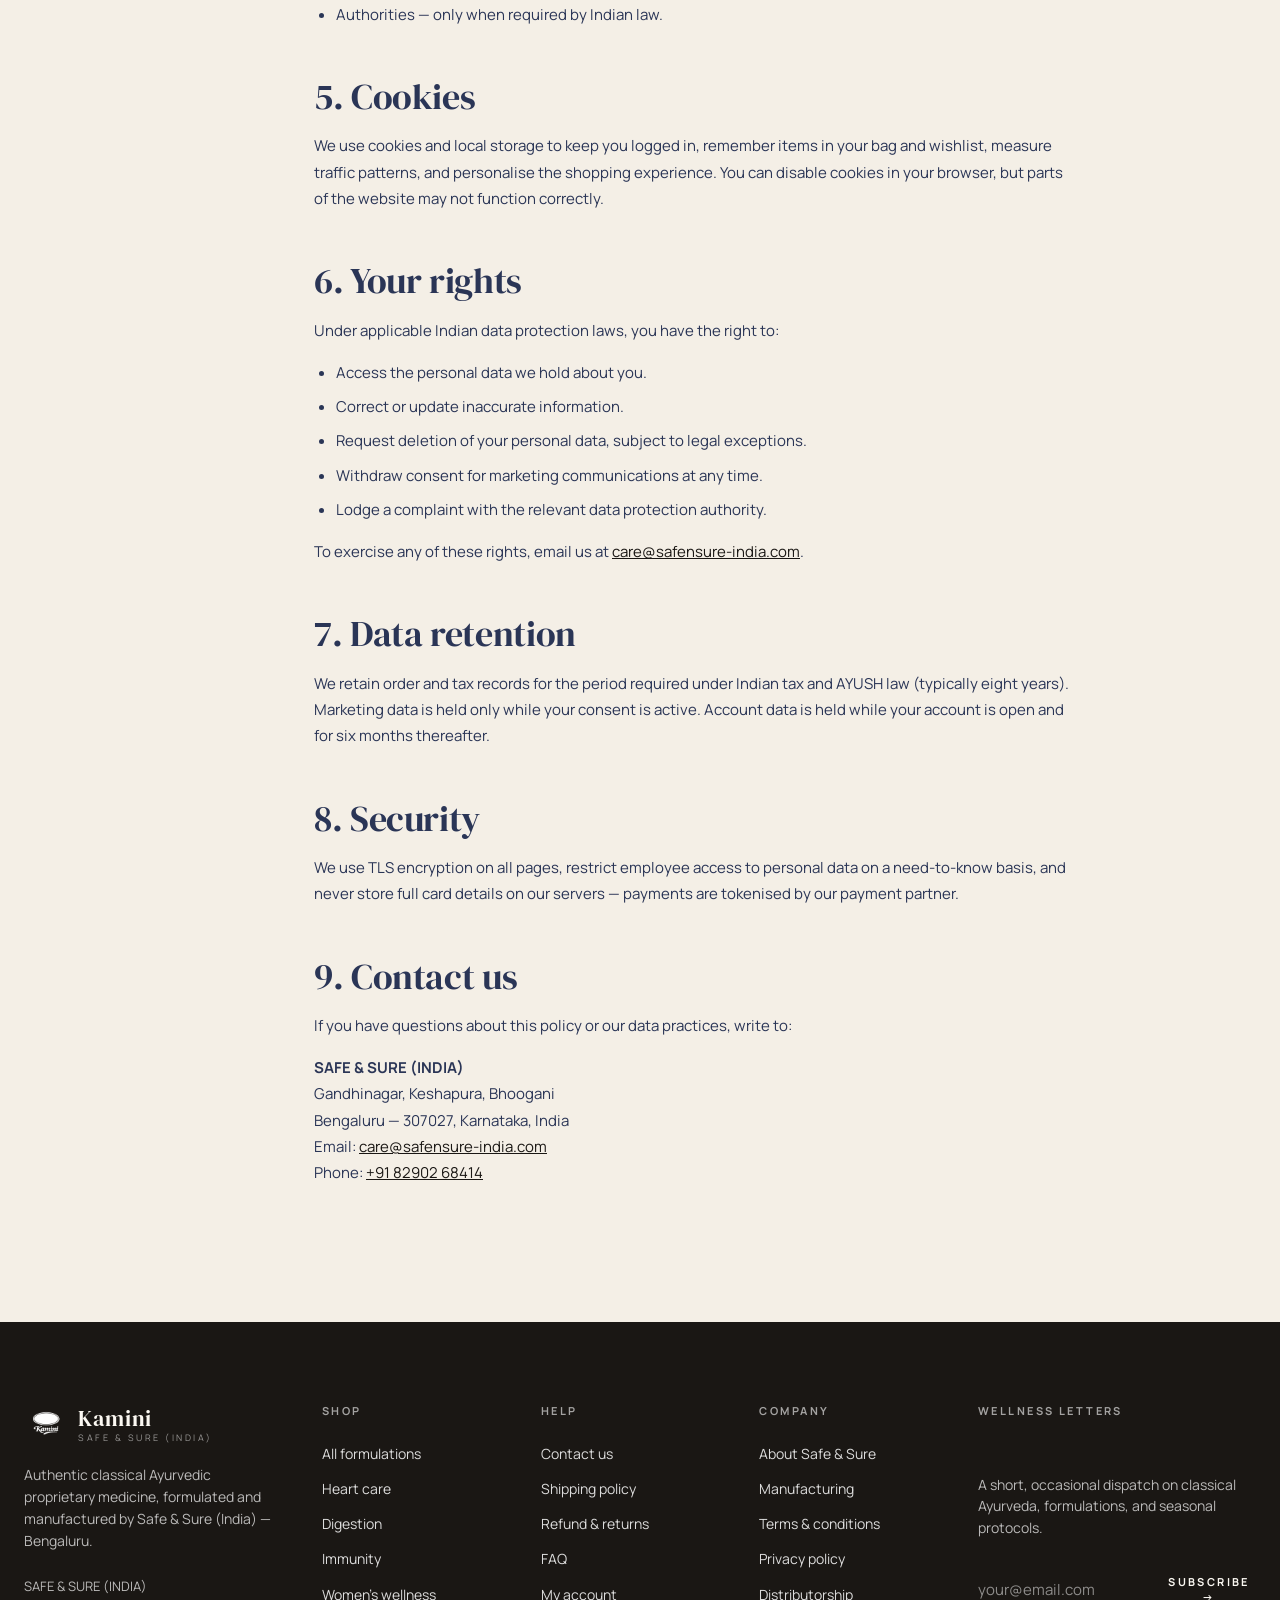
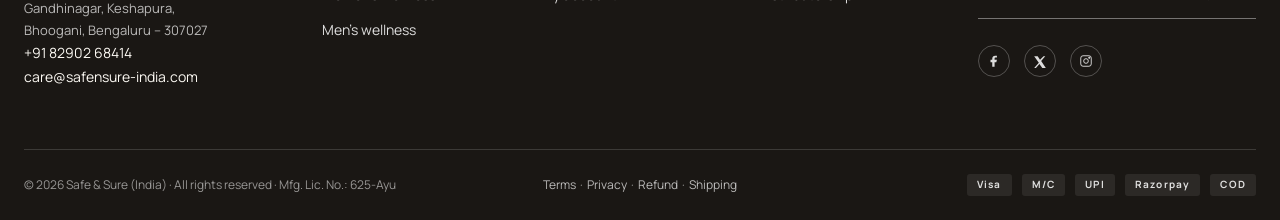
<file: privacy-policy.html>
<!DOCTYPE html>
<html lang="en">
<head>
<meta name="robots" content="noindex, nofollow, noarchive, nosnippet">
<meta name="googlebot" content="noindex, nofollow">
<meta charset="UTF-8" />
<meta name="viewport" content="width=device-width, initial-scale=1.0" />
<title>Privacy Policy — Kamini by Safe &amp; Sure (India)</title>
<link rel="preconnect" href="https://fonts.googleapis.com" />
<link rel="preconnect" href="https://fonts.gstatic.com" crossorigin />
<link href="https://fonts.googleapis.com/css2?family=DM+Serif+Display:ital@0;1&family=Cormorant+Garamond:ital,wght@0,400;0,500;1,400;1,500&family=Manrope:wght@300;400;500;600;700&display=swap" rel="stylesheet" />
<link rel="icon" type="image/png" href="assets/logo.png" />
<link rel="stylesheet" href="styles.css" />

<style>
@media (max-width:992px){
  .legal-toc{    
    position: relative;
    top: 0px!important;
  }
}
</style>
</head>
<body data-page="privacy">

<div id="site-header"></div>

<main class="wide">
  <section class="page-head">
    <div class="crumb"><a href="index.html">Home</a> &nbsp;/&nbsp; Privacy policy</div>
    <h1>Privacy <span class="italic">policy.</span></h1>
    <p class="lede" style="margin-top:14px;">Last updated · 26 May 2026</p>
  </section>

  <div class="legal">
    <aside class="legal-toc">
      <h5>On this page</h5>
      <ul>
        <li><a href="#intro" class="active">Introduction</a></li>
        <li><a href="#info">Information we collect</a></li>
        <li><a href="#use">How we use it</a></li>
        <li><a href="#share">Sharing &amp; disclosure</a></li>
        <li><a href="#cookies">Cookies</a></li>
        <li><a href="#rights">Your rights</a></li>
        <li><a href="#retention">Data retention</a></li>
        <li><a href="#security">Security</a></li>
        <li><a href="#contact">Contact us</a></li>
      </ul>
    </aside>

    <div class="legal-body">
      <h2 id="intro">1. Introduction</h2>
      <p>Safe &amp; Sure (India) ("we", "our", "us") operates this website and the Kamini brand of Ayurvedic proprietary medicine. This Privacy Policy explains what personal information we collect from you when you visit safensure-india.com or place an order, how we use it, and the rights you have over it. By using our website you agree to this policy.</p>

      <h2 id="info">2. Information we collect</h2>
      <h3>2.1 Information you give us</h3>
      <ul>
        <li>Contact details — name, email address, phone number, shipping and billing address.</li>
        <li>Order details — products purchased, quantity, payment method, order date.</li>
        <li>Account details — preferences, wishlist, communication settings.</li>
        <li>Optional health context shared in a consultation booking (treated with strict confidentiality).</li>
      </ul>
      <h3>2.2 Information collected automatically</h3>
      <ul>
        <li>Device and browser information (IP address, user-agent, screen size).</li>
        <li>Pages viewed, time on site, referral source.</li>
        <li>Cookies and similar tracking technologies (see Section 5).</li>
      </ul>

      <h2 id="use">3. How we use your information</h2>
      <ul>
        <li>To process and ship your orders.</li>
        <li>To send order confirmations, shipping updates and receipts.</li>
        <li>To respond to enquiries, requests and complaints.</li>
        <li>To improve the website and our products.</li>
        <li>To send you marketing communications, only if you have opted in.</li>
        <li>To comply with applicable law (including AYUSH and tax regulations).</li>
      </ul>

      <h2 id="share">4. Sharing &amp; disclosure</h2>
      <p>We do not sell your personal information. We share data only with trusted partners necessary to fulfil your order or operate our business:</p>
      <ul>
        <li>Payment gateways (Razorpay, etc.) — for processing payments.</li>
        <li>Shipping partners (Delhivery, India Post, Bluedart) — for delivering your order.</li>
        <li>Email and WhatsApp providers — for order updates.</li>
        <li>Authorities — only when required by Indian law.</li>
      </ul>

      <h2 id="cookies">5. Cookies</h2>
      <p>We use cookies and local storage to keep you logged in, remember items in your bag and wishlist, measure traffic patterns, and personalise the shopping experience. You can disable cookies in your browser, but parts of the website may not function correctly.</p>

      <h2 id="rights">6. Your rights</h2>
      <p>Under applicable Indian data protection laws, you have the right to:</p>
      <ul>
        <li>Access the personal data we hold about you.</li>
        <li>Correct or update inaccurate information.</li>
        <li>Request deletion of your personal data, subject to legal exceptions.</li>
        <li>Withdraw consent for marketing communications at any time.</li>
        <li>Lodge a complaint with the relevant data protection authority.</li>
      </ul>
      <p>To exercise any of these rights, email us at <a href="mailto:care@safensure-india.com">care@safensure-india.com</a>.</p>

      <h2 id="retention">7. Data retention</h2>
      <p>We retain order and tax records for the period required under Indian tax and AYUSH law (typically eight years). Marketing data is held only while your consent is active. Account data is held while your account is open and for six months thereafter.</p>

      <h2 id="security">8. Security</h2>
      <p>We use TLS encryption on all pages, restrict employee access to personal data on a need-to-know basis, and never store full card details on our servers — payments are tokenised by our payment partner.</p>

      <h2 id="contact">9. Contact us</h2>
      <p>If you have questions about this policy or our data practices, write to:</p>
      <p>
        <b>SAFE &amp; SURE (INDIA)</b><br/>
        Gandhinagar, Keshapura, Bhoogani<br/>
        Bengaluru — 307027, Karnataka, India<br/>
        Email: <a href="mailto:care@safensure-india.com">care@safensure-india.com</a><br/>
        Phone: <a href="tel:+918290268414">+91 82902 68414</a>
      </p>
    </div>
  </div>
</main>

<div id="site-footer"></div>

<script src="app.js"></script>
<script>
// Highlight TOC link in view
const links = document.querySelectorAll('.legal-toc a');
const sections = [...links].map(a => document.querySelector(a.getAttribute('href')));
window.addEventListener('scroll', () => {
  const y = window.scrollY + 200;
  let i = 0;
  sections.forEach((s, idx) => { if (s && s.offsetTop <= y) i = idx; });
  links.forEach((l, idx) => l.classList.toggle('active', idx === i));
});
</script>
</body>
</html>
</file>
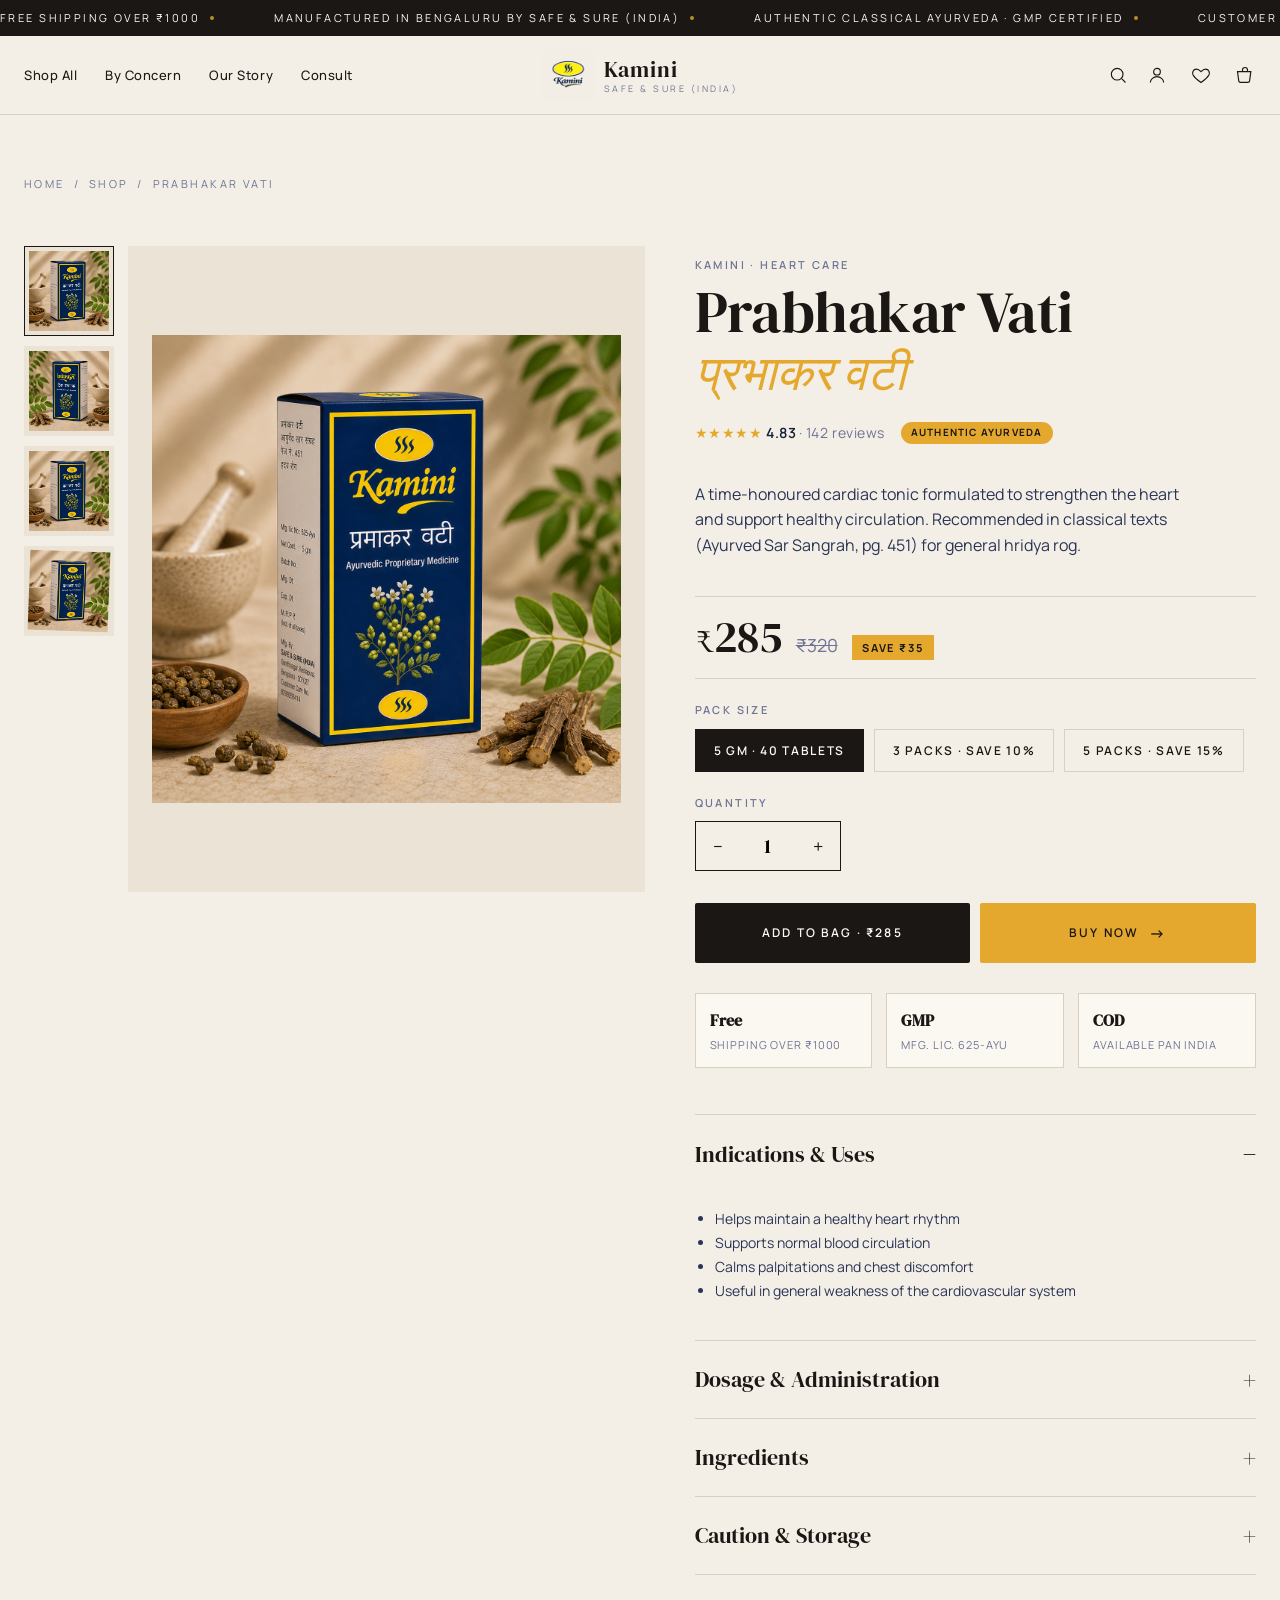
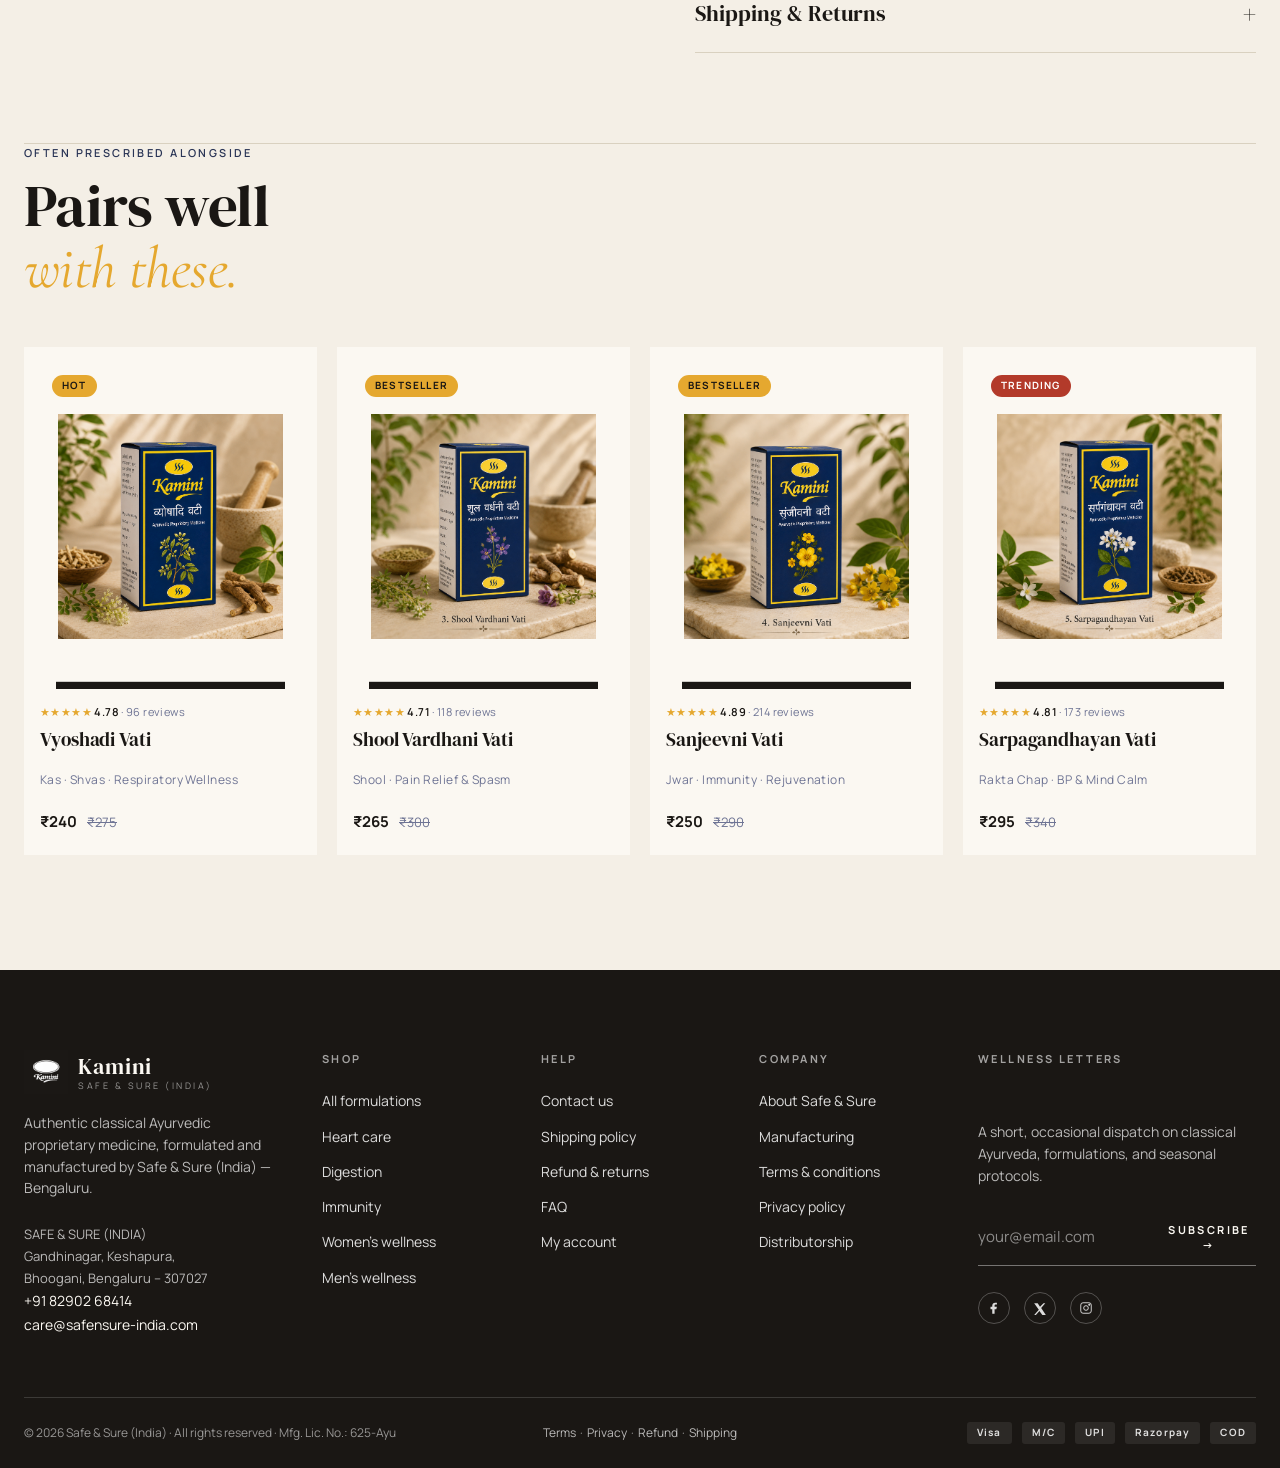
<file: product.html>
<!DOCTYPE html>
<html lang="en">
<head>
<meta name="robots" content="noindex, nofollow, noarchive, nosnippet">
<meta name="googlebot" content="noindex, nofollow">
<meta charset="UTF-8" />
<meta name="viewport" content="width=device-width, initial-scale=1.0" />
<title id="page-title">Product — Kamini by Safe &amp; Sure (India)</title>
<link rel="preconnect" href="https://fonts.googleapis.com" />
<link rel="preconnect" href="https://fonts.gstatic.com" crossorigin />
<link href="https://fonts.googleapis.com/css2?family=DM+Serif+Display:ital@0;1&family=Cormorant+Garamond:ital,wght@0,400;0,500;1,400;1,500&family=Manrope:wght@300;400;500;600;700&display=swap" rel="stylesheet" />
<link rel="icon" type="image/png" href="assets/logo.png" />
<link rel="stylesheet" href="styles.css" />
  <style>
     @media (max-width:992px){
    .pdp-trust{grid-template-columns: repeat(2, 1fr)!important;}
    .pdp-buy-row .btn{max-width: 100%;}
     }
  </style>
</head>
<body data-page="product">

<div id="site-header"></div>

<main class="wide">

  <section class="page-head" style="border-bottom:0;padding-bottom:0;">
    <div class="crumb"><a href="index.html">Home</a> &nbsp;/&nbsp; <a href="shop.html">Shop</a> &nbsp;/&nbsp; <span id="bc-name">Product</span></div>
  </section>

  <section class="pdp-wrap" id="pdp"></section>

  <!-- ============== "PAIRS WITH" GRID ============== -->
  <section class="section-pad" style="padding-top:0;border-top:1px solid var(--hairline);">
    <div class="sec-head reveal">
      <div class="left">
        <span class="eyebrow">Often prescribed alongside</span>
        <h2 class="h-section serif">Pairs well<br/><span class="italic" style="color:var(--saffron);">with these.</span></h2>
      </div>
    </div>
    <div id="related-grid" class="product-grid"></div>
  </section>

</main>

<div id="site-footer"></div>

<script src="app.js"></script>
<script>
const slug = new URL(location.href).searchParams.get('slug') || 'prabhakar-vati';
const p = findProduct(slug) || PRODUCTS[0];
document.getElementById('page-title').textContent = p.name + ' — Kamini by Safe & Sure (India)';
document.getElementById('bc-name').textContent = p.name;

const stars = '★'.repeat(Math.round(p.rating)) + '<span style="color:var(--mute);">' + '★'.repeat(5 - Math.round(p.rating)) + '</span>';
const wasHTML = p.was ? `<span class="was">${inr(p.was)}</span>` : '';
const saveHTML = p.was ? `<span class="save">Save ${inr(p.was - p.price)}</span>` : '';

document.getElementById('pdp').innerHTML = `
  <div class="pdp-gallery">
    <div class="pdp-thumbs">
      <div class="pdp-thumb active"><img src="${p.image}" alt="${p.name} - front"/></div>
      <div class="pdp-thumb"><img src="${p.image}" alt="${p.name} - angle" style="transform:scaleX(-1);"/></div>
      <div class="pdp-thumb"><img src="${p.image}" alt="${p.name} - detail"/></div>
      <div class="pdp-thumb"><img src="${p.image}" alt="${p.name} - context" style="transform:rotate(2deg);"/></div>
    </div>
    <div class="pdp-main" id="pdp-main"><img src="${p.image}" alt="${p.name}"/></div>
  </div>

  <div class="pdp-body">
    <div>
      <div class="pdp-section-label">Kamini · ${p.concern}</div>
      <h1 class="pdp-title">${p.name}<br/><span class="italic">${p.hindi}</span></h1>
    </div>
    <div class="pdp-meta">
      <span class="product-stars" style="color:var(--saffron);font-size:14px;">${stars} <b style="color:var(--ink);">${p.rating.toFixed(2)}</b> <span style="color:var(--mute);">· ${p.reviews} reviews</span></span>
      <span class="badge badge-best">Authentic Ayurveda</span>
    </div>
    <p class="lede" style="font-size:16px;max-width:50ch;">${p.short}</p>

    <div class="pdp-price">
      <span class="now">${inr(p.price)}</span>
      ${wasHTML}
      ${saveHTML}
    </div>

    <div>
      <div class="pdp-section-label">Pack size</div>
      <div class="pdp-size-row">
        <button class="pdp-size-btn active">${p.weight || '5 gm · 40 tabs'}</button>
        <button class="pdp-size-btn">3 packs · save 10%</button>
        <button class="pdp-size-btn">5 packs · save 15%</button>
      </div>
    </div>

    <div>
      <div class="pdp-section-label">Quantity</div>
      <div class="pdp-qty-row">
        <div class="qty-stepper">
          <button onclick="updQty(-1)" aria-label="Decrease">−</button>
          <input type="text" id="qty" value="1" readonly />
          <button onclick="updQty(1)" aria-label="Increase">+</button>
        </div>
      </div>
    </div>

    <div class="pdp-buy-row">
      <button class="btn btn-dark" onclick="addToCartAndStay()">Add to bag · ${inr(p.price)}</button>
      <button class="btn btn-gold" onclick="buyNow()">Buy now <span class="btn-arrow">→</span></button>
    </div>

    <div class="pdp-trust">
      <div class="t"><b>Free</b><small>Shipping over ₹1000</small></div>
      <div class="t"><b>GMP</b><small>Mfg. Lic. 625-Ayu</small></div>
      <div class="t"><b>COD</b><small>Available pan India</small></div>
    </div>

    <div class="pdp-accordion" style="margin-top:24px;">
      <div class="pdp-acc-item open">
        <button class="pdp-acc-head" onclick="this.parentElement.classList.toggle('open')">Indications &amp; Uses</button>
        <div class="pdp-acc-body">
          <ul>${(p.uses || []).map(u => '<li>' + u + '</li>').join('')}</ul>
        </div>
      </div>
      <div class="pdp-acc-item">
        <button class="pdp-acc-head" onclick="this.parentElement.classList.toggle('open')">Dosage &amp; Administration</button>
        <div class="pdp-acc-body"><p>${p.dosage}</p></div>
      </div>
      <div class="pdp-acc-item">
        <button class="pdp-acc-head" onclick="this.parentElement.classList.toggle('open')">Ingredients</button>
        <div class="pdp-acc-body"><p>${p.ingredients}</p></div>
      </div>
      <div class="pdp-acc-item">
        <button class="pdp-acc-head" onclick="this.parentElement.classList.toggle('open')">Caution &amp; Storage</button>
        <div class="pdp-acc-body"><p>${p.caution}</p><p style="margin-top:8px;">Store in a cool, dry place, away from direct sunlight. Keep the bottle tightly closed after use.</p></div>
      </div>
      <div class="pdp-acc-item">
        <button class="pdp-acc-head" onclick="this.parentElement.classList.toggle('open')">Shipping &amp; Returns</button>
        <div class="pdp-acc-body">
          <p>Free shipping pan-India on orders over ₹1000. Dispatched within 24 hours.
          Sealed Kamini packs may be returned within 7 days of delivery if unopened.
          See our <a href="refund-policy.html">refund policy</a>.</p>
        </div>
      </div>
    </div>
  </div>
`;

// Thumb click → swap main image / variation
document.querySelectorAll('.pdp-thumb').forEach(thumb => {
  thumb.addEventListener('click', () => {
    document.querySelectorAll('.pdp-thumb').forEach(t => t.classList.remove('active'));
    thumb.classList.add('active');
    const img = thumb.querySelector('img');
    document.querySelector('#pdp-main img').style.transform = img.style.transform || 'none';
  });
});

// Size buttons
document.querySelectorAll('.pdp-size-btn').forEach(btn => {
  btn.addEventListener('click', () => {
    document.querySelectorAll('.pdp-size-btn').forEach(b => b.classList.remove('active'));
    btn.classList.add('active');
  });
});

function updQty(d) {
  const el = document.getElementById('qty');
  el.value = Math.max(1, (parseInt(el.value)||1) + d);
}

function addToCartAndStay() {
  const qty = parseInt(document.getElementById('qty').value) || 1;
  addToCart(slug, qty);
}
function buyNow() {
  const qty = parseInt(document.getElementById('qty').value) || 1;
  addToCart(slug, qty);
  setTimeout(() => location.href = 'checkout.html', 600);
}

// Related (same concern minus self, fall back to other bestsellers)
let related = PRODUCTS.filter(x => x.concern === p.concern && x.slug !== p.slug);
if (related.length < 4) {
  related = related.concat(PRODUCTS.filter(x => x.slug !== p.slug && !related.includes(x))).slice(0, 4);
}
document.getElementById('related-grid').innerHTML = related.slice(0, 4).map(productCardHTML).join('');
</script>
</body>
</html>
</file>
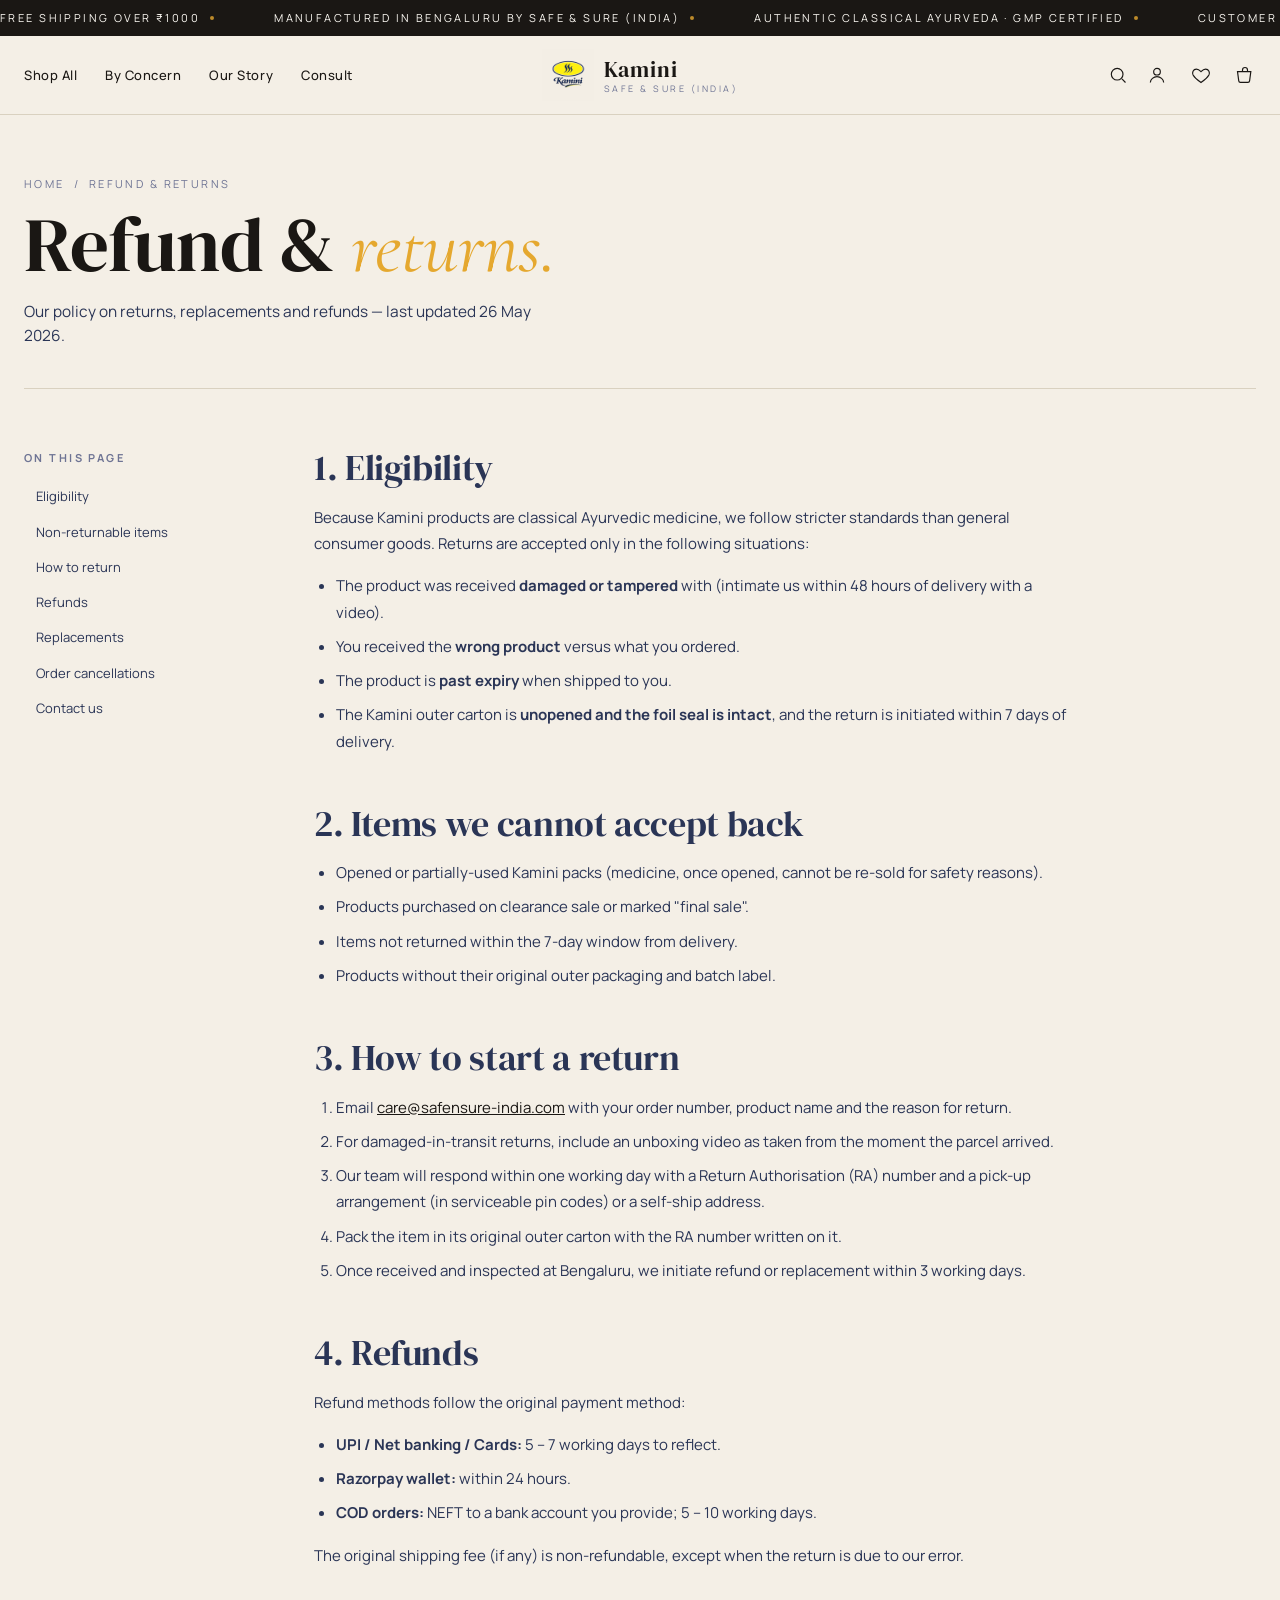
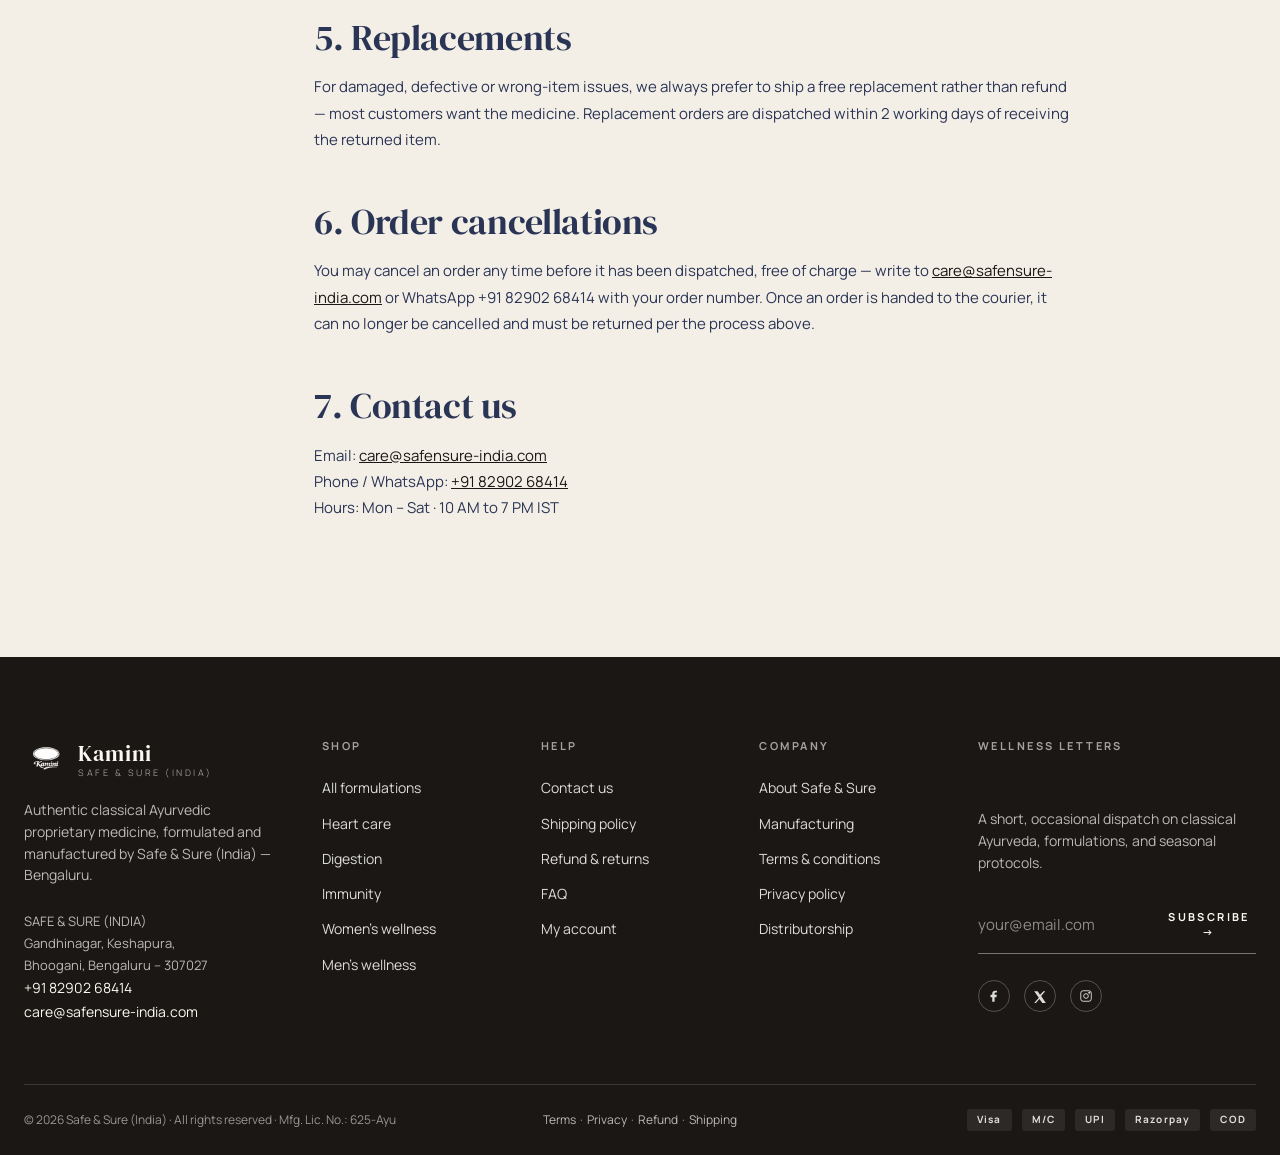
<file: refund-policy.html>
<!DOCTYPE html>
<html lang="en">
<head>
<meta name="robots" content="noindex, nofollow, noarchive, nosnippet">
<meta name="googlebot" content="noindex, nofollow">
<meta charset="UTF-8" />
<meta name="viewport" content="width=device-width, initial-scale=1.0" />
<title>Refund &amp; Return Policy — Kamini by Safe &amp; Sure (India)</title>
<link rel="preconnect" href="https://fonts.googleapis.com" />
<link rel="preconnect" href="https://fonts.gstatic.com" crossorigin />
<link href="https://fonts.googleapis.com/css2?family=DM+Serif+Display:ital@0;1&family=Cormorant+Garamond:ital,wght@0,400;0,500;1,400;1,500&family=Manrope:wght@300;400;500;600;700&display=swap" rel="stylesheet" />
<link rel="icon" type="image/png" href="assets/logo.png" />
<link rel="stylesheet" href="styles.css" />
</head>
<body data-page="refund">

<div id="site-header"></div>

<main class="wide">
  <section class="page-head">
    <div class="crumb"><a href="index.html">Home</a> &nbsp;/&nbsp; Refund &amp; returns</div>
    <h1>Refund &amp; <span class="italic">returns.</span></h1>
    <p class="lede" style="margin-top:14px;">Our policy on returns, replacements and refunds — last updated 26 May 2026.</p>
  </section>

  <div class="legal">
    <aside class="legal-toc">
      <h5>On this page</h5>
      <ul>
        <li><a href="#eligibility">Eligibility</a></li>
        <li><a href="#non-returnable">Non-returnable items</a></li>
        <li><a href="#process">How to return</a></li>
        <li><a href="#refunds">Refunds</a></li>
        <li><a href="#replacements">Replacements</a></li>
        <li><a href="#cancellations">Order cancellations</a></li>
        <li><a href="#contact">Contact us</a></li>
      </ul>
    </aside>

    <div class="legal-body">
      <h2 id="eligibility">1. Eligibility</h2>
      <p>Because Kamini products are classical Ayurvedic medicine, we follow stricter standards than general consumer goods. Returns are accepted only in the following situations:</p>
      <ul>
        <li>The product was received <b>damaged or tampered</b> with (intimate us within 48 hours of delivery with a video).</li>
        <li>You received the <b>wrong product</b> versus what you ordered.</li>
        <li>The product is <b>past expiry</b> when shipped to you.</li>
        <li>The Kamini outer carton is <b>unopened and the foil seal is intact</b>, and the return is initiated within 7 days of delivery.</li>
      </ul>

      <h2 id="non-returnable">2. Items we cannot accept back</h2>
      <ul>
        <li>Opened or partially-used Kamini packs (medicine, once opened, cannot be re-sold for safety reasons).</li>
        <li>Products purchased on clearance sale or marked "final sale".</li>
        <li>Items not returned within the 7-day window from delivery.</li>
        <li>Products without their original outer packaging and batch label.</li>
      </ul>

      <h2 id="process">3. How to start a return</h2>
      <ol>
        <li>Email <a href="mailto:care@safensure-india.com">care@safensure-india.com</a> with your order number, product name and the reason for return.</li>
        <li>For damaged-in-transit returns, include an unboxing video as taken from the moment the parcel arrived.</li>
        <li>Our team will respond within one working day with a Return Authorisation (RA) number and a pick-up arrangement (in serviceable pin codes) or a self-ship address.</li>
        <li>Pack the item in its original outer carton with the RA number written on it.</li>
        <li>Once received and inspected at Bengaluru, we initiate refund or replacement within 3 working days.</li>
      </ol>

      <h2 id="refunds">4. Refunds</h2>
      <p>Refund methods follow the original payment method:</p>
      <ul>
        <li><b>UPI / Net banking / Cards:</b> 5 – 7 working days to reflect.</li>
        <li><b>Razorpay wallet:</b> within 24 hours.</li>
        <li><b>COD orders:</b> NEFT to a bank account you provide; 5 – 10 working days.</li>
      </ul>
      <p>The original shipping fee (if any) is non-refundable, except when the return is due to our error.</p>

      <h2 id="replacements">5. Replacements</h2>
      <p>For damaged, defective or wrong-item issues, we always prefer to ship a free replacement rather than refund — most customers want the medicine. Replacement orders are dispatched within 2 working days of receiving the returned item.</p>

      <h2 id="cancellations">6. Order cancellations</h2>
      <p>You may cancel an order any time before it has been dispatched, free of charge — write to <a href="mailto:care@safensure-india.com">care@safensure-india.com</a> or WhatsApp +91 82902 68414 with your order number. Once an order is handed to the courier, it can no longer be cancelled and must be returned per the process above.</p>

      <h2 id="contact">7. Contact us</h2>
      <p>
        Email: <a href="mailto:care@safensure-india.com">care@safensure-india.com</a><br/>
        Phone / WhatsApp: <a href="tel:+918290268414">+91 82902 68414</a><br/>
        Hours: Mon – Sat · 10 AM to 7 PM IST
      </p>
    </div>
  </div>
</main>

<div id="site-footer"></div>

<script src="app.js"></script>
</body>
</html>
</file>
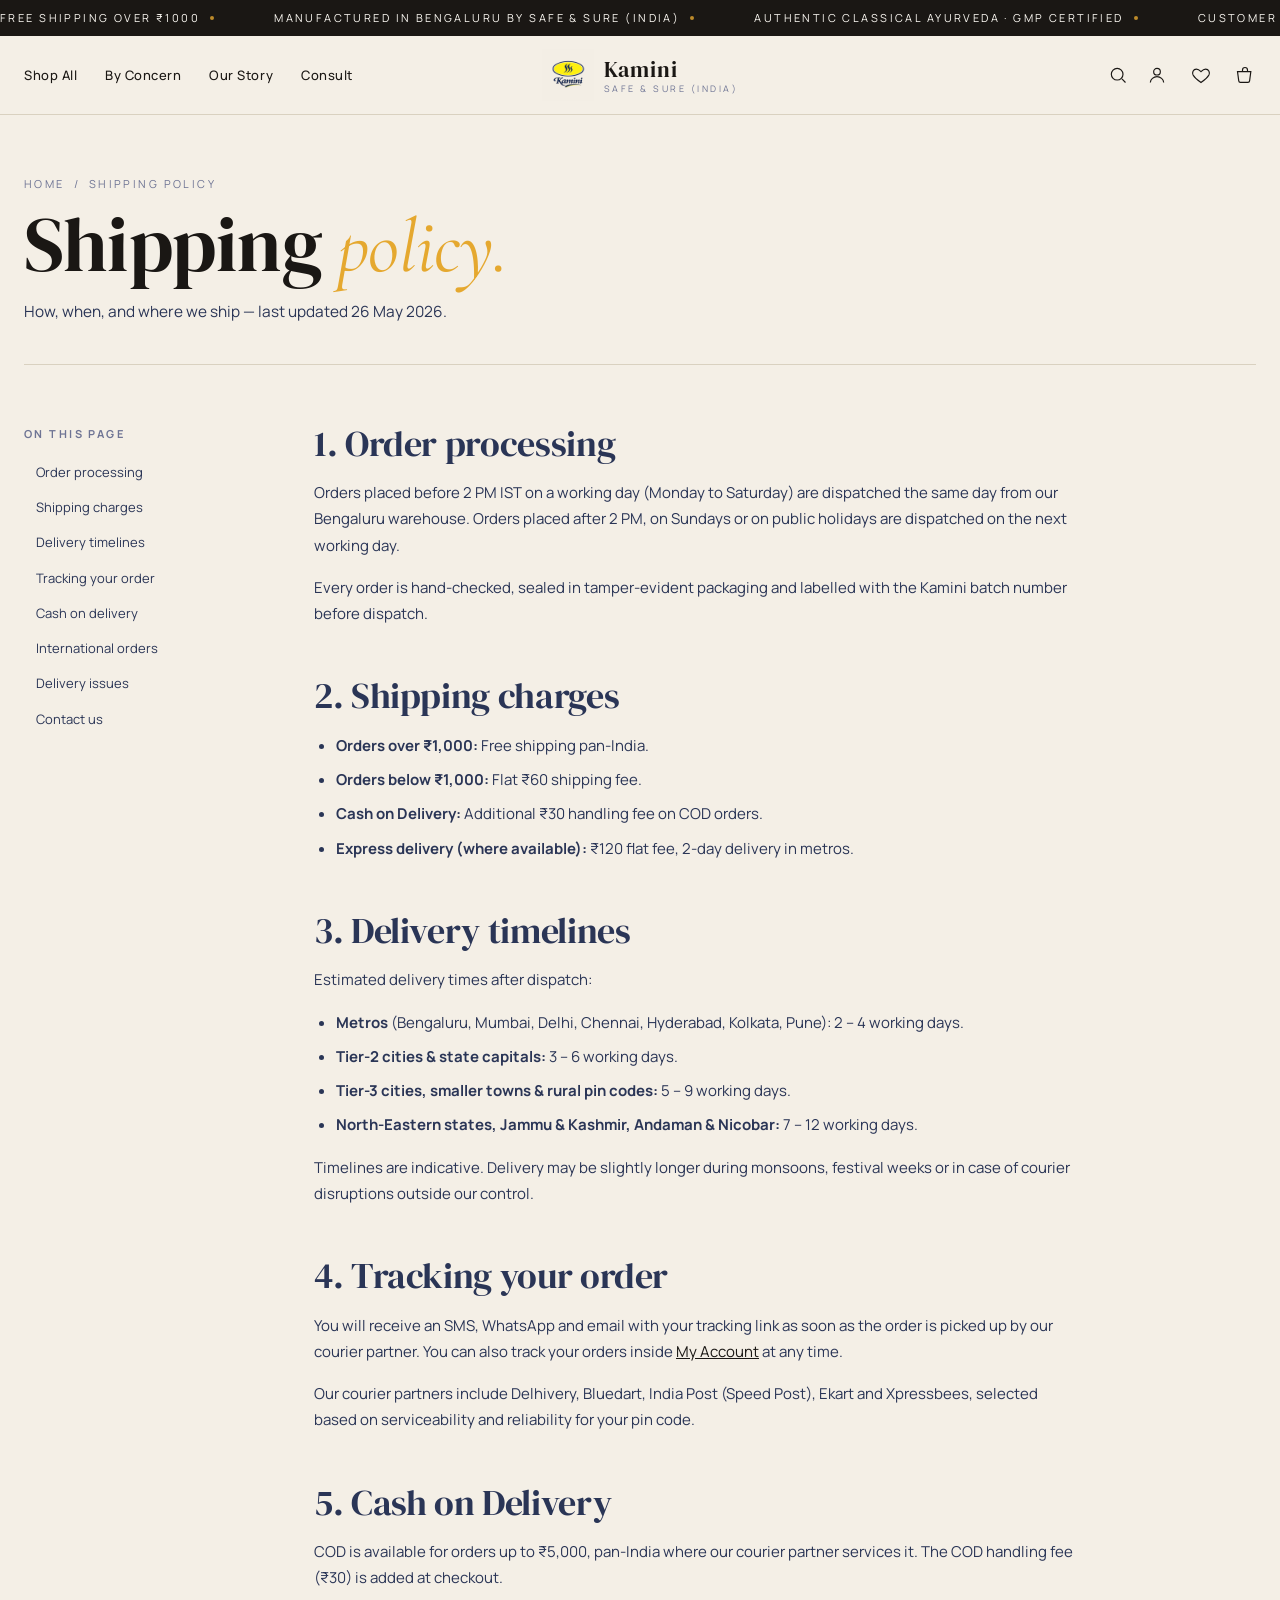
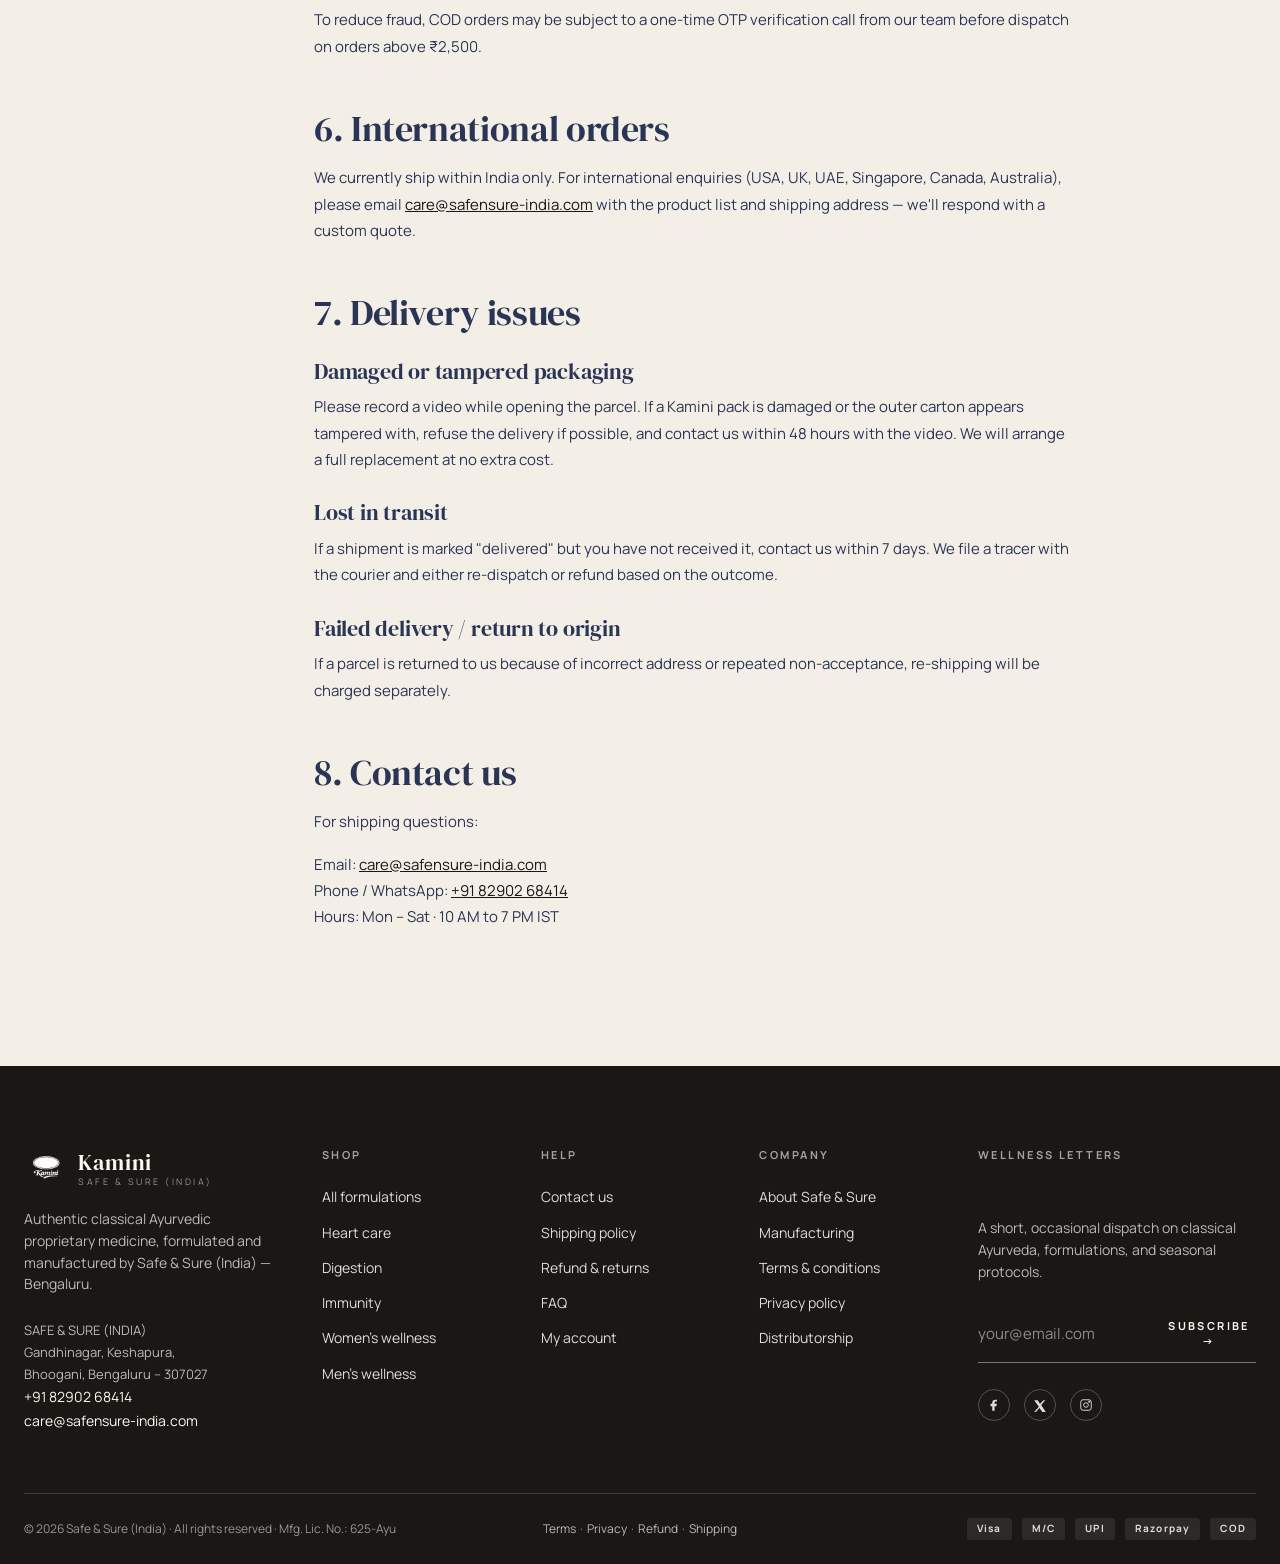
<file: shipping-policy.html>
<!DOCTYPE html>
<html lang="en">
<head>
<meta name="robots" content="noindex, nofollow, noarchive, nosnippet">
<meta name="googlebot" content="noindex, nofollow">
<meta charset="UTF-8" />
<meta name="viewport" content="width=device-width, initial-scale=1.0" />
<title>Shipping Policy — Kamini by Safe &amp; Sure (India)</title>
<link rel="preconnect" href="https://fonts.googleapis.com" />
<link rel="preconnect" href="https://fonts.gstatic.com" crossorigin />
<link href="https://fonts.googleapis.com/css2?family=DM+Serif+Display:ital@0;1&family=Cormorant+Garamond:ital,wght@0,400;0,500;1,400;1,500&family=Manrope:wght@300;400;500;600;700&display=swap" rel="stylesheet" />
<link rel="icon" type="image/png" href="assets/logo.png" />
<link rel="stylesheet" href="styles.css" />
</head>
<body data-page="shipping">

<div id="site-header"></div>

<main class="wide">
  <section class="page-head">
    <div class="crumb"><a href="index.html">Home</a> &nbsp;/&nbsp; Shipping policy</div>
    <h1>Shipping <span class="italic">policy.</span></h1>
    <p class="lede" style="margin-top:14px;">How, when, and where we ship — last updated 26 May 2026.</p>
  </section>

  <div class="legal">
    <aside class="legal-toc">
      <h5>On this page</h5>
      <ul>
        <li><a href="#processing">Order processing</a></li>
        <li><a href="#charges">Shipping charges</a></li>
        <li><a href="#timelines">Delivery timelines</a></li>
        <li><a href="#tracking">Tracking your order</a></li>
        <li><a href="#cod">Cash on delivery</a></li>
        <li><a href="#international">International orders</a></li>
        <li><a href="#issues">Delivery issues</a></li>
        <li><a href="#contact">Contact us</a></li>
      </ul>
    </aside>

    <div class="legal-body">
      <h2 id="processing">1. Order processing</h2>
      <p>Orders placed before 2 PM IST on a working day (Monday to Saturday) are dispatched the same day from our Bengaluru warehouse. Orders placed after 2 PM, on Sundays or on public holidays are dispatched on the next working day.</p>
      <p>Every order is hand-checked, sealed in tamper-evident packaging and labelled with the Kamini batch number before dispatch.</p>

      <h2 id="charges">2. Shipping charges</h2>
      <ul>
        <li><b>Orders over ₹1,000:</b> Free shipping pan-India.</li>
        <li><b>Orders below ₹1,000:</b> Flat ₹60 shipping fee.</li>
        <li><b>Cash on Delivery:</b> Additional ₹30 handling fee on COD orders.</li>
        <li><b>Express delivery (where available):</b> ₹120 flat fee, 2-day delivery in metros.</li>
      </ul>

      <h2 id="timelines">3. Delivery timelines</h2>
      <p>Estimated delivery times after dispatch:</p>
      <ul>
        <li><b>Metros</b> (Bengaluru, Mumbai, Delhi, Chennai, Hyderabad, Kolkata, Pune): 2 – 4 working days.</li>
        <li><b>Tier-2 cities &amp; state capitals:</b> 3 – 6 working days.</li>
        <li><b>Tier-3 cities, smaller towns &amp; rural pin codes:</b> 5 – 9 working days.</li>
        <li><b>North-Eastern states, Jammu &amp; Kashmir, Andaman &amp; Nicobar:</b> 7 – 12 working days.</li>
      </ul>
      <p>Timelines are indicative. Delivery may be slightly longer during monsoons, festival weeks or in case of courier disruptions outside our control.</p>

      <h2 id="tracking">4. Tracking your order</h2>
      <p>You will receive an SMS, WhatsApp and email with your tracking link as soon as the order is picked up by our courier partner. You can also track your orders inside <a href="account.html">My Account</a> at any time.</p>
      <p>Our courier partners include Delhivery, Bluedart, India Post (Speed Post), Ekart and Xpressbees, selected based on serviceability and reliability for your pin code.</p>

      <h2 id="cod">5. Cash on Delivery</h2>
      <p>COD is available for orders up to ₹5,000, pan-India where our courier partner services it. The COD handling fee (₹30) is added at checkout.</p>
      <p>To reduce fraud, COD orders may be subject to a one-time OTP verification call from our team before dispatch on orders above ₹2,500.</p>

      <h2 id="international">6. International orders</h2>
      <p>We currently ship within India only. For international enquiries (USA, UK, UAE, Singapore, Canada, Australia), please email <a href="mailto:care@safensure-india.com">care@safensure-india.com</a> with the product list and shipping address — we'll respond with a custom quote.</p>

      <h2 id="issues">7. Delivery issues</h2>
      <h3>Damaged or tampered packaging</h3>
      <p>Please record a video while opening the parcel. If a Kamini pack is damaged or the outer carton appears tampered with, refuse the delivery if possible, and contact us within 48 hours with the video. We will arrange a full replacement at no extra cost.</p>
      <h3>Lost in transit</h3>
      <p>If a shipment is marked "delivered" but you have not received it, contact us within 7 days. We file a tracer with the courier and either re-dispatch or refund based on the outcome.</p>
      <h3>Failed delivery / return to origin</h3>
      <p>If a parcel is returned to us because of incorrect address or repeated non-acceptance, re-shipping will be charged separately.</p>

      <h2 id="contact">8. Contact us</h2>
      <p>For shipping questions:</p>
      <p>
        Email: <a href="mailto:care@safensure-india.com">care@safensure-india.com</a><br/>
        Phone / WhatsApp: <a href="tel:+918290268414">+91 82902 68414</a><br/>
        Hours: Mon – Sat · 10 AM to 7 PM IST
      </p>
    </div>
  </div>
</main>

<div id="site-footer"></div>

<script src="app.js"></script>
</body>
</html>
</file>
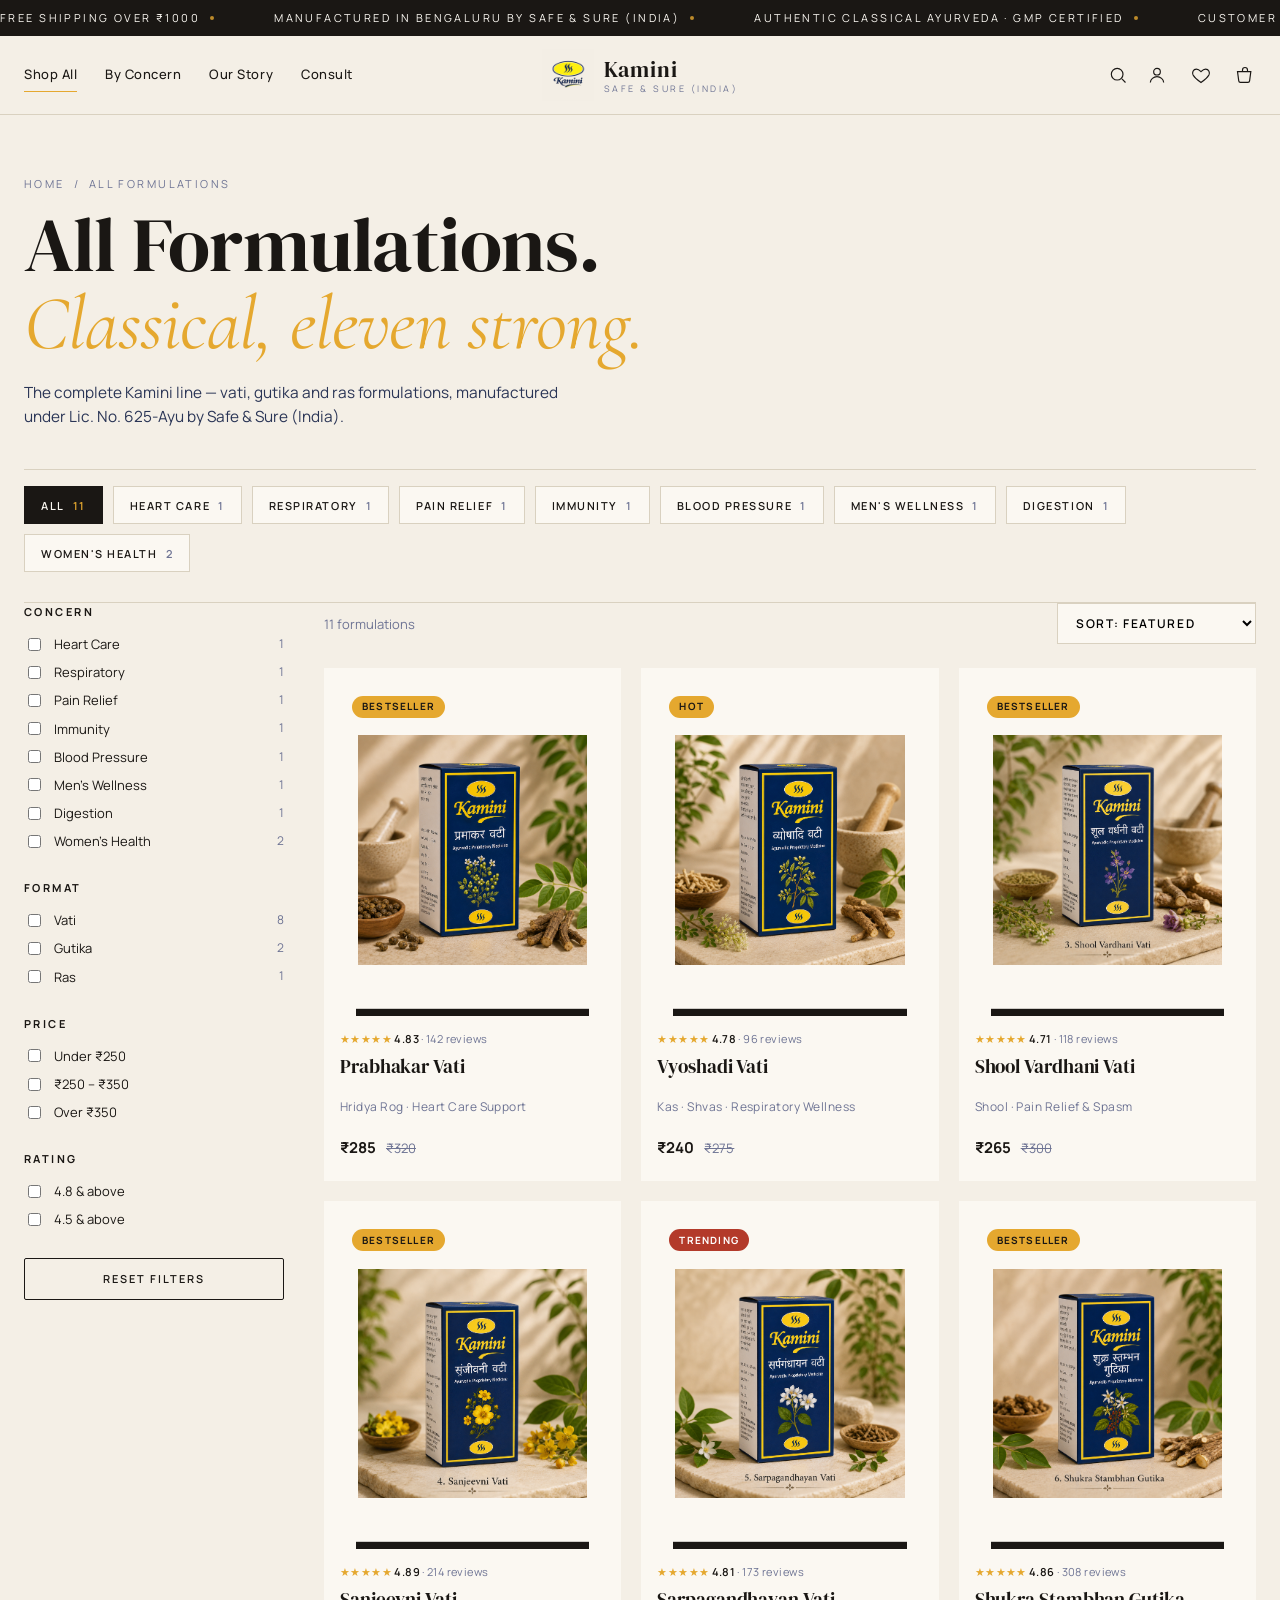
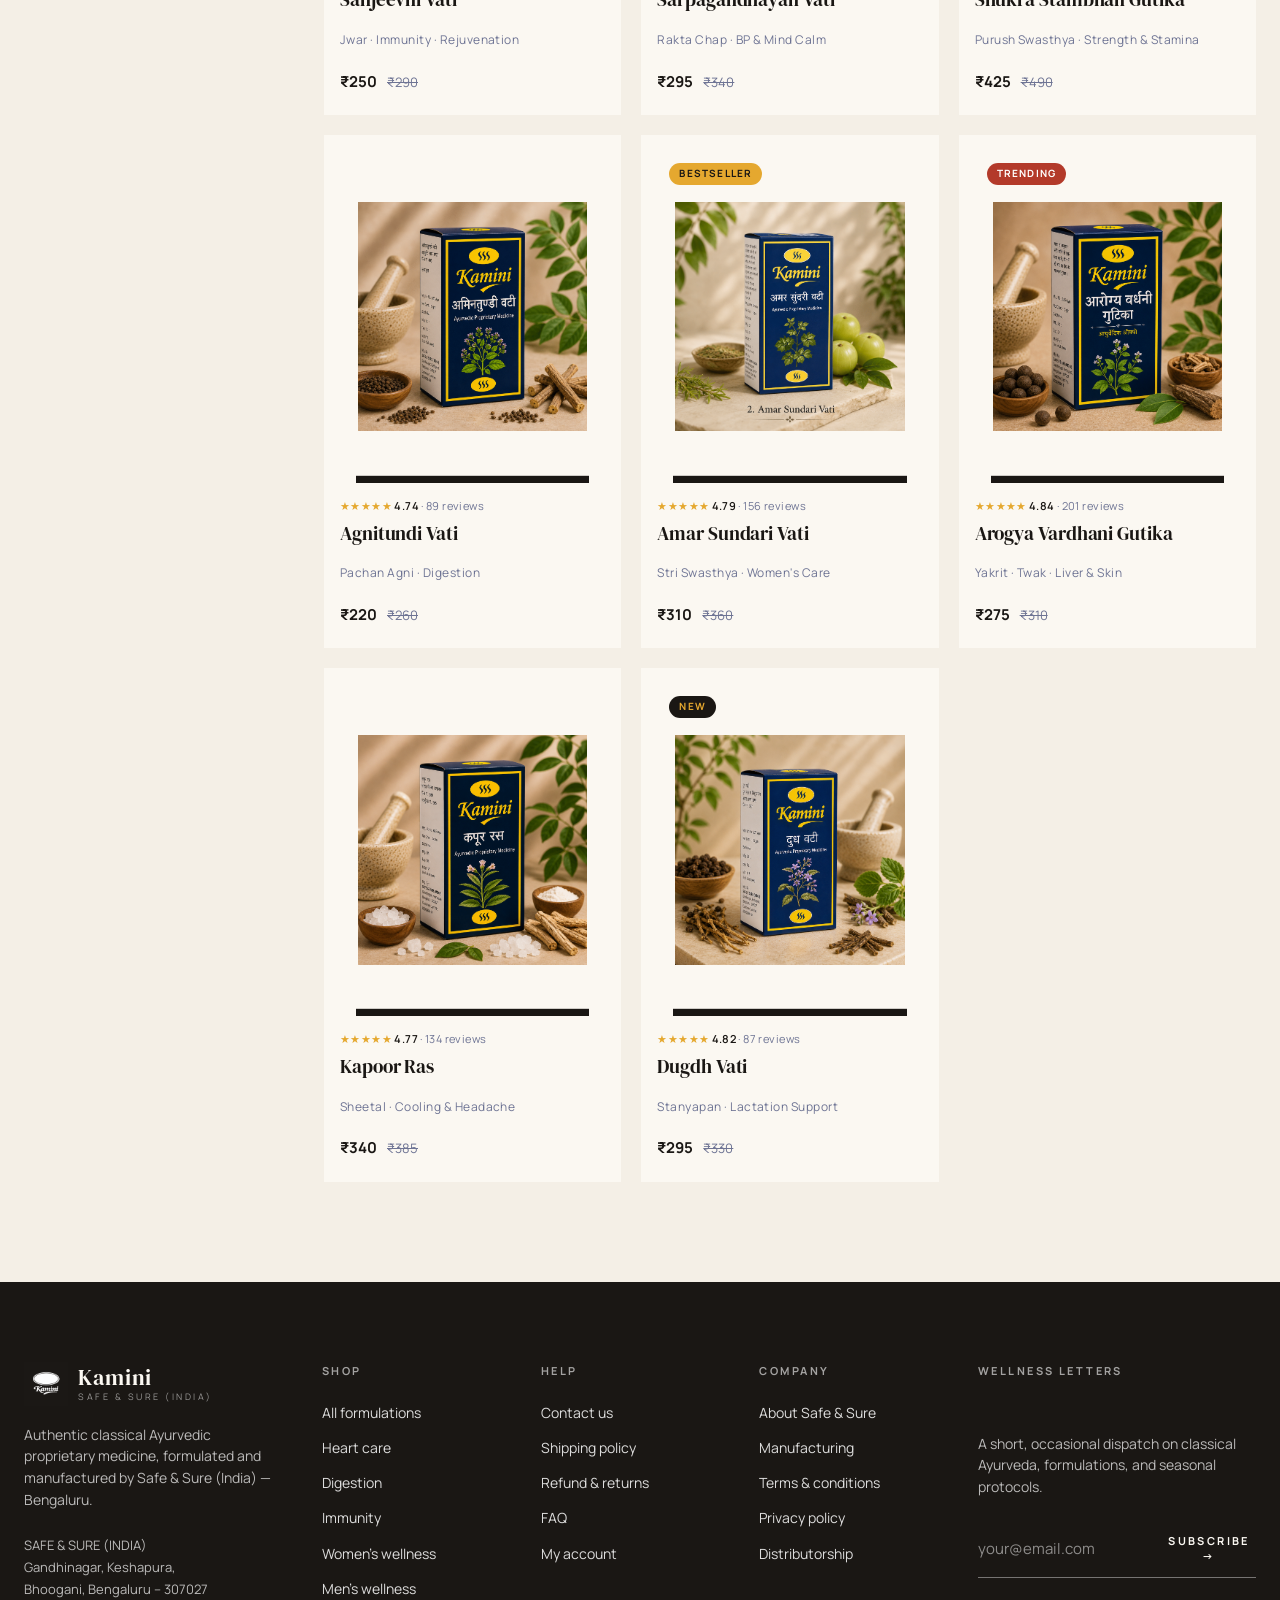
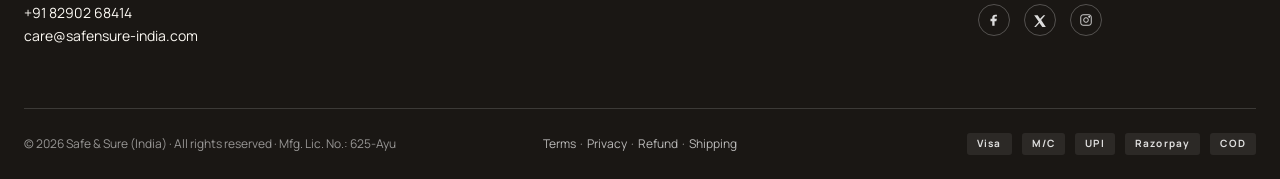
<file: shop.html>
<!DOCTYPE html>
<html lang="en">
<head>
<meta name="robots" content="noindex, nofollow, noarchive, nosnippet">
<meta name="googlebot" content="noindex, nofollow">
<meta charset="UTF-8" />
<meta name="viewport" content="width=device-width, initial-scale=1.0" />
<title>Shop · All Formulations — Kamini by Safe &amp; Sure (India)</title>
<link rel="preconnect" href="https://fonts.googleapis.com" />
<link rel="preconnect" href="https://fonts.gstatic.com" crossorigin />
<link href="https://fonts.googleapis.com/css2?family=DM+Serif+Display:ital@0;1&family=Cormorant+Garamond:ital,wght@0,400;0,500;1,400;1,500&family=Manrope:wght@300;400;500;600;700&display=swap" rel="stylesheet" />
<link rel="icon" type="image/png" href="assets/logo.png" />
<link rel="stylesheet" href="styles.css" />
</head>
<body data-page="shop">

<div id="site-header"></div>

<main class="wide">

  <!-- ============== HEAD ============== -->
  <section class="page-head">
    <div class="crumb"><a href="index.html">Home</a> &nbsp;/&nbsp; <span id="bc-active">All Formulations</span></div>
    <h1><span id="shop-title">All Formulations.</span><br/><span class="italic" id="shop-sub">Classical, eleven strong.</span></h1>
    <p class="lede" style="margin-top:18px;max-width:60ch;" id="shop-lede">
      The complete Kamini line — vati, gutika and ras formulations,
      manufactured under Lic. No. 625-Ayu by Safe &amp; Sure (India).
    </p>
  </section>

  <!-- ============== CHIPS ============== -->
  <div class="shop-chips" id="chips"></div>

  <!-- ============== LAYOUT ============== -->
  <div class="shop-layout">

    <!-- Sidebar -->
    <aside class="shop-filters">
      <div class="filter-group">
        <h5>Concern</h5>
        <ul id="filter-concern"></ul>
      </div>
      <div class="filter-group">
        <h5>Format</h5>
        <ul id="filter-format">
          <li><label><input type="checkbox" value="vati" data-filter="category"/> Vati <span class="ct">8</span></label></li>
          <li><label><input type="checkbox" value="gutika" data-filter="category"/> Gutika <span class="ct">2</span></label></li>
          <li><label><input type="checkbox" value="ras" data-filter="category"/> Ras <span class="ct">1</span></label></li>
        </ul>
      </div>
      <div class="filter-group">
        <h5>Price</h5>
        <ul>
          <li><label><input type="checkbox" value="0-250" data-filter="price"/> Under ₹250</label></li>
          <li><label><input type="checkbox" value="250-350" data-filter="price"/> ₹250 – ₹350</label></li>
          <li><label><input type="checkbox" value="350-9999" data-filter="price"/> Over ₹350</label></li>
        </ul>
      </div>
      <div class="filter-group">
        <h5>Rating</h5>
        <ul>
          <li><label><input type="checkbox" value="4.8" data-filter="rating"/> 4.8 &amp; above</label></li>
          <li><label><input type="checkbox" value="4.5" data-filter="rating"/> 4.5 &amp; above</label></li>
        </ul>
      </div>
      <div class="filter-group">
        <button class="btn btn-outline" style="width:100%;height:42px;font-size:11px;" onclick="clearFilters()">Reset filters</button>
      </div>
    </aside>

    <!-- Grid -->
    <div>
      <div class="shop-toolbar">
        <div class="count" id="grid-count">11 formulations</div>
        <select id="sort">
          <option value="featured">Sort: Featured</option>
          <option value="price-asc">Price: Low to high</option>
          <option value="price-desc">Price: High to low</option>
          <option value="rating">Rating</option>
          <option value="name">Name (A–Z)</option>
        </select>
      </div>
      <div id="shop-grid" class="product-grid cols-3"></div>
      <div id="empty-state" style="display:none;text-align:center;padding:80px;color:var(--mute);">
        <p style="font-family:var(--italic);font-style:italic;font-size:22px;color:var(--ink);">No formulations match those filters.</p>
        <button class="btn btn-outline" style="margin-top:18px;" onclick="clearFilters()">Reset filters</button>
      </div>
    </div>
  </div>

</main>

<div id="site-footer"></div>

<script src="app.js"></script>
<script>
const url = new URL(location.href);
const initialConcern = url.searchParams.get('c');
const state = {
  chip: initialConcern || 'all',
  filters: { concern: new Set(initialConcern ? [initialConcern] : []), category: new Set(), price: new Set(), rating: new Set() },
  sort: 'featured'
};

// Render chips (concerns)
const chipsHTML = ['<button class="chip ' + (state.chip==='all'?'active':'') + '" data-chip="all">All <span class="chip-count">' + PRODUCTS.length + '</span></button>']
  .concat(CONCERNS.map(c => {
    const n = PRODUCTS.filter(p => p.concern === c.name).length;
    return `<button class="chip ${state.chip===c.name?'active':''}" data-chip="${c.name}">${c.name} <span class="chip-count">${n}</span></button>`;
  })).join('');
document.getElementById('chips').innerHTML = chipsHTML;
document.querySelectorAll('.chip').forEach(btn => {
  btn.addEventListener('click', () => {
    state.chip = btn.dataset.chip;
    document.querySelectorAll('.chip').forEach(b => b.classList.toggle('active', b===btn));
    if (state.chip === 'all') state.filters.concern = new Set();
    else state.filters.concern = new Set([state.chip]);
    syncConcernCheckboxes();
    render();
  });
});

// Render concern filter checkboxes
document.getElementById('filter-concern').innerHTML = CONCERNS.map(c => {
  const n = PRODUCTS.filter(p => p.concern === c.name).length;
  return `<li><label><input type="checkbox" value="${c.name}" data-filter="concern" ${state.filters.concern.has(c.name)?'checked':''}/> ${c.name} <span class="ct">${n}</span></label></li>`;
}).join('');

document.querySelectorAll('input[data-filter]').forEach(inp => {
  inp.addEventListener('change', () => {
    const set = state.filters[inp.dataset.filter];
    if (inp.checked) set.add(inp.value); else set.delete(inp.value);
    if (inp.dataset.filter === 'concern') {
      // sync chip
      if (set.size === 1) {
        state.chip = [...set][0];
      } else state.chip = 'all';
      document.querySelectorAll('.chip').forEach(b => b.classList.toggle('active', b.dataset.chip === state.chip || (state.chip==='all' && b.dataset.chip==='all')));
    }
    render();
  });
});

function syncConcernCheckboxes() {
  document.querySelectorAll('input[data-filter="concern"]').forEach(inp => {
    inp.checked = state.filters.concern.has(inp.value);
  });
}

document.getElementById('sort').addEventListener('change', e => { state.sort = e.target.value; render(); });

function clearFilters() {
  state.chip = 'all';
  Object.values(state.filters).forEach(s => s.clear());
  document.querySelectorAll('input[data-filter]').forEach(i => i.checked = false);
  document.querySelectorAll('.chip').forEach(b => b.classList.toggle('active', b.dataset.chip === 'all'));
  render();
}

function render() {
  let list = [...PRODUCTS];
  if (state.filters.concern.size) list = list.filter(p => state.filters.concern.has(p.concern));
  if (state.filters.category.size) list = list.filter(p => state.filters.category.has(p.category));
  if (state.filters.price.size) {
    list = list.filter(p => [...state.filters.price].some(r => {
      const [lo, hi] = r.split('-').map(Number);
      return p.price >= lo && p.price <= hi;
    }));
  }
  if (state.filters.rating.size) {
    const min = Math.min(...[...state.filters.rating].map(Number));
    list = list.filter(p => p.rating >= min);
  }
  switch (state.sort) {
    case 'price-asc': list.sort((a,b) => a.price - b.price); break;
    case 'price-desc': list.sort((a,b) => b.price - a.price); break;
    case 'rating': list.sort((a,b) => b.rating - a.rating); break;
    case 'name': list.sort((a,b) => a.name.localeCompare(b.name)); break;
  }
  const grid = document.getElementById('shop-grid');
  const empty = document.getElementById('empty-state');
  if (!list.length) {
    grid.style.display = 'none';
    empty.style.display = 'block';
  } else {
    grid.style.display = 'grid';
    empty.style.display = 'none';
    grid.innerHTML = list.map(productCardHTML).join('');
  }
  document.getElementById('grid-count').textContent = list.length + ' formulation' + (list.length===1?'':'s');

  // Update page head if concern selected
  if (state.chip && state.chip !== 'all') {
    document.getElementById('shop-title').textContent = state.chip + '.';
    document.getElementById('bc-active').textContent = state.chip;
  } else {
    document.getElementById('shop-title').textContent = 'All Formulations.';
    document.getElementById('bc-active').textContent = 'All Formulations';
  }
}
render();
</script>
</body>
</html>
</file>
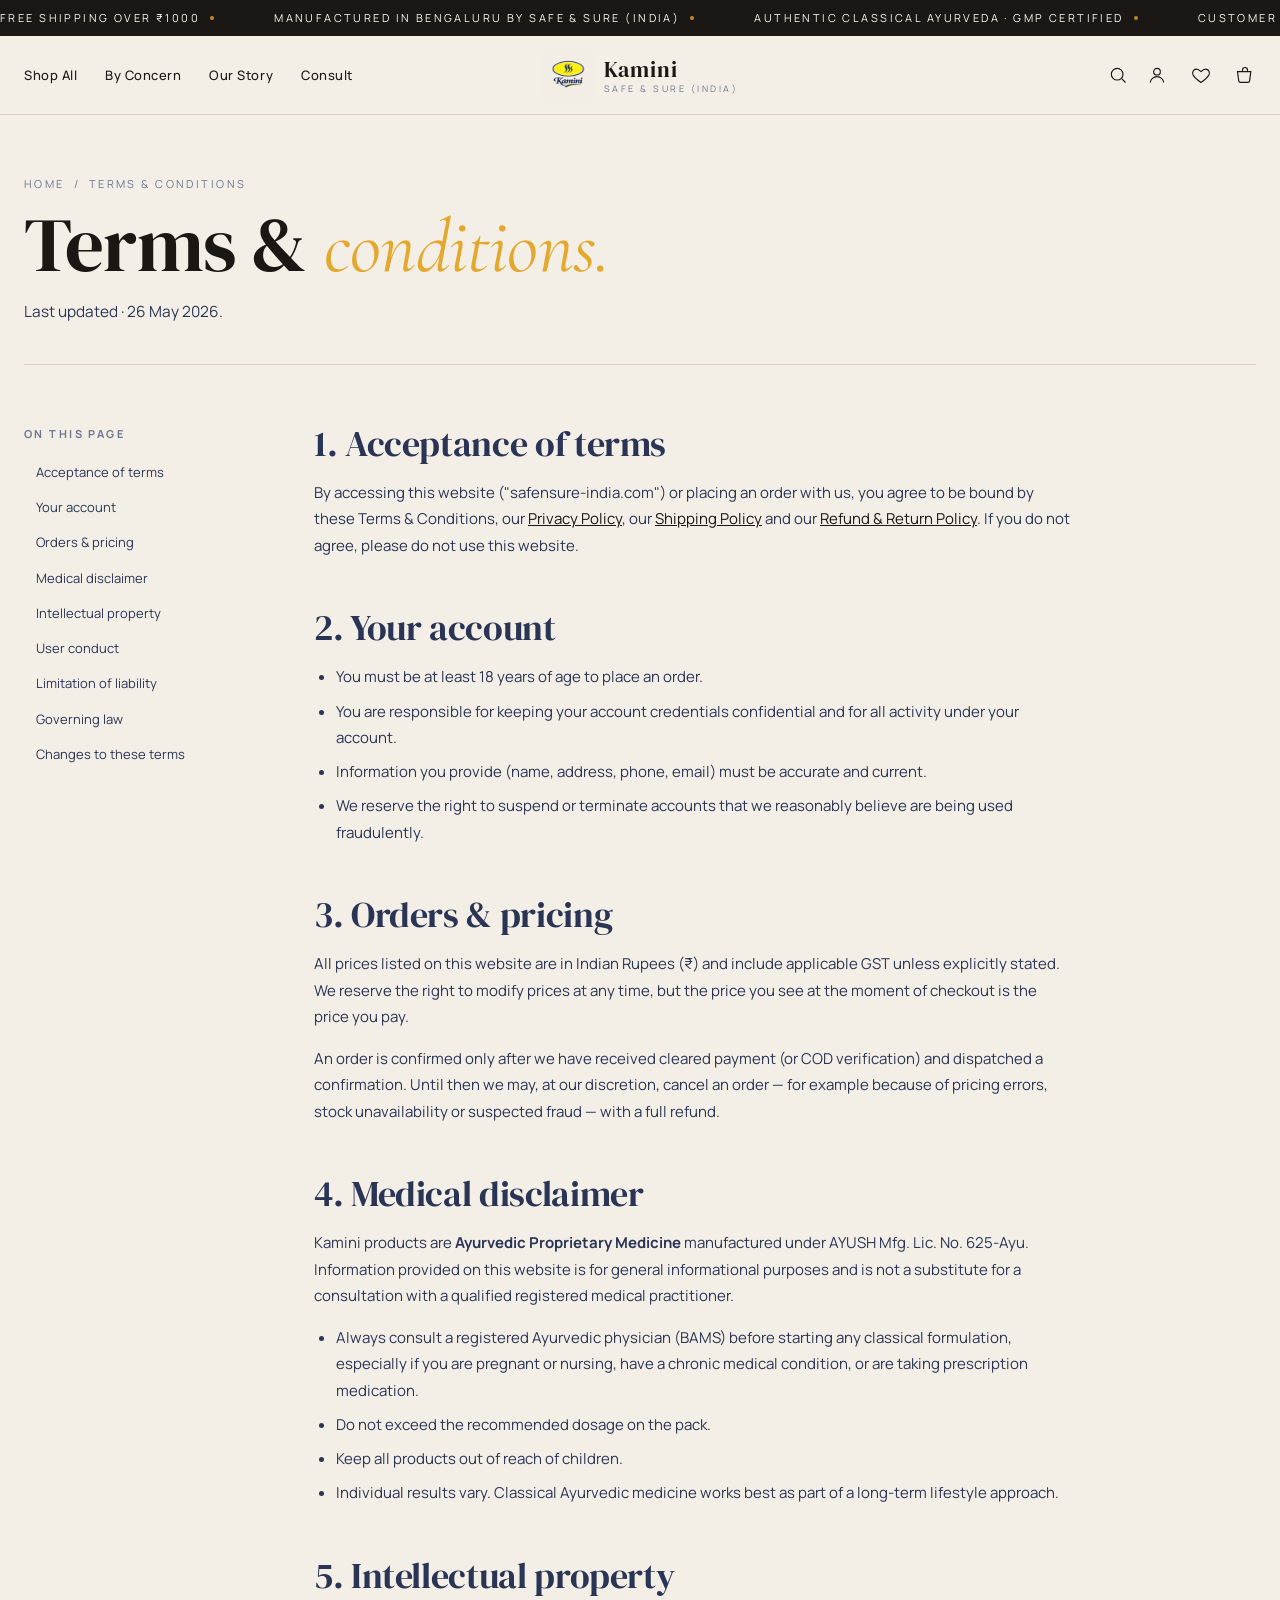
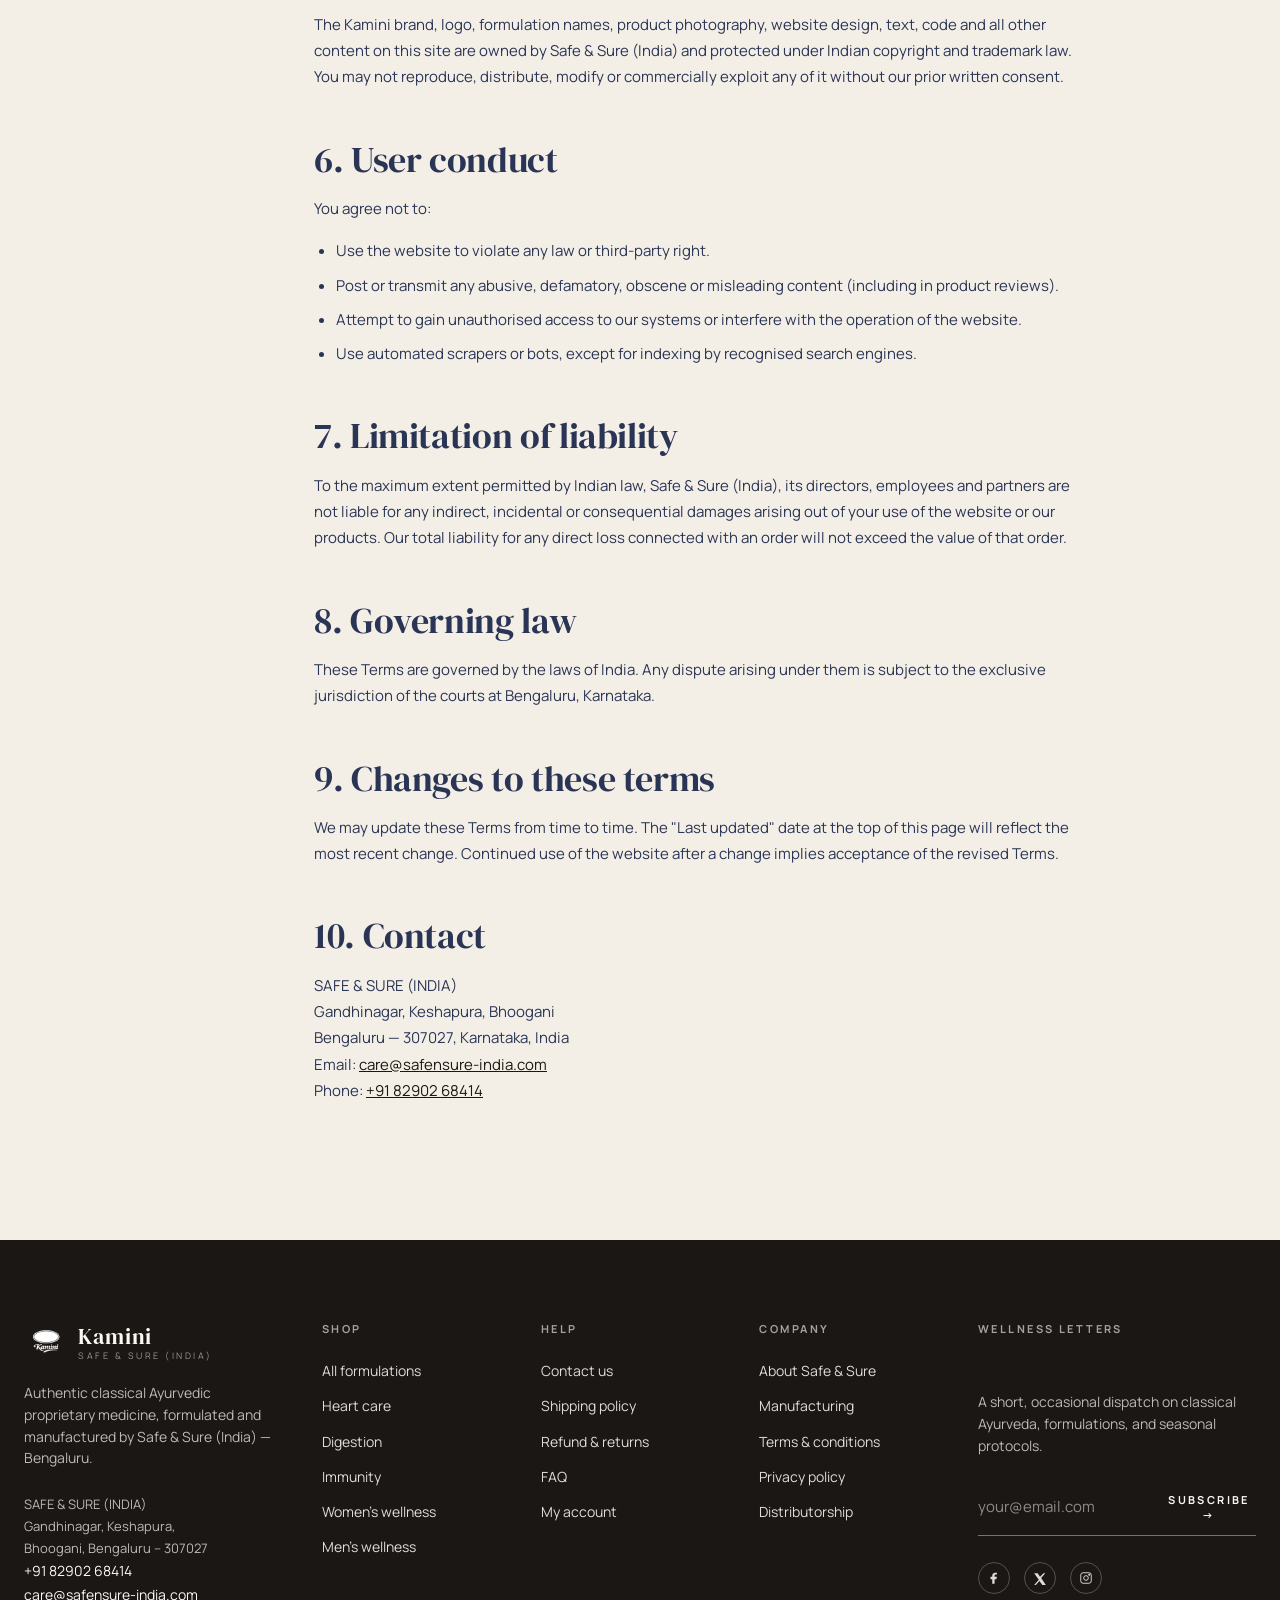
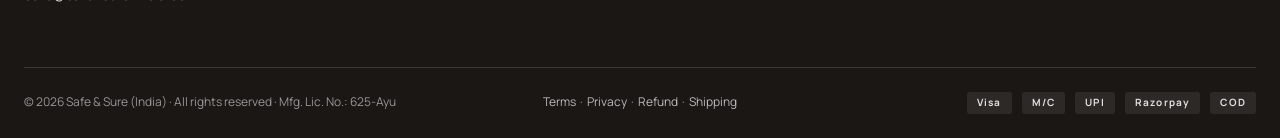
<file: terms-conditions.html>
<!DOCTYPE html>
<html lang="en">
<head>
<meta name="robots" content="noindex, nofollow, noarchive, nosnippet">
<meta name="googlebot" content="noindex, nofollow">
<meta charset="UTF-8" />
<meta name="viewport" content="width=device-width, initial-scale=1.0" />
<title>Terms &amp; Conditions — Kamini by Safe &amp; Sure (India)</title>
<link rel="preconnect" href="https://fonts.googleapis.com" />
<link rel="preconnect" href="https://fonts.gstatic.com" crossorigin />
<link href="https://fonts.googleapis.com/css2?family=DM+Serif+Display:ital@0;1&family=Cormorant+Garamond:ital,wght@0,400;0,500;1,400;1,500&family=Manrope:wght@300;400;500;600;700&display=swap" rel="stylesheet" />
<link rel="icon" type="image/png" href="assets/logo.png" />
<link rel="stylesheet" href="styles.css" />

<style>
  @media (max-width:992px){
.legal-toc{    
  position: relative;
  top: 0px!important;
}
}
</style>
</head>
<body data-page="terms">

<div id="site-header"></div>

<main class="wide">
  <section class="page-head">
    <div class="crumb"><a href="index.html">Home</a> &nbsp;/&nbsp; Terms &amp; conditions</div>
    <h1>Terms &amp; <span class="italic">conditions.</span></h1>
    <p class="lede" style="margin-top:14px;">Last updated · 26 May 2026.</p>
  </section>

  <div class="legal">
    <aside class="legal-toc">
      <h5>On this page</h5>
      <ul>
        <li><a href="#acceptance">Acceptance of terms</a></li>
        <li><a href="#account">Your account</a></li>
        <li><a href="#orders">Orders &amp; pricing</a></li>
        <li><a href="#medical">Medical disclaimer</a></li>
        <li><a href="#ip">Intellectual property</a></li>
        <li><a href="#conduct">User conduct</a></li>
        <li><a href="#liability">Limitation of liability</a></li>
        <li><a href="#jurisdiction">Governing law</a></li>
        <li><a href="#changes">Changes to these terms</a></li>
      </ul>
    </aside>

    <div class="legal-body">
      <h2 id="acceptance">1. Acceptance of terms</h2>
      <p>By accessing this website ("safensure-india.com") or placing an order with us, you agree to be bound by these Terms &amp; Conditions, our <a href="privacy-policy.html">Privacy Policy</a>, our <a href="shipping-policy.html">Shipping Policy</a> and our <a href="refund-policy.html">Refund &amp; Return Policy</a>. If you do not agree, please do not use this website.</p>

      <h2 id="account">2. Your account</h2>
      <ul>
        <li>You must be at least 18 years of age to place an order.</li>
        <li>You are responsible for keeping your account credentials confidential and for all activity under your account.</li>
        <li>Information you provide (name, address, phone, email) must be accurate and current.</li>
        <li>We reserve the right to suspend or terminate accounts that we reasonably believe are being used fraudulently.</li>
      </ul>

      <h2 id="orders">3. Orders &amp; pricing</h2>
      <p>All prices listed on this website are in Indian Rupees (₹) and include applicable GST unless explicitly stated. We reserve the right to modify prices at any time, but the price you see at the moment of checkout is the price you pay.</p>
      <p>An order is confirmed only after we have received cleared payment (or COD verification) and dispatched a confirmation. Until then we may, at our discretion, cancel an order — for example because of pricing errors, stock unavailability or suspected fraud — with a full refund.</p>

      <h2 id="medical">4. Medical disclaimer</h2>
      <p>Kamini products are <b>Ayurvedic Proprietary Medicine</b> manufactured under AYUSH Mfg. Lic. No. 625-Ayu. Information provided on this website is for general informational purposes and is not a substitute for a consultation with a qualified registered medical practitioner.</p>
      <ul>
        <li>Always consult a registered Ayurvedic physician (BAMS) before starting any classical formulation, especially if you are pregnant or nursing, have a chronic medical condition, or are taking prescription medication.</li>
        <li>Do not exceed the recommended dosage on the pack.</li>
        <li>Keep all products out of reach of children.</li>
        <li>Individual results vary. Classical Ayurvedic medicine works best as part of a long-term lifestyle approach.</li>
      </ul>

      <h2 id="ip">5. Intellectual property</h2>
      <p>The Kamini brand, logo, formulation names, product photography, website design, text, code and all other content on this site are owned by Safe &amp; Sure (India) and protected under Indian copyright and trademark law. You may not reproduce, distribute, modify or commercially exploit any of it without our prior written consent.</p>

      <h2 id="conduct">6. User conduct</h2>
      <p>You agree not to:</p>
      <ul>
        <li>Use the website to violate any law or third-party right.</li>
        <li>Post or transmit any abusive, defamatory, obscene or misleading content (including in product reviews).</li>
        <li>Attempt to gain unauthorised access to our systems or interfere with the operation of the website.</li>
        <li>Use automated scrapers or bots, except for indexing by recognised search engines.</li>
      </ul>

      <h2 id="liability">7. Limitation of liability</h2>
      <p>To the maximum extent permitted by Indian law, Safe &amp; Sure (India), its directors, employees and partners are not liable for any indirect, incidental or consequential damages arising out of your use of the website or our products. Our total liability for any direct loss connected with an order will not exceed the value of that order.</p>

      <h2 id="jurisdiction">8. Governing law</h2>
      <p>These Terms are governed by the laws of India. Any dispute arising under them is subject to the exclusive jurisdiction of the courts at Bengaluru, Karnataka.</p>

      <h2 id="changes">9. Changes to these terms</h2>
      <p>We may update these Terms from time to time. The "Last updated" date at the top of this page will reflect the most recent change. Continued use of the website after a change implies acceptance of the revised Terms.</p>

      <h2>10. Contact</h2>
      <p>
        SAFE &amp; SURE (INDIA)<br/>
        Gandhinagar, Keshapura, Bhoogani<br/>
        Bengaluru — 307027, Karnataka, India<br/>
        Email: <a href="mailto:care@safensure-india.com">care@safensure-india.com</a><br/>
        Phone: <a href="tel:+918290268414">+91 82902 68414</a>
      </p>
    </div>
  </div>
</main>

<div id="site-footer"></div>

<script src="app.js"></script>
</body>
</html>
</file>
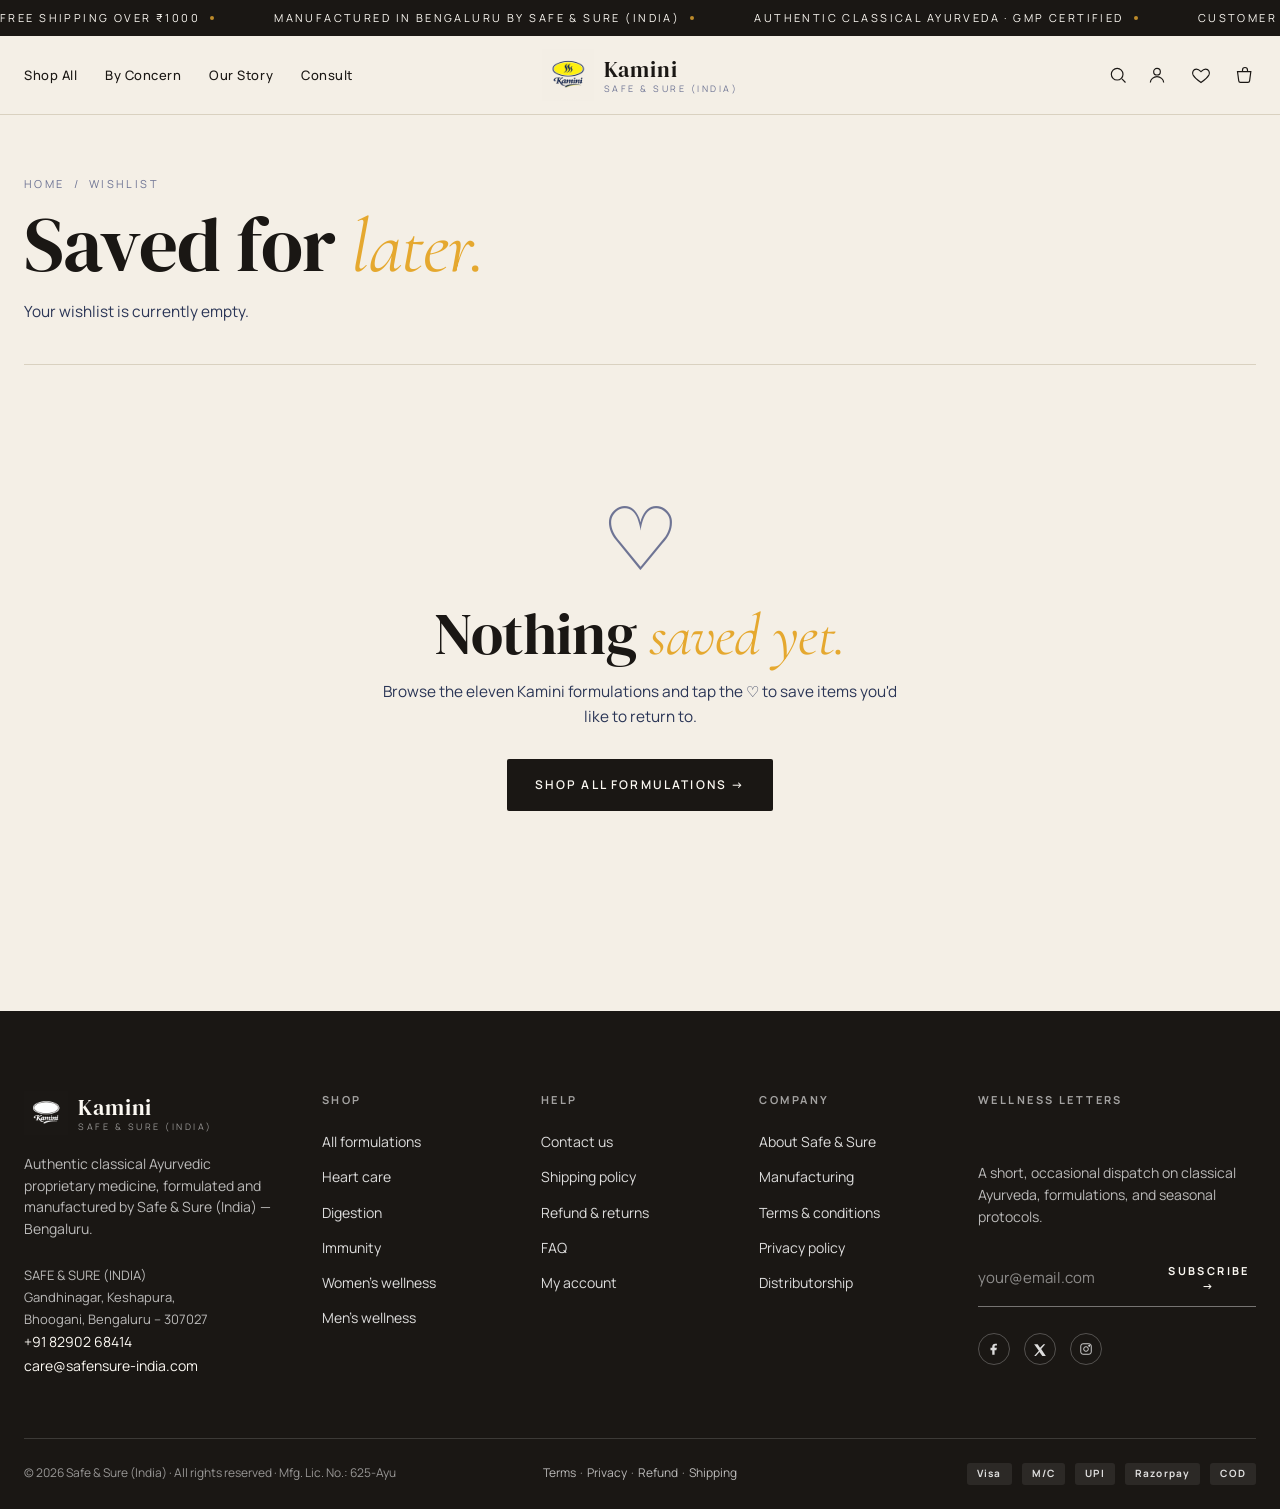
<file: wishlist.html>
<!DOCTYPE html>
<html lang="en">
<head>
<meta name="robots" content="noindex, nofollow, noarchive, nosnippet">
<meta name="googlebot" content="noindex, nofollow">
<meta charset="UTF-8" />
<meta name="viewport" content="width=device-width, initial-scale=1.0" />
<title>Wishlist — Kamini by Safe &amp; Sure (India)</title>
<link rel="preconnect" href="https://fonts.googleapis.com" />
<link rel="preconnect" href="https://fonts.gstatic.com" crossorigin />
<link href="https://fonts.googleapis.com/css2?family=DM+Serif+Display:ital@0;1&family=Cormorant+Garamond:ital,wght@0,400;0,500;1,400;1,500&family=Manrope:wght@300;400;500;600;700&display=swap" rel="stylesheet" />
<link rel="icon" type="image/png" href="assets/logo.png" />
<link rel="stylesheet" href="styles.css" />
</head>
<body data-page="wishlist">

<div id="site-header"></div>

<main class="wide">
  <section class="page-head">
    <div class="crumb"><a href="index.html">Home</a> &nbsp;/&nbsp; Wishlist</div>
    <h1>Saved for <span class="italic">later.</span></h1>
    <p class="lede" style="margin-top:14px;" id="wish-summary">Your saved formulations live here.</p>
  </section>

  <div id="wishlist-root" style="padding:50px 0 120px;"></div>
</main>

<div id="site-footer"></div>

<script src="app.js"></script>
<script>
function renderWishlist() {
  const list = getWishlist();
  const root = document.getElementById('wishlist-root');
  const summary = document.getElementById('wish-summary');
  if (!list.length) {
    root.innerHTML = `
      <div class="wishlist-empty">
        <div style="font-family:var(--serif);font-size:88px;line-height:1;color:var(--mute);">♡</div>
        <h2 class="h-section serif" style="margin:20px 0 14px;">Nothing <span class="italic" style="color:var(--saffron);">saved yet.</span></h2>
        <p class="lede" style="margin:0 auto 30px;">Browse the eleven Kamini formulations and tap the ♡ to save items you'd like to return to.</p>
        <a class="btn btn-dark" href="shop.html">Shop all formulations →</a>
      </div>`;
    summary.textContent = 'Your wishlist is currently empty.';
    return;
  }
  const items = list.map(slug => findProduct(slug)).filter(Boolean);
  summary.textContent = `${items.length} formulation${items.length===1?'':'s'} saved.`;
  root.innerHTML = `<div class="product-grid">${items.map(productCardHTML).join('')}</div>`;
}
renderWishlist();
// Re-render after the user toggles
document.addEventListener('click', e => {
  if (e.target.closest('[data-fav-slug]')) setTimeout(renderWishlist, 50);
});
</script>
</body>
</html>
</file>
<file: styles.css>
/* ============================================================
   SAFE & SURE (INDIA) — KAMINI Ayurvedic Proprietary Medicine
   Editorial commerce system · 2026
   ============================================================ */

:root {
  /* Warm parchment palette tuned to Kamini's navy + gold packaging */
  --cream:        #F4EFE6;
  --cream-2:      #EBE4D6;
  --paper:        #FBF8F2;
  --ink:          #14213A;        /* deep navy ink — from packaging */
  --ink-2:        #2A3556;
  --mute:         #6E7494;
  --hairline:     #D9D1C0;
  --terracotta:   #1B2D5B;        /* renamed in spirit — now Kamini navy accent */
  --terracotta-d: #0F1E45;
  --forest:       #1B2D5B;        /* unify deep tones to navy family */
  --moss:         #4A5C8A;
  --saffron:      #E5A82F;        /* Kamini gold */
  --rose:         #C77E6A;
  --sale:         #B33A2A;
  --new:          #1B2D5B;

  /* Type */
  --serif:    "DM Serif Display", "Playfair Display", "Cormorant Garamond", Georgia, serif;
  --italic:   "Cormorant Garamond", "Playfair Display", Georgia, serif;
  --sans:     "Manrope", "Inter", -apple-system, BlinkMacSystemFont, sans-serif;
  --mono:     "JetBrains Mono", ui-monospace, monospace;

  /* Geometry */
  --gutter:   24px;
  --maxw:     1440px;
  --radius:   2px;
  --radius-pill: 999px;

  /* Motion */
  --ease:     cubic-bezier(.2,.7,.2,1);
}

* { box-sizing: border-box; }
html, body { margin: 0; padding: 0; }
body {
  font-family: var(--sans);
  background: var(--cream);
  /* color: #1a1714; */
  color: #1a1714;
  font-size: 15px;
  line-height: 1.55;
  -webkit-font-smoothing: antialiased;
  text-rendering: optimizeLegibility;
}
img { display: block; max-width: 100%; height: auto; }
a { color: inherit; text-decoration: none; }
button { font-family: inherit; cursor: pointer; border: 0; background: none; color: inherit; }

/* ---------- Typography ---------- */
.serif { font-family: var(--serif); }
.italic { font-family: var(--italic); font-style: italic; }
.eyebrow {
  font-family: var(--sans);
  font-size: 11px;
  letter-spacing: .22em;
  text-transform: uppercase;
  font-weight: 600;
  color: var(--ink-2);
}
.kicker {
  font-family: var(--sans);
  font-size: 12px;
  letter-spacing: .2em;
  text-transform: uppercase;
  color: var(--mute);
}
h1, h2, h3, h4 { font-family: var(--serif); font-weight: 400; margin: 0; letter-spacing: -.01em; line-height: 1.04; }
.h-display { font-size: clamp(56px, 9.5vw, 168px); letter-spacing: -.02em; line-height: .94; }
.h-hero    { font-size: clamp(44px, 7vw, 116px); letter-spacing: -.02em; line-height: .96; }
.h-section { font-size: clamp(32px, 4.6vw, 72px); }
.h-block   { font-size: clamp(24px, 2.4vw, 36px); line-height: 1.1; }
.lede      { font-family: var(--sans); font-size: clamp(15px, 1.2vw, 18px); color: var(--ink-2); max-width: 60ch; line-height: 1.6; }

/* ---------- Buttons ---------- */
.btn {
  display: inline-flex; align-items: center; justify-content: center; gap: 10px;
  height: 52px; padding: 0 28px;
  font-family: var(--sans);
  font-size: 12px; font-weight: 600; letter-spacing: .18em; text-transform: uppercase;
  border-radius: var(--radius);
  transition: all .25s var(--ease);
  white-space: nowrap;
}
.btn-dark    { background: #1a1714; color: var(--paper); }
.btn-dark:hover    { background: var(--saffron); color: #1a1714; }
.btn-light   { background: var(--paper); color: #1a1714; }
.btn-outline { background: transparent; color: #1a1714; border: 1px solid #1a1714; }
.btn-outline:hover { background: #1a1714; color: var(--paper); }
.btn-ghost   { background: transparent; color: var(--paper); border: 1px solid rgba(255,255,255,.6); }
.btn-ghost:hover { background: var(--saffron); color: #1a1714; border-color: var(--saffron); }
.btn-gold    { background: var(--saffron); color: #1a1714; }
.btn-gold:hover { background: #1a1714; color: var(--saffron); }
.btn-arrow   { font-size: 16px; line-height: 1; transition: transform .25s var(--ease); }
.btn:hover .btn-arrow { transform: translateX(4px); }
.btn[disabled] { opacity: .5; pointer-events: none; }

/* ---------- Layout ---------- */
.container { max-width: var(--maxw); margin: 0 auto; padding: 0 var(--gutter); }
.wide      { max-width: 1680px; margin: 0 auto; padding: 0 var(--gutter); }
.row { display: flex; align-items: center; gap: 16px; }
.between { display: flex; align-items: center; justify-content: space-between; gap: 16px; }
.hairline { border-top: 1px solid var(--hairline); }
.section-pad { padding: clamp(64px, 9vw, 140px) 0; }

/* ---------- Badges ---------- */
.badge {
  display: inline-flex; align-items: center; gap: 6px;
  height: 22px; padding: 0 10px;
  border-radius: var(--radius-pill);
  font-family: var(--sans); font-size: 10px; font-weight: 700;
  letter-spacing: .12em; text-transform: uppercase;
}
.badge-sale { background: var(--sale); color: #fff; }
.badge-new  { background: #1a1714; color: var(--saffron); }
.badge-hot  { background: var(--saffron); color: #1a1714; }
.badge-best { background: var(--saffron); color: #1a1714; }
.badge-rx   { background: transparent; color: #1a1714; border: 1px solid #1a1714; }

/* ---------- Product card ---------- */
.product {
  display: flex; flex-direction: column; gap: 14px;
  text-align: left;
  background: var(--paper);
  padding: 16px 16px 22px;
  position: relative;
  transition: transform .35s var(--ease), box-shadow .35s var(--ease);
}
.product:hover { transform: translateY(-2px); box-shadow: 0 14px 30px rgba(20,33,58,.08); }
.product-media {
  position: relative;
  aspect-ratio: 4/5;
  background: var(--cream-2);
  overflow: hidden;
}
.product-media img { width: 100%; height: 100%; object-fit: cover; transition: transform .8s var(--ease); }
.product:hover .product-media img { transform: scale(1.04); }
.product-badges { position: absolute; top: 12px; left: 12px; display: flex; flex-direction: column; gap: 6px; z-index: 2; }
.product-fav { position: absolute; top: 12px; right: 12px; width: 36px; height: 36px; border-radius: 50%; background: var(--paper); display: grid; place-items: center; z-index: 2; opacity: 0; transition: opacity .25s var(--ease); cursor: pointer; }
.product:hover .product-fav { opacity: 1; }
.product-fav.is-fav { opacity: 1; background: #1a1714; }
.product-fav.is-fav svg { stroke: var(--saffron); fill: var(--saffron); }
.product-quick {
  position: absolute; left: 16px; right: 16px; bottom: 16px;
  background: #1a1714; color: var(--paper);
  height: 44px; display: grid; place-items: center;
  font-size: 11px; font-weight: 600; letter-spacing: .18em; text-transform: uppercase;
  transform: translateY(120%); transition: transform .35s var(--ease);
  z-index: 2;
  cursor: pointer;
  border: 0;
  width: calc(100% - 32px);
}
.product-quick:hover { background: var(--saffron); color: #1a1714; }
.product:hover .product-quick { transform: translateY(0); }
.product-stars { display: inline-flex; gap: 2px; color: #1a1714; font-size: 11px; letter-spacing: .04em; }
.product-stars b { font-weight: 600; }
.product-stars span.mute { color: var(--mute); }
.product-title { font-family: var(--serif); font-size: 19px; line-height: 1.2; letter-spacing: -.005em; }
.product-sub { font-family: var(--sans); font-size: 12px; color: var(--mute); letter-spacing: .04em; }
.product-price { display: flex; gap: 10px; align-items: baseline; font-family: var(--sans); }
.product-price .now { font-weight: 700; font-size: 15px; }
.product-price .was { color: var(--mute); text-decoration: line-through; font-size: 13px; }

/* ---------- Header ---------- */
.announce {
  background: #1a1714; color: var(--paper);
  height: 36px; display: flex; align-items: center; overflow: hidden;
  font-size: 11px; letter-spacing: .22em; text-transform: uppercase;
}
.announce-track {
  display: flex; gap: 60px; white-space: nowrap;
  animation: marquee 28s linear infinite;
}
@keyframes marquee {
  from { transform: translateX(0); }
  to { transform: translateX(-50%); }
}
.announce-track span { display: inline-flex; align-items: center; gap: 10px; }
.announce-track i { display: inline-block; width: 4px; height: 4px; background: var(--saffron); border-radius: 50%; opacity: .8; }

.header {
  position: sticky; top: 0; z-index: 50;
  background: var(--cream);
  border-bottom: 1px solid var(--hairline);
}
.header-inner { height: 78px; display: grid; grid-template-columns: 1fr auto 1fr; align-items: center; gap: 16px; }
.nav { display: flex; gap: 28px; }
.nav a { font-size: 13px; letter-spacing: .04em; font-weight: 500; position: relative; padding: 6px 0; }
.nav a:hover { color: #1a1714; border-bottom: 1px solid var(--saffron); }

.logo {
  display: flex; align-items: center; gap: 10px;
  font-family: var(--serif); font-size: 22px; letter-spacing: .04em;
}
.logo img.logo-img { height: 52px; width: auto; display: block; }
.logo .logo-text { display: flex; flex-direction: column; line-height: 1; }
.logo .logo-text .top { font-family: var(--serif); font-size: 22px; color: #1a1714; letter-spacing: .04em; }
.logo .logo-text .sub { font-family: var(--sans); font-size: 9px; letter-spacing: .28em; text-transform: uppercase; color: var(--mute); margin-top: 4px; }
.footer .logo img.logo-img { height: 44px; filter: brightness(0) invert(1); }
.footer .logo .logo-text .top { color: var(--paper); }
.footer .logo .logo-text .sub { color: rgba(255,255,255,.55); }

.icons { justify-self: end; display: flex; align-items: center; gap: 22px; }
.icon-btn { position: relative; width: 22px; height: 22px; display: grid; place-items: center; }
.icon-btn svg { width: 20px; height: 20px; stroke: #1a1714; stroke-width: 1.4; fill: none; }
.icon-btn .dot {
  position: absolute; top: -4px; right: -8px;
  background: var(--saffron); color: #1a1714;
  font-size: 9px; font-weight: 700; line-height: 1;
  border-radius: 50%; width: 16px; height: 16px;
  display: grid; place-items: center;
}

/* ---------- Search overlay ---------- */
.search-overlay {
  position: fixed; inset: 0; z-index: 100;
  background: rgba(20,33,58,.7);
  display: none;
  align-items: flex-start; justify-content: center;
  padding-top: 12vh;
}
.search-overlay.open { display: flex; }
.search-box {
  width: min(720px, 92vw);
  background: var(--paper);
  padding: 30px;
  display: flex; flex-direction: column; gap: 18px;
}
.search-box .search-row {
  display: flex; gap: 10px; align-items: center;
  border-bottom: 1px solid #1a1714; padding-bottom: 10px;
}
.search-box input {
  flex: 1; background: transparent; border: 0; outline: none;
  font-family: var(--serif); font-size: 26px; color: #1a1714;
}
.search-box input::placeholder { color: var(--mute); }
.search-box .search-close { font-size: 12px; letter-spacing: .18em; text-transform: uppercase; font-weight: 700; }
.search-results { display: flex; flex-direction: column; gap: 4px; max-height: 50vh; overflow-y: auto; }
.search-result {
  display: grid; grid-template-columns: 56px 1fr auto; gap: 14px; align-items: center;
  padding: 10px; background: var(--cream); transition: background .2s var(--ease);
}
.search-result:hover { background: var(--cream-2); }
.search-result img { width: 56px; height: 56px; object-fit: cover; background: var(--cream-2); }
.search-result .meta { display: flex; flex-direction: column; gap: 2px; }
.search-result .name { font-family: var(--serif); font-size: 16px; }
.search-result .sub { font-size: 11px; color: var(--mute); letter-spacing: .08em; text-transform: uppercase; }
.search-result .price { font-family: var(--sans); font-size: 14px; font-weight: 700; }
.search-empty { text-align: center; padding: 30px; color: var(--mute); font-style: italic; font-family: var(--italic); }

/* ---------- Toast ---------- */
.toast {
  position: fixed; right: 24px; bottom: 24px; z-index: 200;
  background: #1a1714; color: var(--paper);
  padding: 16px 22px;
  display: flex; align-items: center; gap: 12px;
  transform: translateY(120%); opacity: 0;
  transition: transform .35s var(--ease), opacity .35s var(--ease);
  max-width: 360px;
}
.toast.show { transform: translateY(0); opacity: 1; }
.toast .tick {
  width: 22px; height: 22px; border-radius: 50%;
  background: var(--saffron); color: #1a1714;
  display: grid; place-items: center;
  font-size: 12px; font-weight: 700;
}
.toast .tlabel { font-size: 12px; letter-spacing: .14em; text-transform: uppercase; font-weight: 700; }
.toast .tname { font-family: var(--serif); font-size: 16px; margin-top: 2px; }

/* ---------- Hero ---------- */
.hero {
  position: relative; overflow: hidden;
  padding: 32px 0 0;
}
.hero-grid {
  display: grid;
  grid-template-columns: 1fr 1.1fr;
  gap: 40px;
  align-items: end;
}
.hero-copy { padding: 40px 0 80px; position: relative; z-index: 2; }
.hero-copy .h-display { font-size: clamp(64px, 10vw, 188px); }
.hero-tags { display: flex; gap: 32px; margin-top: 56px; flex-wrap: wrap; }
.hero-tag { font-size: 11px; letter-spacing: .18em; text-transform: uppercase; color: var(--mute); display: inline-flex; align-items: center; gap: 8px; }
.hero-tag::before { content: ""; width: 28px; height: 1px; background: #1a1714; display: inline-block; }
.hero-actions { display: flex; gap: 14px; margin-top: 38px; flex-wrap: wrap; }
.hero-media {
  aspect-ratio: 4/5;
  background: var(--cream-2);
  position: relative;
  overflow: hidden;
}
.hero-media img { width: 100%; height: 100%; object-fit: cover; }
.hero-stamp {
  position: absolute; bottom: 32px; right: 32px;
  background: var(--paper); padding: 18px 22px;
  display: flex; flex-direction: column; gap: 4px;
  max-width: 220px;
}
.hero-stamp .num { font-family: var(--serif); font-size: 40px; line-height: 1; }
.hero-stamp .lab { font-size: 11px; letter-spacing: .18em; text-transform: uppercase; color: var(--mute); }
.hero-floating-italic { font-family: var(--italic); font-style: italic; font-weight: 400; font-size: clamp(40px, 6vw, 84px); color: var(--saffron); letter-spacing: -.01em; }

/* Value strip */
.value-strip {
  border-top: 1px solid var(--hairline);
  border-bottom: 1px solid var(--hairline);
  background: var(--cream);
  padding: 28px 0;
}
.value-grid { display: grid; grid-template-columns: repeat(5, 1fr); gap: 24px; align-items: center; }
.value-item { display: flex; align-items: center; gap: 14px; }
.value-icon { width: 38px; height: 38px; display: grid; place-items: center; border: 1px solid var(--hairline); border-radius: 50%; }
.value-icon svg { width: 18px; height: 18px; stroke: #1a1714; fill: none; stroke-width: 1.4; }
.value-text { display: flex; flex-direction: column; }
.value-text b { font-size: 12px; font-weight: 700; letter-spacing: .08em; text-transform: uppercase; }
.value-text small { font-size: 11px; color: var(--mute); }

/* ---------- Section heading ---------- */
.sec-head { display: grid; grid-template-columns: 1fr auto; align-items: end; gap: 30px; margin-bottom: 48px; }
.sec-head .left { display: flex; flex-direction: column; gap: 14px; }
.sec-head .links { display: flex; gap: 18px; align-items: center; }
.sec-head .links a { font-size: 12px; letter-spacing: .14em; text-transform: uppercase; font-weight: 600; }
.sec-head .links a.active { border-bottom: 1px solid #1a1714; padding-bottom: 4px; }

/* ---------- Concerns ---------- */
.concerns {
  display: grid;
  grid-template-columns: repeat(8, 1fr);
  gap: 20px;
}
.concern {
  display: flex; flex-direction: column; align-items: center; gap: 14px;
  text-align: center;
  transition: transform .35s var(--ease);
  position: relative;
}
.concern:hover { transform: translateY(-4px); }
.concern-circle {
  width: 100%;
  aspect-ratio: 1;
  border-radius: 50%;
  background: var(--cream-2);
  position: relative;
  display: grid; place-items: center;
  overflow: hidden;
  border: 1px solid var(--hairline);
  transition: border-color .25s var(--ease);
}
.concern:hover .concern-circle { border-color: var(--saffron); }
.concern-circle svg { width: 42%; height: 42%; }
.concern-label { font-family: var(--serif); font-size: 17px; }
.concern-count { font-size: 11px; letter-spacing: .12em; text-transform: uppercase; color: var(--mute); }

/* ---------- Editorial split ---------- */
.split { display: grid; grid-template-columns: 1fr 1fr; min-height: 600px; }
.split-image { background: var(--cream-2); position: relative; overflow: hidden; }
.split-image img { width: 100%; height: 100%; object-fit: cover; }
.split-copy {
  background: #1a1714;
  color: var(--paper);
  padding: clamp(40px, 6vw, 90px);
  display: flex; flex-direction: column; justify-content: center;
  gap: 28px;
}
.split-copy .eyebrow { color: rgba(255,255,255,.7); }
.split-copy .h-section { color: var(--paper); }
.split-copy .h-section .italic { color: var(--saffron); }
.split-copy .lede { color: rgba(255,255,255,.85); }

/* ---------- Product grid ---------- */
.product-grid {
  display: grid;
  grid-template-columns: repeat(4, 1fr);
  gap: 20px;
}
.product-grid.cols-3 { grid-template-columns: repeat(3, 1fr); }

/* ---------- Ingredient block ---------- */
.ingredient {
  background: #1a1714;
  color: var(--paper);
  display: grid;
  grid-template-columns: 1.05fr 1fr;
  min-height: 560px;
  overflow: hidden;
}
.ingredient-text { padding: clamp(40px, 5vw, 80px); display: flex; flex-direction: column; gap: 22px; justify-content: center; }
.ingredient-text .h-section { color: var(--paper); }
.ingredient-text .h-section .italic { color: var(--saffron); }
.ingredient-text .lede { color: rgba(255,255,255,.78); max-width: 48ch; }
.ingredient-text .eyebrow { color: rgba(255,255,255,.6); }
.ingredient-stats { display: grid; grid-template-columns: repeat(3,1fr); gap: 28px; margin-top: 8px; padding-top: 28px; border-top: 1px solid rgba(255,255,255,.2); }
.ingredient-stats .num { font-family: var(--serif); font-size: 40px; line-height: 1; color: var(--saffron); }
.ingredient-stats .lab { font-size: 11px; letter-spacing: .14em; text-transform: uppercase; color: rgba(255,255,255,.65); margin-top: 6px; display: block; }
.ingredient-image { position: relative; overflow: hidden; background: var(--cream-2); }
.ingredient-image img { width: 100%; height: 100%; object-fit: cover; }

/* ---------- Reviews / community ---------- */
.community {
  display: grid;
  grid-template-columns: 1.2fr .9fr;
  gap: 32px;
  align-items: stretch;
}
.community-photo { aspect-ratio: 5/4; background: var(--cream-2); overflow: hidden; }
.community-photo img { width: 100%; height: 100%; object-fit: cover; }
.review-card {
  background: var(--paper);
  padding: 32px;
  display: flex; flex-direction: column; gap: 18px;
  position: relative;
}
.review-stars { display: flex; gap: 2px; }
.review-stars span { font-size: 14px; color: var(--saffron); }
.review-quote { font-family: var(--italic); font-style: italic; font-size: 22px; line-height: 1.35; color: #1a1714; }
.review-author { font-size: 12px; letter-spacing: .14em; text-transform: uppercase; color: var(--mute); }
.review-product { display: flex; align-items: center; gap: 12px; padding-top: 18px; border-top: 1px solid var(--hairline); }
.review-product img { width: 48px; height: 48px; object-fit: cover; background: var(--cream-2); }
.review-product .verified { font-size: 10px; letter-spacing: .14em; text-transform: uppercase; color: #1a1714; font-weight: 700; display: flex; align-items: center; gap: 4px; }

/* ---------- Doctor block ---------- */
.doctor {
  display: grid;
  grid-template-columns: 1fr 1.4fr;
  gap: 40px;
  background: var(--cream-2);
  padding: clamp(40px, 6vw, 80px);
  align-items: center;
}
.doctor-photo { aspect-ratio: 5/6; background: #1a1714; overflow: hidden; display: grid; place-items: center; }
.doctor-photo img { width: 100%; height: 100%; object-fit: cover; }
.doctor-body { display: flex; flex-direction: column; gap: 24px; }

/* ---------- Footer ---------- */
.footer {
  background: #1a1714;
  color: var(--paper);
  padding: 80px 0 24px;
}
.footer .wide { padding-left: var(--gutter); padding-right: var(--gutter); }
.footer-top {
  display: grid;
  grid-template-columns: 1.3fr .9fr .9fr .9fr 1.4fr;
  gap: 40px;
  padding-bottom: 60px;
  border-bottom: 1px solid rgba(255,255,255,.15);
}
.footer-col h5 {
  font-family: var(--sans); font-size: 11px;
  letter-spacing: .22em; text-transform: uppercase;
  font-weight: 700; color: rgba(255,255,255,.6);
  margin: 0 0 22px;
}
.footer-col ul { list-style: none; padding: 0; margin: 0; display: flex; flex-direction: column; gap: 12px; }
.footer-col a { font-size: 14px; color: rgba(255,255,255,.85); }
.footer-col a:hover { color: var(--saffron); }
.footer .logo { margin-bottom: 18px; }
.footer-lede { color: rgba(255,255,255,.7); font-size: 14px; max-width: 30ch; }
.footer-news { display: flex; flex-direction: column; gap: 18px; }
.news-input { display: flex; border-bottom: 1px solid rgba(255,255,255,.4); padding-bottom: 10px; }
.news-input input { flex: 1; background: transparent; border: 0; outline: none; color: var(--paper); font-family: var(--sans); font-size: 15px; padding: 8px 0; }
.news-input input::placeholder { color: rgba(255,255,255,.5); }
.news-input button { font-size: 11px; letter-spacing: .22em; text-transform: uppercase; font-weight: 700; color: var(--paper); }
.news-input button:hover { color: var(--saffron); }
.footer-bottom { display: grid; grid-template-columns: 1fr auto 1fr; align-items: center; gap: 16px; padding-top: 24px; font-size: 12px; color: rgba(255,255,255,.55); }
.footer-bottom .center { text-align: center; }
.footer-bottom .right { justify-self: end; display: flex; gap: 10px; align-items: center; }
.footer-bottom a { color: rgba(255,255,255,.7); }
.footer-bottom a:hover { color: var(--saffron); }
.pay { height: 22px; padding: 0 10px; display: inline-flex; align-items: center; background: rgba(255,255,255,.08); font-size: 10px; font-weight: 700; letter-spacing: .12em; border-radius: 3px; color: rgba(255,255,255,.85); }
.socials { display: flex; gap: 14px; }
.socials a { width: 32px; height: 32px; border: 1px solid rgba(255,255,255,.25); border-radius: 50%; display: grid; place-items: center; transition: all .25s var(--ease); }
.socials a:hover { background: var(--saffron); color: #1a1714; border-color: var(--saffron); }
.socials svg { width: 14px; height: 14px; }

/* ---------- Flash / Rx ---------- */
.flash {
  background: #1a1714; color: var(--paper);
  padding: clamp(40px, 6vw, 80px); display: grid; gap: 40px;
  grid-template-columns: .9fr 1.4fr;
  align-items: center;
}
.flash .h-block { color: var(--paper); }
.flash .h-block .italic { color: var(--saffron); }
.flash .lede { color: rgba(255,255,255,.78); }
.timer { display: flex; gap: 10px; margin-top: 12px; }
.timer-pill { background: rgba(255,255,255,.1); border: 1px solid rgba(255,255,255,.15); padding: 14px 18px; display: flex; flex-direction: column; align-items: center; min-width: 76px; }
.timer-pill .v { font-family: var(--serif); font-size: 30px; line-height: 1; color: var(--saffron); }
.timer-pill .l { font-size: 10px; letter-spacing: .14em; text-transform: uppercase; color: rgba(255,255,255,.6); margin-top: 6px; }

/* ---------- Press strip ---------- */
.press {
  display: grid; grid-template-columns: auto repeat(5, 1fr); gap: 40px; align-items: center;
  padding: 30px 0; border-top: 1px solid var(--hairline); border-bottom: 1px solid var(--hairline);
}
.press-label { font-size: 11px; letter-spacing: .22em; text-transform: uppercase; color: var(--mute); }
.press-name { font-family: var(--serif); font-size: 22px; color: var(--ink-2); opacity: .75; text-align: center; letter-spacing: .04em; }

/* ============================================================
   PDP — Product detail
   ============================================================ */
.pdp-wrap {
  display: grid;
  grid-template-columns: 1.05fr .95fr;
  gap: 50px;
  padding: 40px 0 80px;
}
.pdp-gallery { display: grid; grid-template-columns: 90px 1fr; gap: 14px; align-items: start; }
.pdp-thumbs { display: flex; flex-direction: column; gap: 10px; }
.pdp-thumb { aspect-ratio: 1; background: var(--cream-2); cursor: pointer; border: 1px solid transparent; padding: 4px; transition: border .2s; }
.pdp-thumb img { width: 100%; height: 100%; object-fit: contain; }
.pdp-thumb.active { border-color: #1a1714; }
.pdp-main {
  aspect-ratio: 4/5; background: var(--cream-2); position: relative; overflow: hidden;
  display: grid; place-items: center;
}
.pdp-main img { width: 100%; height: 100%; object-fit: contain; padding: 24px; }
.pdp-body { display: flex; flex-direction: column; gap: 22px; padding: 10px 0; }
.pdp-title { font-family: var(--serif); font-size: clamp(40px, 4.5vw, 64px); line-height: 1; letter-spacing: -.01em; }
.pdp-title .italic { font-family: var(--italic); font-style: italic; color: var(--saffron); font-size: .85em; }
.pdp-meta { display: flex; gap: 16px; align-items: center; flex-wrap: wrap; }
.pdp-price { display: flex; gap: 14px; align-items: baseline; padding: 18px 0; border-top: 1px solid var(--hairline); border-bottom: 1px solid var(--hairline); }
.pdp-price .now { font-family: var(--serif); font-size: 44px; line-height: 1; }
.pdp-price .was { font-size: 18px; color: var(--mute); text-decoration: line-through; }
.pdp-price .save { font-size: 11px; letter-spacing: .18em; text-transform: uppercase; font-weight: 700; background: var(--saffron); color: #1a1714; padding: 4px 10px; }
.pdp-size-row, .pdp-qty-row { display: flex; gap: 10px; flex-wrap: wrap; }
.pdp-section-label { font-size: 11px; letter-spacing: .22em; text-transform: uppercase; color: var(--mute); margin-bottom: 10px; font-weight: 600; }
.pdp-size-btn { padding: 12px 18px; background: transparent; border: 1px solid var(--hairline); cursor: pointer; font-size: 12px; letter-spacing: .14em; text-transform: uppercase; font-weight: 600; }
.pdp-size-btn.active { border-color: #1a1714; background: #1a1714; color: var(--paper); }
.qty-stepper { display: inline-flex; align-items: center; border: 1px solid #1a1714; }
.qty-stepper button { width: 44px; height: 48px; font-size: 18px; }
.qty-stepper input { width: 56px; height: 48px; text-align: center; border: 0; background: transparent; font-family: var(--serif); font-size: 20px; }
.pdp-buy-row { display: grid; grid-template-columns: 1fr 1fr; gap: 10px; margin-top: 10px; }
.pdp-buy-row .btn { width: 100%; height: 60px; }
.pdp-accordion { display: flex; flex-direction: column; }
.pdp-acc-item { border-top: 1px solid var(--hairline); }
.pdp-acc-item:last-child { border-bottom: 1px solid var(--hairline); }
.pdp-acc-head {
  width: 100%; text-align: left; padding: 22px 0;
  font-family: var(--serif); font-size: 22px;
  display: flex; justify-content: space-between; align-items: center;
}
.pdp-acc-head::after { content: "+"; font-size: 24px; transition: transform .3s; }
.pdp-acc-item.open .pdp-acc-head::after { content: "−"; }
.pdp-acc-body { max-height: 0; overflow: hidden; transition: max-height .35s var(--ease); }
.pdp-acc-item.open .pdp-acc-body { max-height: 800px; padding-bottom: 22px; }
.pdp-acc-body p, .pdp-acc-body li { font-size: 14px; color: var(--ink-2); line-height: 1.7; }
.pdp-acc-body ul { padding-left: 20px; }
.pdp-trust { display: grid; grid-template-columns: repeat(3, 1fr); gap: 14px; margin-top: 8px; }
.pdp-trust .t { padding: 14px; background: var(--paper); display: flex; flex-direction: column; gap: 4px; border: 1px solid var(--hairline); }
.pdp-trust .t b { font-family: var(--serif); font-size: 16px; }
.pdp-trust .t small { font-size: 11px; color: var(--mute); letter-spacing: .08em; text-transform: uppercase; }

/* ============================================================
   Shop / Collection
   ============================================================ */
.shop-head {
  padding: 48px 0 30px;
}
.shop-chips { display: flex; gap: 10px; padding: 16px 0 30px; flex-wrap: wrap; position: sticky; top: 78px; background: var(--cream); z-index: 10; border-bottom: 1px solid var(--hairline); }
.chip {
  height: 38px; padding: 0 16px;
  display: inline-flex; align-items: center; gap: 8px;
  font-size: 11px; letter-spacing: .14em; text-transform: uppercase; font-weight: 600;
  border: 1px solid var(--hairline); background: var(--paper);
  cursor: pointer; transition: all .2s var(--ease);
}
.chip:hover { border-color: #1a1714; }
.chip.active { background: #1a1714; color: var(--paper); border-color: #1a1714; }
.chip.active .chip-count { color: var(--saffron); }
.chip-count { color: var(--mute); }

.shop-layout { display: grid; grid-template-columns: 260px 1fr; gap: 40px; padding-bottom: 100px; }
.shop-filters { display: flex; flex-direction: column; gap: 28px; }
.filter-group h5 { font-family: var(--sans); font-size: 11px; letter-spacing: .22em; text-transform: uppercase; font-weight: 700; margin: 0 0 14px; }
.filter-group ul { list-style: none; padding: 0; margin: 0; display: flex; flex-direction: column; gap: 8px; }
.filter-group label { display: flex; align-items: center; gap: 10px; font-size: 13px; cursor: pointer; }
.filter-group label:hover { color: #1a1714; }
.filter-group label input { accent-color: #1a1714; }
.filter-group label .ct { margin-left: auto; color: var(--mute); font-size: 12px; }
.shop-toolbar { display: flex; justify-content: space-between; align-items: center; padding: 0 0 24px; }
.shop-toolbar .count { font-size: 13px; color: var(--mute); }
.shop-toolbar select {
  border: 1px solid var(--hairline); background: var(--paper); padding: 10px 14px;
  font-family: var(--sans); font-size: 12px; letter-spacing: .14em; text-transform: uppercase; font-weight: 600;
}

/* ============================================================
   Cart / Checkout
   ============================================================ */
.page-head {
  padding: 60px 0 24px; border-bottom: 1px solid var(--hairline);
}
.page-head h1 { font-family: var(--serif); font-size: clamp(48px, 6vw, 88px); line-height: 1; }
.page-head h1 .italic { color: var(--saffron); }
.page-head .crumb { font-size: 11px; letter-spacing: .22em; text-transform: uppercase; color: var(--mute); margin-bottom: 14px; }
.crumb a { color: var(--mute); }
.crumb a:hover { color: #1a1714; }

.cart-layout { display: grid; grid-template-columns: 1.4fr 1fr; gap: 60px; padding: 50px 0 120px; }
.cart-items { display: flex; flex-direction: column; }
.cart-row {
  display: grid; grid-template-columns: 120px 1fr auto; gap: 22px;
  padding: 22px 0; border-bottom: 1px solid var(--hairline);
  align-items: center;
}
.cart-row .ci-img { aspect-ratio: 4/5; background: var(--cream-2); padding: 8px; }
.cart-row .ci-img img { width: 100%; height: 100%; object-fit: contain; }
.cart-row .ci-meta { display: flex; flex-direction: column; gap: 8px; }
.cart-row .ci-name { font-family: var(--serif); font-size: 22px; line-height: 1.1; }
.cart-row .ci-sub { font-size: 12px; color: var(--mute); letter-spacing: .04em; }
.cart-row .ci-actions { display: flex; gap: 18px; align-items: center; }
.cart-row .ci-actions button { font-size: 11px; letter-spacing: .14em; text-transform: uppercase; color: var(--mute); }
.cart-row .ci-actions button:hover { color: #1a1714; text-decoration: underline; }
.cart-row .ci-side { display: flex; flex-direction: column; align-items: flex-end; gap: 14px; }
.cart-row .ci-price { font-family: var(--serif); font-size: 22px; }

.summary {
  background: var(--paper); padding: 36px;
  display: flex; flex-direction: column; gap: 18px;
  position: sticky; top: 110px; align-self: start;
}
.summary h3 { font-family: var(--serif); font-size: 28px; }
.summary .sum-row { display: flex; justify-content: space-between; font-size: 14px; }
.summary .sum-row.total { padding-top: 14px; border-top: 1px solid var(--hairline); font-family: var(--serif); font-size: 22px; }
.summary .promo {
  display: flex; gap: 8px; padding-top: 10px;
}
.summary .promo input { flex: 1; border: 1px solid var(--hairline); padding: 12px; font-family: var(--sans); font-size: 13px; background: var(--cream); }
.summary .promo button { padding: 12px 16px; background: #1a1714; color: var(--paper); font-size: 11px; letter-spacing: .14em; text-transform: uppercase; font-weight: 700; }
.summary .note { font-size: 12px; color: var(--mute); padding-top: 10px; border-top: 1px solid var(--hairline); }
.cart-empty {
  text-align: center; padding: 80px 30px;
  display: flex; flex-direction: column; align-items: center; gap: 22px;
}
.cart-empty .italic { font-family: var(--italic); font-style: italic; color: var(--saffron); }

/* Checkout */
.checkout-layout { display: grid; grid-template-columns: 1.3fr 1fr; gap: 60px; padding: 50px 0 120px; }
.checkout-form { display: flex; flex-direction: column; gap: 36px; }
.fieldset h3 { font-family: var(--serif); font-size: 28px; margin-bottom: 18px; }
.field-row { display: grid; grid-template-columns: 1fr 1fr; gap: 16px; }
.field { display: flex; flex-direction: column; gap: 6px; margin-bottom: 14px; }
.field.full { grid-column: span 2; }
.field label { font-size: 11px; letter-spacing: .18em; text-transform: uppercase; font-weight: 600; color: var(--ink-2); }
.field input, .field select, .field textarea {
  border: 1px solid var(--hairline); padding: 14px; background: var(--paper);
  font-family: var(--sans); font-size: 14px; color: #1a1714;
}
.field input:focus, .field select:focus, .field textarea:focus { outline: 1px solid #1a1714; border-color: #1a1714; }
.field-row .field { margin-bottom: 0; }

.pay-options { display: flex; flex-direction: column; gap: 8px; }
.pay-option {
  display: flex; align-items: center; gap: 14px;
  padding: 18px; border: 1px solid var(--hairline); background: var(--paper);
  cursor: pointer;
}
.pay-option.active { border-color: #1a1714; background: var(--cream); }
.pay-option input { accent-color: #1a1714; }
.pay-option .p-name { font-family: var(--serif); font-size: 18px; flex: 1; }
.pay-option .p-tag { font-size: 11px; letter-spacing: .14em; text-transform: uppercase; color: var(--mute); }

.summary .mini-items { display: flex; flex-direction: column; gap: 14px; padding-bottom: 18px; border-bottom: 1px solid var(--hairline); }
.summary .mini-item { display: grid; grid-template-columns: 60px 1fr auto; gap: 12px; align-items: center; }
.summary .mini-item .mi-img { aspect-ratio: 4/5; background: var(--cream-2); padding: 4px; position: relative; }
.summary .mini-item .mi-img img { width: 100%; height: 100%; object-fit: contain; }
.summary .mini-item .mi-img .qty { position: absolute; top: -6px; right: -6px; background: #1a1714; color: var(--saffron); font-size: 10px; font-weight: 700; width: 18px; height: 18px; border-radius: 50%; display: grid; place-items: center; }
.summary .mini-item .mi-name { font-family: var(--serif); font-size: 14px; line-height: 1.2; }
.summary .mini-item .mi-sub { font-size: 11px; color: var(--mute); letter-spacing: .04em; }
.summary .mini-item .mi-price { font-size: 13px; font-weight: 700; }

/* Order success */
.success {
  text-align: center; padding: 80px 30px 140px;
  display: flex; flex-direction: column; align-items: center; gap: 24px;
}
.success .checkmark {
  width: 84px; height: 84px; border-radius: 50%;
  background: var(--saffron); color: #1a1714;
  display: grid; place-items: center; font-size: 40px; font-weight: 700;
  font-family: var(--serif);
}
.success h1 { font-family: var(--serif); font-size: clamp(40px, 5vw, 64px); }
.success h1 .italic { color: var(--saffron); }
.success .ord-no { font-size: 11px; letter-spacing: .22em; text-transform: uppercase; color: var(--mute); }
.success-card { background: var(--paper); padding: 40px; max-width: 560px; margin: 24px auto 0; display: flex; flex-direction: column; gap: 14px; text-align: left; }
.success-card .row { justify-content: space-between; font-size: 14px; }
.success-card .row b { font-family: var(--serif); font-weight: 400; font-size: 18px; }

/* Wishlist empty */
.wishlist-empty { text-align: center; padding: 80px 30px; }

/* Legal pages */
.legal {
  display: grid; grid-template-columns: 240px 1fr; gap: 50px;
  padding: 60px 0 120px;
}
.legal-toc { position: sticky; top: 110px; align-self: start; }
.legal-toc h5 { font-family: var(--sans); font-size: 11px; letter-spacing: .22em; text-transform: uppercase; font-weight: 700; color: var(--mute); margin: 0 0 18px; }
.legal-toc ul { list-style: none; padding: 0; margin: 0; display: flex; flex-direction: column; gap: 12px; }
.legal-toc a { font-size: 13px; color: var(--ink-2); padding: 4px 0; border-left: 2px solid transparent; padding-left: 10px; }
.legal-toc a:hover, .legal-toc a.active { border-color: var(--saffron); color: #1a1714; }
.legal-body { max-width: 760px; font-family: var(--sans); font-size: 15px; color: var(--ink-2); line-height: 1.75; }
.legal-body h2 { font-family: var(--serif); font-size: 36px; margin: 50px 0 18px; }
.legal-body h2:first-child { margin-top: 0; }
.legal-body h3 { font-family: var(--serif); font-size: 22px; margin: 28px 0 12px; }
.legal-body p { margin: 0 0 16px; }
.legal-body ul, .legal-body ol { margin: 0 0 16px; padding-left: 22px; }
.legal-body li { margin-bottom: 8px; }
.legal-body a { color: #1a1714; text-decoration: underline; }

/* Account */
.account-layout { display: grid; grid-template-columns: 260px 1fr; gap: 50px; padding: 50px 0 120px; }
.account-nav { display: flex; flex-direction: column; gap: 4px; }
.account-nav a { padding: 14px 16px; font-size: 13px; letter-spacing: .04em; border-left: 2px solid transparent; }
.account-nav a:hover, .account-nav a.active { background: var(--paper); border-color: var(--saffron); }
.account-card { background: var(--paper); padding: 30px; margin-bottom: 18px; }
.account-card h3 { font-family: var(--serif); font-size: 24px; margin-bottom: 16px; }

/* Contact */
.contact-grid { display: grid; grid-template-columns: 1fr 1fr; gap: 50px; padding: 50px 0 120px; }
.contact-card { background: var(--paper); padding: 30px; display: flex; flex-direction: column; gap: 14px; }
.contact-card .h-block { color: #1a1714; }

/* FAQ */
.faq-list { max-width: 820px; margin: 0 auto; padding: 50px 0 120px; }
.faq-q {
  padding: 24px 0; border-top: 1px solid var(--hairline); cursor: pointer;
  display: flex; justify-content: space-between; align-items: center;
  font-family: var(--serif); font-size: 22px;
}
.faq-q:last-child { border-bottom: 1px solid var(--hairline); }
.faq-q::after { content: "+"; font-size: 24px; transition: transform .3s; }
.faq-item.open .faq-q::after { content: "−"; }
.faq-a { max-height: 0; overflow: hidden; transition: max-height .35s var(--ease); }
.faq-item.open .faq-a { max-height: 400px; padding-bottom: 24px; }
.faq-a p { font-size: 15px; color: var(--ink-2); line-height: 1.7; }

/* ============================================================
   RESPONSIVE
   ============================================================ */
@media (max-width: 1100px) {
  .product-grid { grid-template-columns: repeat(3, 1fr); }
  .concerns { grid-template-columns: repeat(6, 1fr); }
  .footer-top { grid-template-columns: 1fr 1fr 1fr; }
  .footer-top .footer-col:first-child, .footer-top .footer-news { grid-column: span 3; }
  .hero-tags { gap: 18px; }
  .shop-layout { grid-template-columns: 220px 1fr; }
}
@media (max-width: 900px) {
  .pdp-wrap, .cart-layout, .checkout-layout, .legal, .account-layout, .contact-grid { grid-template-columns: 1fr; gap: 30px; }
  .pdp-gallery { grid-template-columns: 1fr; }
  .pdp-thumbs { flex-direction: row; order: 2; }
  .pdp-thumb { width: 80px; }
  .summary { position: relative; top: 0; }
}
@media (max-width: 800px) {
  :root { --gutter: 18px; }
  .nav, .icons .desktop-only { display: none; }
  .header-inner { grid-template-columns: auto 1fr auto; }
  .logo .logo-text .top { font-size: 16px; }
  .logo .logo-text .sub { font-size: 8px; }
  .logo img.logo-img { height: 42px; }
  .hero { padding-top: 16px; }
  .hero-grid { grid-template-columns: 1fr; gap: 20px; }
  .hero-copy { padding: 16px 0 30px; }
  .hero-media { aspect-ratio: 4/5; }
  .hero-stamp { bottom: 16px; right: 16px; padding: 12px 14px; }
  .hero-stamp .num { font-size: 28px; }
  .value-grid { grid-template-columns: repeat(2, 1fr); gap: 18px; }
  .concerns { grid-template-columns: repeat(3, 1fr); gap: 14px; }
  .concern-label { font-size: 14px; }
  .product-grid, .product-grid.cols-3 { grid-template-columns: repeat(2, 1fr); gap: 12px; }
  .split { grid-template-columns: 1fr; min-height: 0; }
  .split-image { aspect-ratio: 4/5; }
  .ingredient { grid-template-columns: 1fr; }
  .ingredient-image { aspect-ratio: 4/5; }
  .community { grid-template-columns: 1fr; }
  .doctor { grid-template-columns: 1fr; padding: 28px; }
  .footer-top { grid-template-columns: 1fr 1fr; gap: 30px; padding-bottom: 40px; }
  .footer-top .footer-col:first-child { grid-column: span 2; }
  .footer-top .footer-news { grid-column: span 2; }
  .footer-bottom { grid-template-columns: 1fr; text-align: center; gap: 14px; }
  .footer-bottom .right { justify-self: center; }
  .sec-head { grid-template-columns: 1fr; align-items: start; }
  .flash { grid-template-columns: 1fr; }
  .press { grid-template-columns: 1fr; gap: 18px; }
  .press-label { text-align: center; }
  .pdp-buy-row { grid-template-columns: 1fr; }
  .cart-row { grid-template-columns: 90px 1fr; }
  .cart-row .ci-side { grid-column: 1 / -1; flex-direction: row; justify-content: space-between; }
  .field-row { grid-template-columns: 1fr; }
}

/* FADE-IN ON SCROLL */
.reveal { opacity: 1; transform: translateY(0); transition: opacity .8s var(--ease), transform .8s var(--ease); }
.reveal.in { opacity: 1; transform: translateY(0); }

.gh-0987{
  line-height: 120px;
}
.uyty-69387{
  font-size: 33px;
}
.revea2387{display:grid;grid-template-columns:repeat(3,1fr);gap:30px;}
.okiuy-23568{aspect-ratio:4/3;background:#F4EFE6;overflow:hidden;position:relative;}


@media (max-width: 992px) {
  .revea2387{
    display:grid;
    grid-template-columns: repeat(1, 1fr);
  }
  .gh-0987 {
    line-height: 63px;
        font-size: 52px;
}
.okiuy-23568{aspect-ratio:1/1;}
.okiuy-23568 img{padding:0!important;}
.split-copy{padding: 15px;}
.product-media img{padding: 0px!important;}
.thygt-12357{display: none;}
.ingredient-stats{grid-template-columns: repeat(2, 1fr);}
.ingredient-text{padding: 35px 25px;}
.ingredient-image img{padding: 0px!important;}
.community-photo img{padding: 0px!important;}
.uyty-69387 {
    font-size: 27px;
}
#ig-grid{grid-template-columns: repeat(3, 1fr)!important;}
#ig-grid img{padding: 0px!important;}
.hide-sm-12378{display: none;}

.shop-layout{grid-template-columns: repeat(1, 1fr)!important;}
.shop-chips{top: 10px;}
.oiiyty-1235{display: none;}
.pqiy-1235 .reveal{grid-template-columns: repeat(1, 1fr)!important;}
.gh-0987 .hero-floating-italic{
    letter-spacing: -.01em;
    font-family: var(--serif);
    font-weight: 400;
    font-size: 52px;
    color: #1a1714;
}

}
</file>
